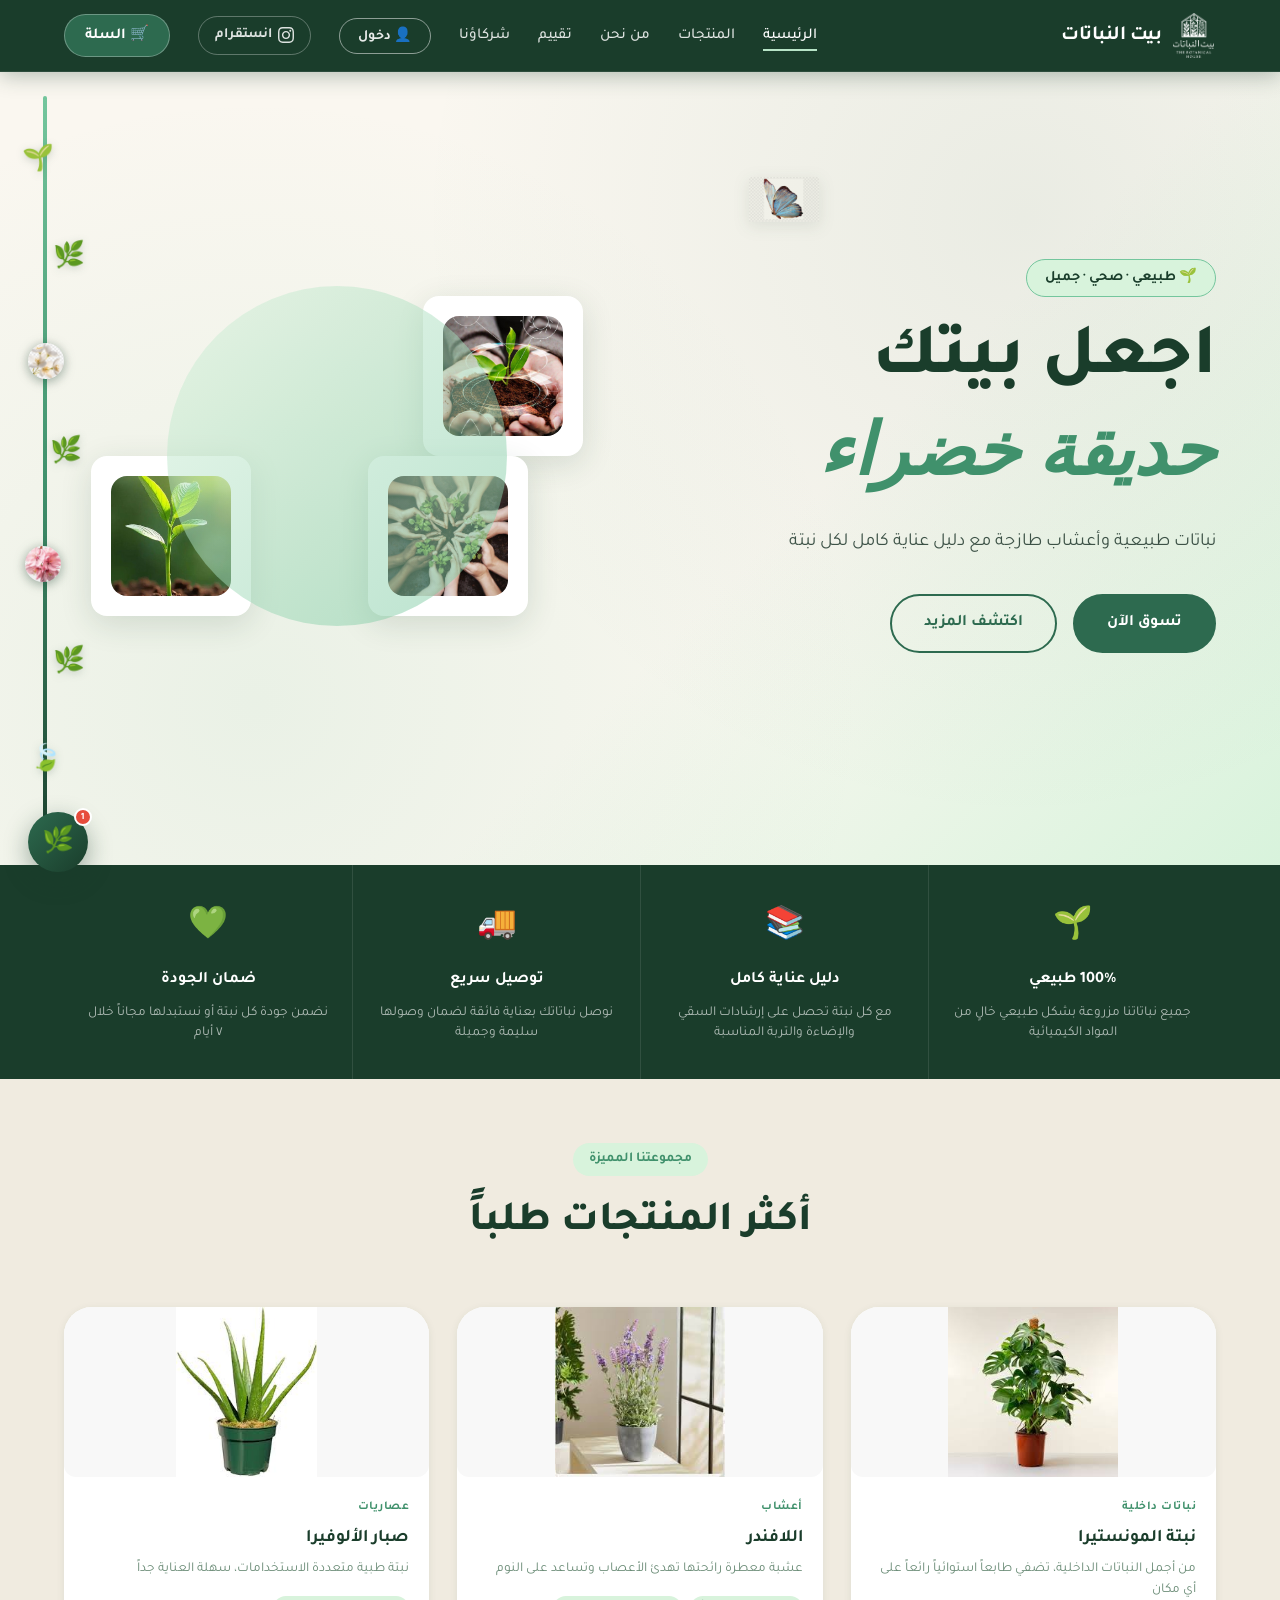
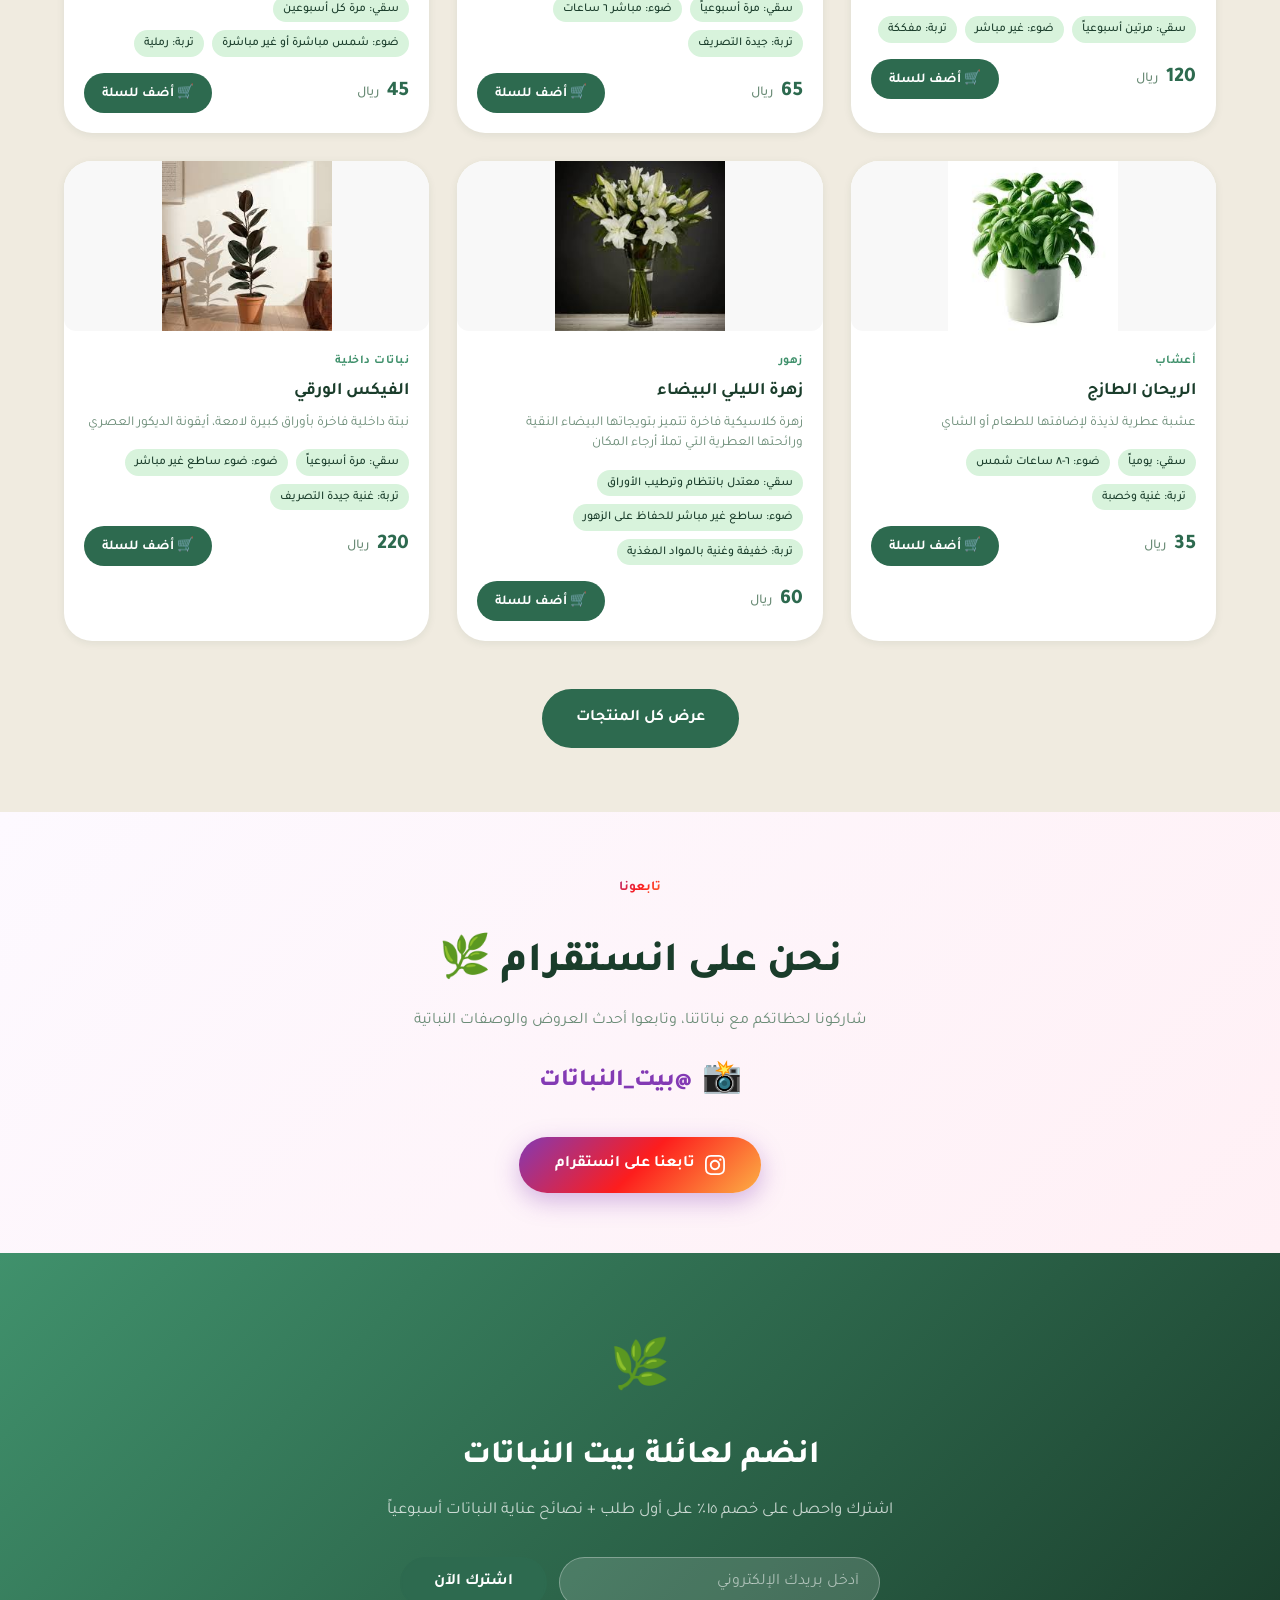
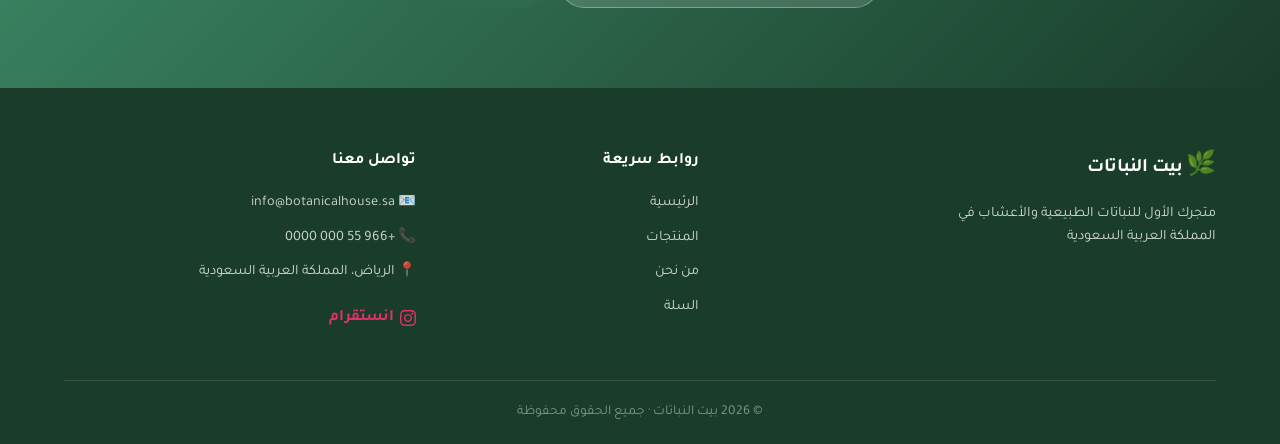
<file: index.html>
<!DOCTYPE html>
<html lang="ar" dir="rtl">
<head>
  <meta charset="UTF-8" />
  <meta name="viewport" content="width=device-width, initial-scale=1.0" />
  <title>بيت النباتات | The Botanical House</title>
  <link rel="stylesheet" href="style.css" />
  <link rel="preconnect" href="https://fonts.googleapis.com" />
  <link href="https://fonts.googleapis.com/css2?family=Tajawal:wght@300;400;500;700;800&family=Playfair+Display:ital@0;1&display=swap" rel="stylesheet" />
  <style>
   
    .navbar-home {
      position: fixed;
      top: 0; left: 0; right: 0;
      z-index: 200;
      display: flex;
      align-items: center;
      justify-content: space-between;
      padding: 0 5%;
      height: 72px;
      background: #1a3d2b;
      border-bottom: 1px solid rgba(255,255,255,0.08);
      box-shadow: 0 4px 20px rgba(26,61,43,0.3);
    }
    .navbar-home .nav-logo {
      display: flex; align-items: center; gap: 10px;
      font-size: 1.3rem; font-weight: 800;
    }
    .navbar-home .nav-logo .logo-text { color: #fff; }
    
    .navbar-home .nav-links {
      display: flex; align-items: center; gap: 28px;
      font-weight: 500; font-size: 0.95rem;
    }
    .navbar-home .nav-links a {
      color: rgba(255,255,255,0.85);
      transition: color 0.25s;
      position: relative;
    }
    .navbar-home .nav-links a::after {
      content: ''; position: absolute; bottom: -3px; right: 0;
      width: 0; height: 2px;
      background: #b7e4c7;
      transition: width 0.25s;
    }
    .navbar-home .nav-links a:hover,
    .navbar-home .nav-links a.active { color: #fff; }
    .navbar-home .nav-links a:hover::after,
    .navbar-home .nav-links a.active::after { width: 100%; }
    
    .navbar-home .cart-link {
      background: #2d6a4f;
      color: #fff !important;
      border: 1.5px solid rgba(255,255,255,0.3);
      padding: 8px 20px;
      border-radius: var(--radius-full);
      font-weight: 600;
      transition: all 0.3s;
    }
    .navbar-home .cart-link:hover {
      background: #40916c;
      border-color: rgba(255,255,255,0.5);
    }
    .navbar-home .cart-link::after { display: none !important; }
 
  
    .navbar-home .logo-img {
      filter: brightness(0) invert(1);
    }
 

    .instagram-nav-btn {
      display: flex; align-items: center; gap: 6px;
      padding: 7px 16px;
      border-radius: var(--radius-full);
      border: 1.5px solid rgba(255,255,255,0.3);
      color: rgba(255,255,255,0.85) !important;
      font-size: 0.88rem;
      font-weight: 600;
      transition: all 0.3s;
    }
    .instagram-nav-btn:hover {
      border-color: #e1306c;
      color: #ffb3c6 !important;
      background: rgba(225,48,108,0.15);
    }
    .instagram-nav-btn::after { display: none !important; }
 
   
    .hero {
      padding-top: 72px;
    }
 
   
    .promo-banner {
      background: linear-gradient(135deg, var(--green-dark) 0%, var(--green-main) 100%);
      color: #fff;
      text-align: center;
      padding: 12px 5%;
      font-size: 0.92rem;
      font-weight: 600;
      display: flex; align-items: center; justify-content: center; gap: 12px;
      position: relative;
      z-index: 199;
    }
    .promo-banner span.highlight {
      background: var(--sand);
      color: var(--text-dark);
      border-radius: 20px;
      padding: 3px 12px;
      font-weight: 800;
    }
 
   
    .instagram-section {
      padding: 60px 5%;
      background: linear-gradient(135deg, #fdf9ff 0%, #fff0f5 100%);
      text-align: center;
    }
    .instagram-section .section-tag { background: linear-gradient(135deg, #833ab4, #fd1d1d, #fcb045); -webkit-background-clip: text; -webkit-text-fill-color: transparent; }
    .insta-handle {
      font-size: 1.5rem;
      font-weight: 800;
      color: #833ab4;
      display: flex; align-items: center; justify-content: center; gap: 10px;
      margin: 16px 0;
    }
    .insta-icon { font-size: 2rem; }
    .btn-instagram {
      display: inline-flex;
      align-items: center; gap: 10px;
      padding: 14px 36px;
      border-radius: var(--radius-full);
      font-weight: 700;
      font-size: 1rem;
      background: linear-gradient(135deg, #833ab4, #fd1d1d, #fcb045);
      color: #fff;
      border: none;
      cursor: pointer;
      transition: all 0.3s;
      text-decoration: none;
      margin-top: 12px;
      box-shadow: 0 8px 24px rgba(131,58,180,0.35);
    }
    .btn-instagram:hover {
      transform: translateY(-3px);
      box-shadow: 0 12px 32px rgba(131,58,180,0.45);
    }
 
    .chat-fab {
      position: fixed;
      bottom: 28px;
      left: 28px;
      width: 60px; height: 60px;
      border-radius: 50%;
      background: linear-gradient(135deg, var(--green-main), var(--green-dark));
      color: #fff;
      font-size: 1.6rem;
      border: none;
      cursor: pointer;
      box-shadow: 0 8px 24px rgba(26,61,43,0.4);
      z-index: 1000;
      transition: all 0.3s;
      display: flex; align-items: center; justify-content: center;
      animation: pulse-chat 2.5s ease-in-out infinite;
    }
    .chat-fab:hover { transform: scale(1.12); box-shadow: 0 12px 32px rgba(26,61,43,0.5); }
    @keyframes pulse-chat {
      0%, 100% { box-shadow: 0 8px 24px rgba(26,61,43,0.4); }
      50% { box-shadow: 0 8px 32px rgba(26,61,43,0.6), 0 0 0 8px rgba(45,106,79,0.1); }
    }
    .chat-fab .chat-badge {
      position: absolute;
      top: -4px; right: -4px;
      width: 18px; height: 18px;
      background: #e74c3c;
      border-radius: 50%;
      border: 2px solid #fff;
      font-size: 0.6rem;
      display: flex; align-items: center; justify-content: center;
      font-weight: 700;
    }
 
    .chatbot-window {
      position: fixed;
      bottom: 100px;
      left: 28px;
      width: 340px;
      max-height: 500px;
      background: #fff;
      border-radius: 20px;
      box-shadow: 0 20px 60px rgba(26,61,43,0.25);
      z-index: 1001;
      display: flex; flex-direction: column;
      overflow: hidden;
      transition: all 0.35s cubic-bezier(0.34,1.56,0.64,1);
      transform-origin: bottom left;
    }
    .chatbot-window.hidden {
      transform: scale(0.7) translateY(20px);
      opacity: 0;
      pointer-events: none;
    }
    .chat-header {
      background: linear-gradient(135deg, var(--green-dark), var(--green-main));
      color: #fff;
      padding: 16px 20px;
      display: flex; align-items: center; gap: 12px;
    }
    .chat-avatar {
      width: 40px; height: 40px;
      background: rgba(255,255,255,0.2);
      border-radius: 50%;
      display: flex; align-items: center; justify-content: center;
      font-size: 1.3rem;
    }
    .chat-header-info h4 { font-size: 0.95rem; font-weight: 700; margin: 0; }
    .chat-header-info p { font-size: 0.78rem; opacity: 0.8; margin: 0; }
    .chat-close-btn {
      margin-right: auto;
      background: none; border: none;
      color: rgba(255,255,255,0.8);
      font-size: 1.2rem;
      cursor: pointer;
      padding: 4px 8px;
      border-radius: 6px;
      transition: background 0.2s;
    }
    .chat-close-btn:hover { background: rgba(255,255,255,0.15); color: #fff; }
 
    .chat-messages {
      flex: 1; overflow-y: auto;
      padding: 16px;
      display: flex; flex-direction: column; gap: 12px;
      max-height: 300px;
      background: #f9fafb;
    }
    .chat-msg {
      max-width: 82%;
      padding: 10px 14px;
      border-radius: 16px;
      font-size: 0.88rem;
      line-height: 1.5;
      animation: msgIn 0.3s ease;
    }
    @keyframes msgIn {
      from { transform: translateY(8px); opacity: 0; }
      to { transform: translateY(0); opacity: 1; }
    }
    .chat-msg.bot {
      background: #fff;
      color: var(--text-dark);
      border-radius: 16px 16px 16px 4px;
      box-shadow: 0 2px 8px rgba(0,0,0,0.06);
      align-self: flex-start;
    }
    .chat-msg.user {
      background: var(--green-main);
      color: #fff;
      border-radius: 16px 16px 4px 16px;
      align-self: flex-end;
    }
    .chat-typing {
      display: flex; gap: 5px; align-items: center;
      padding: 10px 14px;
      background: #fff;
      border-radius: 16px 16px 16px 4px;
      width: fit-content;
      box-shadow: 0 2px 8px rgba(0,0,0,0.06);
    }
    .chat-typing span {
      width: 7px; height: 7px;
      background: var(--green-light);
      border-radius: 50%;
      animation: typing-dot 1.2s ease-in-out infinite;
    }
    .chat-typing span:nth-child(2) { animation-delay: 0.2s; }
    .chat-typing span:nth-child(3) { animation-delay: 0.4s; }
    @keyframes typing-dot {
      0%, 100% { transform: translateY(0); opacity: 0.4; }
      50% { transform: translateY(-5px); opacity: 1; }
    }
 
    .chat-quick-replies {
      display: flex; flex-wrap: wrap; gap: 6px;
      padding: 10px 16px 0;
    }
    .quick-reply-btn {
      background: var(--green-pale);
      color: var(--green-dark);
      border: 1px solid var(--green-light);
      border-radius: 20px;
      padding: 6px 14px;
      font-size: 0.8rem;
      font-weight: 600;
      cursor: pointer;
      transition: all 0.2s;
      font-family: var(--font-arabic);
    }
    .quick-reply-btn:hover { background: var(--green-main); color: #fff; }
 
    .chat-input-area {
      padding: 12px 16px;
      display: flex; gap: 8px;
      border-top: 1px solid var(--green-pale);
      background: #fff;
    }
    .chat-input {
      flex: 1;
      border: 1.5px solid var(--green-pale);
      border-radius: var(--radius-full);
      padding: 10px 16px;
      font-family: var(--font-arabic);
      font-size: 0.88rem;
      outline: none;
      transition: border 0.2s;
      direction: rtl;
    }
    .chat-input:focus { border-color: var(--green-main); }
    .chat-send-btn {
      width: 40px; height: 40px;
      background: var(--green-main);
      color: #fff;
      border: none;
      border-radius: 50%;
      cursor: pointer;
      font-size: 1rem;
      display: flex; align-items: center; justify-content: center;
      transition: all 0.2s;
      flex-shrink: 0;
    }
    .chat-send-btn:hover { background: var(--green-dark); transform: scale(1.05); }
 
    
    .chat-powered {
      text-align: center;
      padding: 6px;
      font-size: 0.72rem;
      color: var(--text-soft);
      background: #f9fafb;
    }
  </style>
</head>
<body>
 
  
  <div class="promo-banner">
    🎉 أضف 3 منتجات أو أكثر واحصل على <span class="highlight">خصم 10% تلقائي</span> على طلبك!
  </div>
 
  
  <header class="navbar-home" id="mainNavbar">
    <div class="nav-logo">
      <img src="logo.jpg" alt="بيت النباتات" class="logo-img">
      <span class="logo-text">بيت النباتات</span>
    </div>
    <nav class="nav-links">
      <a href="index.html" class="active">الرئيسية</a>
      <a href="products.html">المنتجات</a>
      <a href="about.html">من نحن</a>
       <a href="feedback.html"> تقييم</a>
       <a href="partners.html">شركاؤنا</a>
      <a href="https://www.instagram.com/house_flowers25" target="_blank" class="instagram-nav-btn">
        <svg width="16" height="16" viewBox="0 0 24 24" fill="currentColor"><path d="M12 2.163c3.204 0 3.584.012 4.85.07 3.252.148 4.771 1.691 4.919 4.919.058 1.265.069 1.645.069 4.849 0 3.205-.012 3.584-.069 4.849-.149 3.225-1.664 4.771-4.919 4.919-1.266.058-1.644.07-4.85.07-3.204 0-3.584-.012-4.849-.07-3.26-.149-4.771-1.699-4.919-4.92-.058-1.265-.07-1.644-.07-4.849 0-3.204.013-3.583.07-4.849.149-3.227 1.664-4.771 4.919-4.919 1.266-.057 1.645-.069 4.849-.069zm0-2.163c-3.259 0-3.667.014-4.947.072-4.358.2-6.78 2.618-6.98 6.98-.059 1.281-.073 1.689-.073 4.948 0 3.259.014 3.668.072 4.948.2 4.358 2.618 6.78 6.98 6.98 1.281.058 1.689.072 4.948.072 3.259 0 3.668-.014 4.948-.072 4.354-.2 6.782-2.618 6.979-6.98.059-1.28.073-1.689.073-4.948 0-3.259-.014-3.667-.072-4.947-.196-4.354-2.617-6.78-6.979-6.98-1.281-.059-1.69-.073-4.949-.073zm0 5.838c-3.403 0-6.162 2.759-6.162 6.162s2.759 6.163 6.162 6.163 6.162-2.759 6.162-6.163c0-3.403-2.759-6.162-6.162-6.162zm0 10.162c-2.209 0-4-1.79-4-4 0-2.209 1.791-4 4-4s4 1.791 4 4c0 2.21-1.791 4-4 4zm6.406-11.845c-.796 0-1.441.645-1.441 1.44s.645 1.44 1.441 1.44c.795 0 1.439-.645 1.439-1.44s-.644-1.44-1.439-1.44z"/></svg>
                 انستقرام

      </a>
      <a href="cart.html" class="cart-link">
        🛒 السلة <span class="cart-count" id="cartCount">0</span>
      </a>
    </nav>
  </header>
 
 
  <section class="hero">
    <div class="hero-bg-pattern"></div>
 
    <div class="vine-container">
      <div class="vine-stem"></div>
      <span class="vine-leaf">🍃</span>
      <span class="vine-leaf">🌿</span>
      <span class="vine-leaf vine-flower">
        <img src="Rose.png" alt="ورد" class="vine-flower-img" />
      </span>
      <span class="vine-leaf">🌿</span>
      <span class="vine-leaf vine-flower">
        <img src=", Jasmin.png" alt="ياسمين" class="vine-flower-img" />
      </span>
      <span class="vine-leaf">🌿</span>
      <span class="vine-leaf">🌱</span>
    </div>
 
    <img src="Butterfly.png" alt="فراشة" class="deco-butterfly" />
 
    <div class="hero-content">
      <p class="hero-tag">🌱 طبيعي · صحي · جميل</p>
      <h1 class="hero-title">
        اجعل بيتك<br/>
        <em>حديقة خضراء</em>
      </h1>
      <p class="hero-subtitle">نباتات طبيعية وأعشاب طازجة مع دليل عناية كامل لكل نبتة</p>
      <div class="hero-cta">
        <a href="products.html" class="btn-primary">تسوق الآن</a>
        <a href="about.html" class="btn-outline">اكتشف المزيد</a>
      </div>
    </div>
 
    <div class="hero-visual">
      <div class="plant-card-float card-1">
        <img src="De.jpg" alt="زهور ياسمين" class="card-img" />
      </div>
      <div class="plant-card-float card-2">
        <img src="Sun.jpg" alt="ورد" class="card-img" />
      </div>
      <div class="plant-card-float card-3">
        <img src="Ha.jpg" alt="ورد" class="card-img" />
      </div>
      <div class="plant-circle"></div>
    </div>
  </section>
 
 
  <section class="features">
    <div class="feature-item">
      <div class="feature-icon">🌱</div>
      <h3>100% طبيعي</h3>
      <p>جميع نباتاتنا مزروعة بشكل طبيعي خالٍ من المواد الكيميائية</p>
    </div>
    <div class="feature-item">
      <div class="feature-icon">📚</div>
      <h3>دليل عناية كامل</h3>
      <p>مع كل نبتة تحصل على إرشادات السقي والإضاءة والتربة المناسبة</p>
    </div>
    <div class="feature-item">
      <div class="feature-icon">🚚</div>
      <h3>توصيل سريع</h3>
      <p>نوصل نباتاتك بعناية فائقة لضمان وصولها سليمة وجميلة</p>
    </div>
    <div class="feature-item">
      <div class="feature-icon">💚</div>
      <h3>ضمان الجودة</h3>
      <p>نضمن جودة كل نبتة أو نستبدلها مجاناً خلال ٧ أيام</p>
    </div>
  </section>
 
  
  <section class="section products-section">
    <div class="section-header">
      <span class="section-tag">مجموعتنا المميزة</span>
      <h2 class="section-title">أكثر المنتجات طلباً</h2>
    </div>
    <div class="products-grid" id="featuredProducts"></div>
    <div class="section-footer">
      <a href="products.html" class="btn-primary">عرض كل المنتجات</a>
    </div>
  </section>
 
  
  <section class="instagram-section">
    <span class="section-tag">تابعونا</span>
    <h2 class="section-title" style="margin: 12px 0 8px;">نحن على انستقرام 🌿</h2>
    <p style="color: var(--text-soft); max-width: 480px; margin: 0 auto 20px;">
      شاركونا لحظاتكم مع نباتاتنا، وتابعوا أحدث العروض والوصفات النباتية
    </p>
    <div class="insta-handle">
      <span class="insta-icon">📸</span>
      @بيت_النباتات
    </div>
    <a href="https://www.instagram.com/house_flowers25?igsh=a3NpcDI3Zm55aTQ3&utm_source=qr" target="_blank" class="btn-instagram">
      <svg width="20" height="20" viewBox="0 0 24 24" fill="white"><path d="M12 2.163c3.204 0 3.584.012 4.85.07 3.252.148 4.771 1.691 4.919 4.919.058 1.265.069 1.645.069 4.849 0 3.205-.012 3.584-.069 4.849-.149 3.225-1.664 4.771-4.919 4.919-1.266.058-1.644.07-4.85.07-3.204 0-3.584-.012-4.849-.07-3.26-.149-4.771-1.699-4.919-4.92-.058-1.265-.07-1.644-.07-4.849 0-3.204.013-3.583.07-4.849.149-3.227 1.664-4.771 4.919-4.919 1.266-.057 1.645-.069 4.849-.069zm0-2.163c-3.259 0-3.667.014-4.947.072-4.358.2-6.78 2.618-6.98 6.98-.059 1.281-.073 1.689-.073 4.948 0 3.259.014 3.668.072 4.948.2 4.358 2.618 6.78 6.98 6.98 1.281.058 1.689.072 4.948.072 3.259 0 3.668-.014 4.948-.072 4.354-.2 6.782-2.618 6.979-6.98.059-1.28.073-1.689.073-4.948 0-3.259-.014-3.667-.072-4.947-.196-4.354-2.617-6.78-6.979-6.98-1.281-.059-1.69-.073-4.949-.073zm0 5.838c-3.403 0-6.162 2.759-6.162 6.162s2.759 6.163 6.162 6.163 6.162-2.759 6.162-6.163c0-3.403-2.759-6.162-6.162-6.162zm0 10.162c-2.209 0-4-1.79-4-4 0-2.209 1.791-4 4-4s4 1.791 4 4c0 2.21-1.791 4-4 4zm6.406-11.845c-.796 0-1.441.645-1.441 1.44s.645 1.44 1.441 1.44c.795 0 1.439-.645 1.439-1.44s-.644-1.44-1.439-1.44z"/></svg>
      تابعنا على انستقرام
    </a>
  </section>
 
  
  <section class="newsletter">
    <div class="newsletter-content">
      <span class="newsletter-icon">🌿</span>
      <h2>انضم لعائلة بيت النباتات</h2>
      <p>اشترك واحصل على خصم ١٥٪ على أول طلب + نصائح عناية النباتات أسبوعياً</p>
      <form class="newsletter-form" onsubmit="subscribeNewsletter(event)">
        <input type="email" placeholder="أدخل بريدك الإلكتروني" required />
        <button type="submit" class="btn-primary">اشترك الآن</button>
      </form>
    </div>
  </section>
 
  
  <footer class="footer">
    <div class="footer-grid">
      <div class="footer-brand">
        <span class="logo-leaf">🌿</span>
        <span class="logo-text">بيت النباتات</span>
        <p>متجرك الأول للنباتات الطبيعية والأعشاب في المملكة العربية السعودية</p>
      </div>
      <div class="footer-links">
        <h4>روابط سريعة</h4>
        <a href="index.html">الرئيسية</a>
        <a href="products.html">المنتجات</a>
        <a href="about.html">من نحن</a>
        <a href="cart.html">السلة</a>
      </div>
      <div class="footer-contact">
        <h4>تواصل معنا</h4>
        <p>📧 info@botanicalhouse.sa</p>
        <p>📞 +966 55 000 0000</p>
        <p>📍 الرياض، المملكة العربية السعودية</p>
        <a href="https://www.instagram.com/house_flowers25?igsh=a3NpcDI3Zm55aTQ3&utm_source=qr" target="_blank" style="display:inline-flex;align-items:center;gap:6px;margin-top:10px;color:#e1306c;font-weight:600;">
          <svg width="16" height="16" viewBox="0 0 24 24" fill="currentColor"><path d="M12 2.163c3.204 0 3.584.012 4.85.07 3.252.148 4.771 1.691 4.919 4.919.058 1.265.069 1.645.069 4.849 0 3.205-.012 3.584-.069 4.849-.149 3.225-1.664 4.771-4.919 4.919-1.266.058-1.644.07-4.85.07-3.204 0-3.584-.012-4.849-.07-3.26-.149-4.771-1.699-4.919-4.92-.058-1.265-.07-1.644-.07-4.849 0-3.204.013-3.583.07-4.849.149-3.227 1.664-4.771 4.919-4.919 1.266-.057 1.645-.069 4.849-.069zm0-2.163c-3.259 0-3.667.014-4.947.072-4.358.2-6.78 2.618-6.98 6.98-.059 1.281-.073 1.689-.073 4.948 0 3.259.014 3.668.072 4.948.2 4.358 2.618 6.78 6.98 6.98 1.281.058 1.689.072 4.948.072 3.259 0 3.668-.014 4.948-.072 4.354-.2 6.782-2.618 6.979-6.98.059-1.28.073-1.689.073-4.948 0-3.259-.014-3.667-.072-4.947-.196-4.354-2.617-6.78-6.979-6.98-1.281-.059-1.69-.073-4.949-.073zm0 5.838c-3.403 0-6.162 2.759-6.162 6.162s2.759 6.163 6.162 6.163 6.162-2.759 6.162-6.163c0-3.403-2.759-6.162-6.162-6.162zm0 10.162c-2.209 0-4-1.79-4-4 0-2.209 1.791-4 4-4s4 1.791 4 4c0 2.21-1.791 4-4 4zm6.406-11.845c-.796 0-1.441.645-1.441 1.44s.645 1.44 1.441 1.44c.795 0 1.439-.645 1.439-1.44s-.644-1.44-1.439-1.44z"/></svg>
          انستقرام
        </a>
      </div>
    </div>
    <div class="footer-bottom">
      <p>© 2026 بيت النباتات · جميع الحقوق محفوظة</p>
    </div>
  </footer>
 
  
 
  <script src="data.js"></script>
<script src="app.js"></script>
<!-- قسم الشات  -->
<style>
  .chat-fab {
    position: fixed; bottom: 28px; left: 28px;
    width: 60px; height: 60px; border-radius: 50%;
    background: linear-gradient(135deg, #2d6a4f, #1a3d2b);
    color: #fff; font-size: 1.6rem; border: none;
    cursor: pointer; box-shadow: 0 8px 24px rgba(26,61,43,0.4);
    z-index: 1000; transition: all 0.3s;
    display: flex; align-items: center; justify-content: center;
    animation: pulse-chat 2.5s ease-in-out infinite;
  }
  .chat-fab:hover { transform: scale(1.12); }
  @keyframes pulse-chat {
    0%, 100% { box-shadow: 0 8px 24px rgba(26,61,43,0.4); }
    50% { box-shadow: 0 8px 32px rgba(26,61,43,0.6), 0 0 0 8px rgba(45,106,79,0.1); }
  }
  .chat-fab .chat-badge {
    position: absolute; top: -4px; right: -4px;
    width: 18px; height: 18px; background: #e74c3c;
    border-radius: 50%; border: 2px solid #fff;
    font-size: 0.6rem; display: flex; align-items: center;
    justify-content: center; font-weight: 700;
  }
  .chatbot-window {
    position: fixed; bottom: 100px; left: 28px; width: 340px;
    max-height: 500px; background: #fff; border-radius: 20px;
    box-shadow: 0 20px 60px rgba(26,61,43,0.25); z-index: 1001;
    display: flex; flex-direction: column; overflow: hidden;
    transition: all 0.35s cubic-bezier(0.34,1.56,0.64,1);
    transform-origin: bottom left;
  }
  .chatbot-window.hidden {
    transform: scale(0.7) translateY(20px);
    opacity: 0; pointer-events: none;
  }
  .chat-header {
    background: linear-gradient(135deg, #1a3d2b, #2d6a4f);
    color: #fff; padding: 16px 20px;
    display: flex; align-items: center; gap: 12px;
  }
  .chat-avatar {
    width: 40px; height: 40px; background: rgba(255,255,255,0.2);
    border-radius: 50%; display: flex; align-items: center;
    justify-content: center; font-size: 1.3rem;
  }
  .chat-header-info h4 { font-size: 0.95rem; font-weight: 700; margin: 0; }
  .chat-header-info p { font-size: 0.78rem; opacity: 0.8; margin: 0; }
  .chat-close-btn {
    margin-right: auto; background: none; border: none;
    color: rgba(255,255,255,0.8); font-size: 1.2rem;
    cursor: pointer; padding: 4px 8px; border-radius: 6px;
  }
  .chat-close-btn:hover { background: rgba(255,255,255,0.15); color: #fff; }
  .chat-messages {
    flex: 1; overflow-y: auto; padding: 16px;
    display: flex; flex-direction: column; gap: 12px;
    max-height: 340px; background: #f9fafb;
  }
  .chat-msg {
    max-width: 82%; padding: 10px 14px; border-radius: 16px;
    font-size: 0.88rem; line-height: 1.5; white-space: pre-line;
    animation: msgIn 0.3s ease;
  }
  @keyframes msgIn {
    from { transform: translateY(8px); opacity: 0; }
    to { transform: translateY(0); opacity: 1; }
  }
  .chat-msg.bot {
    background: #fff; color: #1a3d2b;
    border-radius: 16px 16px 16px 4px;
    box-shadow: 0 2px 8px rgba(0,0,0,0.06); align-self: flex-start;
  }
  .chat-msg.user {
    background: #2d6a4f; color: #fff;
    border-radius: 16px 16px 4px 16px; align-self: flex-end;
  }
  .quick-reply-btn {
    background: #d8f3dc; color: #1a3d2b;
    border: 1px solid #b7e4c7; border-radius: 20px;
    padding: 6px 14px; font-size: 0.8rem; font-weight: 600;
    cursor: pointer; transition: all 0.2s; font-family: inherit;
  }
  .quick-reply-btn:hover { background: #2d6a4f; color: #fff; }
  .chat-powered {
    text-align: center; padding: 6px;
    font-size: 0.72rem; color: #6b8c77; background: #f9fafb;
  }
</style>

<button class="chat-fab" onclick="toggleChat()" id="chatFab">
  🌿
  <span class="chat-badge">1</span>
</button>

<div class="chatbot-window hidden" id="chatbotWindow">
  <div class="chat-header">
    <div class="chat-avatar">🌿</div>
    <div class="chat-header-info">
      <h4>مساعد بيت النباتات</h4>
      <p>متصل الآن · يرد فوراً</p>
    </div>
    <button class="chat-close-btn" onclick="toggleChat()">✕</button>
  </div>
  <div class="chat-messages" id="chatMessages"></div>
  <div class="chat-powered">مساعد بيت النباتات 🌿</div>
</div>

<script>

let chatOpen = false;
let chatStarted = false;

function toggleChat() {
  chatOpen = !chatOpen;
  const win = document.getElementById("chatbotWindow");
  const fab = document.getElementById("chatFab");
  if (chatOpen) {
    win.classList.remove("hidden");
    fab.innerHTML = "✕";
    if (!chatStarted) {
      chatStarted = true;
      setTimeout(startChat, 300);
    }
  } else {
    win.classList.add("hidden");
    fab.innerHTML = '🌿<span class="chat-badge">1</span>';
  }
}

function startChat() {
  botMsg("مرحباً! 🌱 أنا مساعدك في بيت النباتات.");
  setTimeout(() => showMainMenu(), 600);
}

function showMainMenu() {
  botMsg("كيف أقدر أساعدك اليوم؟ اختر من القائمة:");
  showOptions([
    { label: "🌿 ساعدني أختار نبتة",   action: () => flowPlantHelper_step1() },
    { label: "📦 معلومات التوصيل",       action: () => flowDelivery() },
    { label: "🏷️ العروض والخصومات",     action: () => flowOffers() },
    { label: "🔍 تصفح حسب الفئة",       action: () => flowBrowseCategory() },
    { label: "💚 سياسة الضمان",          action: () => flowWarranty() },
    { label: "📞 تواصل معنا",            action: () => flowContact() },
  ]);
}

function flowPlantHelper_step1() {
  userMsg("🌿 ساعدني أختار نبتة");
  botMsg("بكل سرور! 🌱 خليني أساعدك تلقى النبتة المثالية.");
  setTimeout(() => {
    botMsg("أين ستضع النبتة؟");
    showOptions([
      { label: "🏠 داخل المنزل",   action: () => flowPlantHelper_step2("indoor") },
      { label: "🌞 خارج المنزل",   action: () => flowPlantHelper_step2("outdoor") },
      { label: "🏢 في المكتب",     action: () => flowPlantHelper_step2("office") },
      { label: "🛏️ غرفة النوم",    action: () => flowPlantHelper_step2("bedroom") },
    ]);
  }, 400);
}

function flowPlantHelper_step2(location) {
  const labels = { indoor:"داخل المنزل", outdoor:"خارج المنزل", office:"في المكتب", bedroom:"غرفة النوم" };
  userMsg(labels[location]);
  setTimeout(() => {
    botMsg("ما الغرض الأساسي من النبتة؟");
    showOptions([
      { label: "🎨 للديكور والجمال",  action: () => flowPlantHelper_step3(location, "deco") },
      { label: "💨 لتنقية الهواء",    action: () => flowPlantHelper_step3(location, "air") },
      { label: "🌸 للعطر والرائحة",   action: () => flowPlantHelper_step3(location, "scent") },
      { label: "🌿 للاستخدام الطبي",  action: () => flowPlantHelper_step3(location, "medical") },
      { label: "🍽️ للطهي والأكل",    action: () => flowPlantHelper_step3(location, "cooking") },
    ]);
  }, 400);
}

function flowPlantHelper_step3(location, purpose) {
  const labels = { deco:"للديكور", air:"لتنقية الهواء", scent:"للعطر", medical:"للاستخدام الطبي", cooking:"للطهي" };
  userMsg(labels[purpose]);
  setTimeout(() => {
    botMsg("كم وقتك لعناية النبتة أسبوعياً؟");
    showOptions([
      { label: "⚡ أقل من 5 دقائق",   action: () => showPlantResults(location, purpose, "lazy") },
      { label: "🕐 10–15 دقيقة",      action: () => showPlantResults(location, purpose, "medium") },
      { label: "⏰ أكثر من 15 دقيقة", action: () => showPlantResults(location, purpose, "active") },
    ]);
  }, 400);
}

function showPlantResults(location, purpose, care) {
  userMsg(care === "lazy" ? "أقل من 5 دقائق" : care === "medium" ? "10–15 دقيقة" : "أكثر من 15 دقيقة");
  let results = [];
  if (purpose === "cooking")       results = PRODUCTS.filter(p => p.category === "herbs");
  else if (purpose === "medical")  results = PRODUCTS.filter(p => p.category === "herbs" || p.nameEn === "Aloe Vera");
  else if (purpose === "scent")    results = PRODUCTS.filter(p => ["Lavender","Arabian Jasmine","Damask Rose","Rosemary"].includes(p.nameEn));
  else if (purpose === "air")      results = PRODUCTS.filter(p => ["Monstera Deliciosa","Bamboo Palm","Peace Lily","Golden Pothos","Fiddle Leaf Fig","Philodendron"].includes(p.nameEn));
  else if (purpose === "deco")     results = PRODUCTS.filter(p => p.category === "succulents" || p.category === "flowers" || p.nameEn === "Fiddle Leaf Fig");
  if (care === "lazy") results = results.filter(p => p.care.some(c => c.includes("شهر") || c.includes("أسبوعين") || c.includes("مرة أسبوعياً")));
  if (location === "outdoor")      results = results.filter(p => p.category !== "indoor");
  if (results.length === 0) results = PRODUCTS.slice(0, 3);
  results = results.slice(0, 3);
  setTimeout(() => {
    botMsg("🌟 إليك أفضل الخيارات المناسبة لك:");
    results.forEach((p, i) => {
      setTimeout(() => { botMsg(`${i+1}. ${p.name}\n💰 السعر: ${p.price} ريال\n📝 ${p.description}`); }, i * 300);
    });
    setTimeout(() => {
      botMsg("تبي تعرف أكثر عن أي نبتة؟");
      showOptions([
        ...results.map(p => ({ label: `🌿 ${p.name}`, action: () => showPlantDetail(p) })),
        { label: "🏠 القائمة الرئيسية", action: () => { userMsg("القائمة الرئيسية"); setTimeout(showMainMenu, 300); } }
      ]);
    }, results.length * 300 + 400);
  }, 400);
}

function showPlantDetail(p) {
  userMsg(`🌿 ${p.name}`);
  setTimeout(() => {
    botMsg(`🌿 ${p.name}\n💰 ${p.price} ريال | ${p.categoryLabel}\n\n📝 ${p.description}\n\n🌱 ${p.care.join(" | ")}\n\n✨ ${p.benefits}`);
    setTimeout(() => {
      showOptions([
        { label: "🏠 القائمة الرئيسية", action: () => { userMsg("القائمة الرئيسية"); setTimeout(showMainMenu, 300); } }
      ]);
    }, 400);
  }, 400);
}

function flowDelivery() {
  userMsg("📦 معلومات التوصيل");
  setTimeout(() => {
    botMsg("🚚 خدمات التوصيل المتاحة:");
    setTimeout(() => { botMsg("📦 أرامكس\n⏱️ المدة: 2–4 أيام عمل\n💰 الرسوم: 25 ريال"); }, 300);
    setTimeout(() => { botMsg("📦 سبل\n⏱️ المدة: 3–5 أيام عمل\n💰 الرسوم: 20 ريال"); }, 600);
    setTimeout(() => {
      botMsg("التوصيل لجميع مناطق المملكة 🇸🇦");
      showOptions([{ label: "🏠 القائمة الرئيسية", action: () => { userMsg("القائمة الرئيسية"); setTimeout(showMainMenu, 300); } }]);
    }, 900);
  }, 400);
}

function flowOffers() {
  userMsg("🏷️ العروض والخصومات");
  setTimeout(() => {
    botMsg("🎉 العروض الحالية:");
    setTimeout(() => { botMsg("✅ منتجان إلى 4 منتجات\n→ خصم 15% تلقائي"); }, 300);
    setTimeout(() => { botMsg("✅ 5 منتجات فأكثر\n→ خصم 20% تلقائي"); }, 600);
    setTimeout(() => { botMsg("✅ كود WELCOME\n→ خصم 10% على أول طلب فقط 🎁"); }, 900);
    setTimeout(() => {
      showOptions([{ label: "🏠 القائمة الرئيسية", action: () => { userMsg("القائمة الرئيسية"); setTimeout(showMainMenu, 300); } }]);
    }, 1200);
  }, 400);
}

function flowBrowseCategory() {
  userMsg("🔍 تصفح حسب الفئة");
  setTimeout(() => {
    botMsg("اختر الفئة:");
    showOptions([
      { label: "🌿 نباتات داخلية",    action: () => showCategory("indoor",    "نباتات داخلية") },
      { label: "🌸 زهور",             action: () => showCategory("flowers",   "زهور") },
      { label: "🌵 عصاريات",          action: () => showCategory("succulents","عصاريات") },
      { label: "🌱 أعشاب",            action: () => showCategory("herbs",     "أعشاب") },
      { label: "🏠 القائمة الرئيسية", action: () => { userMsg("القائمة الرئيسية"); setTimeout(showMainMenu, 300); } }
    ]);
  }, 400);
}

function showCategory(cat, label) {
  userMsg(label);
  const list = PRODUCTS.filter(p => p.category === cat);
  setTimeout(() => {
    botMsg(`🌿 ${label} (${list.length} منتج):\n` + list.map(p => `• ${p.name} — ${p.price} ريال`).join("\n"));
    setTimeout(() => {
      const opts = list.slice(0, 5).map(p => ({ label: `🌿 ${p.name}`, action: () => showPlantDetail(p) }));
      opts.push({ label: "🏠 القائمة الرئيسية", action: () => { userMsg("القائمة الرئيسية"); setTimeout(showMainMenu, 300); } });
      showOptions(opts);
    }, 400);
  }, 400);
}

function flowWarranty() {
  userMsg("💚 سياسة الضمان");
  setTimeout(() => {
    botMsg("💚 ضمان 7 أيام كاملة\nإذا وصلتك النبتة تالفة نستبدلها مجاناً.");
    setTimeout(() => { botMsg("✅ نباتات طبيعية 100% خالية من المواد الكيميائية\n✅ مع كل نبتة دليل عناية كامل"); }, 400);
    setTimeout(() => {
      showOptions([{ label: "🏠 القائمة الرئيسية", action: () => { userMsg("القائمة الرئيسية"); setTimeout(showMainMenu, 300); } }]);
    }, 800);
  }, 400);
}

function flowContact() {
  userMsg("📞 تواصل معنا");
  setTimeout(() => {
    botMsg("📷 انستقرام: house_flowers25@\n📧 info@botanicalhouse.sa\n📞 +966 55 000 0000\n📍 الرياض، المملكة العربية السعودية");
    setTimeout(() => {
      showOptions([{ label: "🏠 القائمة الرئيسية", action: () => { userMsg("القائمة الرئيسية"); setTimeout(showMainMenu, 300); } }]);
    }, 400);
  }, 400);
}

function botMsg(text) {
  const msgs = document.getElementById("chatMessages");
  const div = document.createElement("div");
  div.className = "chat-msg bot";
  div.style.whiteSpace = "pre-line";
  div.textContent = text;
  msgs.appendChild(div);
  msgs.scrollTop = msgs.scrollHeight;
}

function userMsg(text) {
  const msgs = document.getElementById("chatMessages");
  const div = document.createElement("div");
  div.className = "chat-msg user";
  div.textContent = text;
  msgs.appendChild(div);
  msgs.scrollTop = msgs.scrollHeight;
}

function showOptions(options) {
  const msgs = document.getElementById("chatMessages");
  const wrap = document.createElement("div");
  wrap.style.cssText = "display:flex;flex-wrap:wrap;gap:7px;margin-top:2px;";
  options.forEach(opt => {
    const btn = document.createElement("button");
    btn.className = "quick-reply-btn";
    btn.textContent = opt.label;
    btn.onclick = () => {
      wrap.querySelectorAll("button").forEach(b => { b.disabled = true; b.style.opacity = "0.45"; b.style.cursor = "default"; });
      opt.action();
    };
    wrap.appendChild(btn);
  });
  msgs.appendChild(wrap);
  msgs.scrollTop = msgs.scrollHeight;
}
</script>
</body>
</html>
</file>
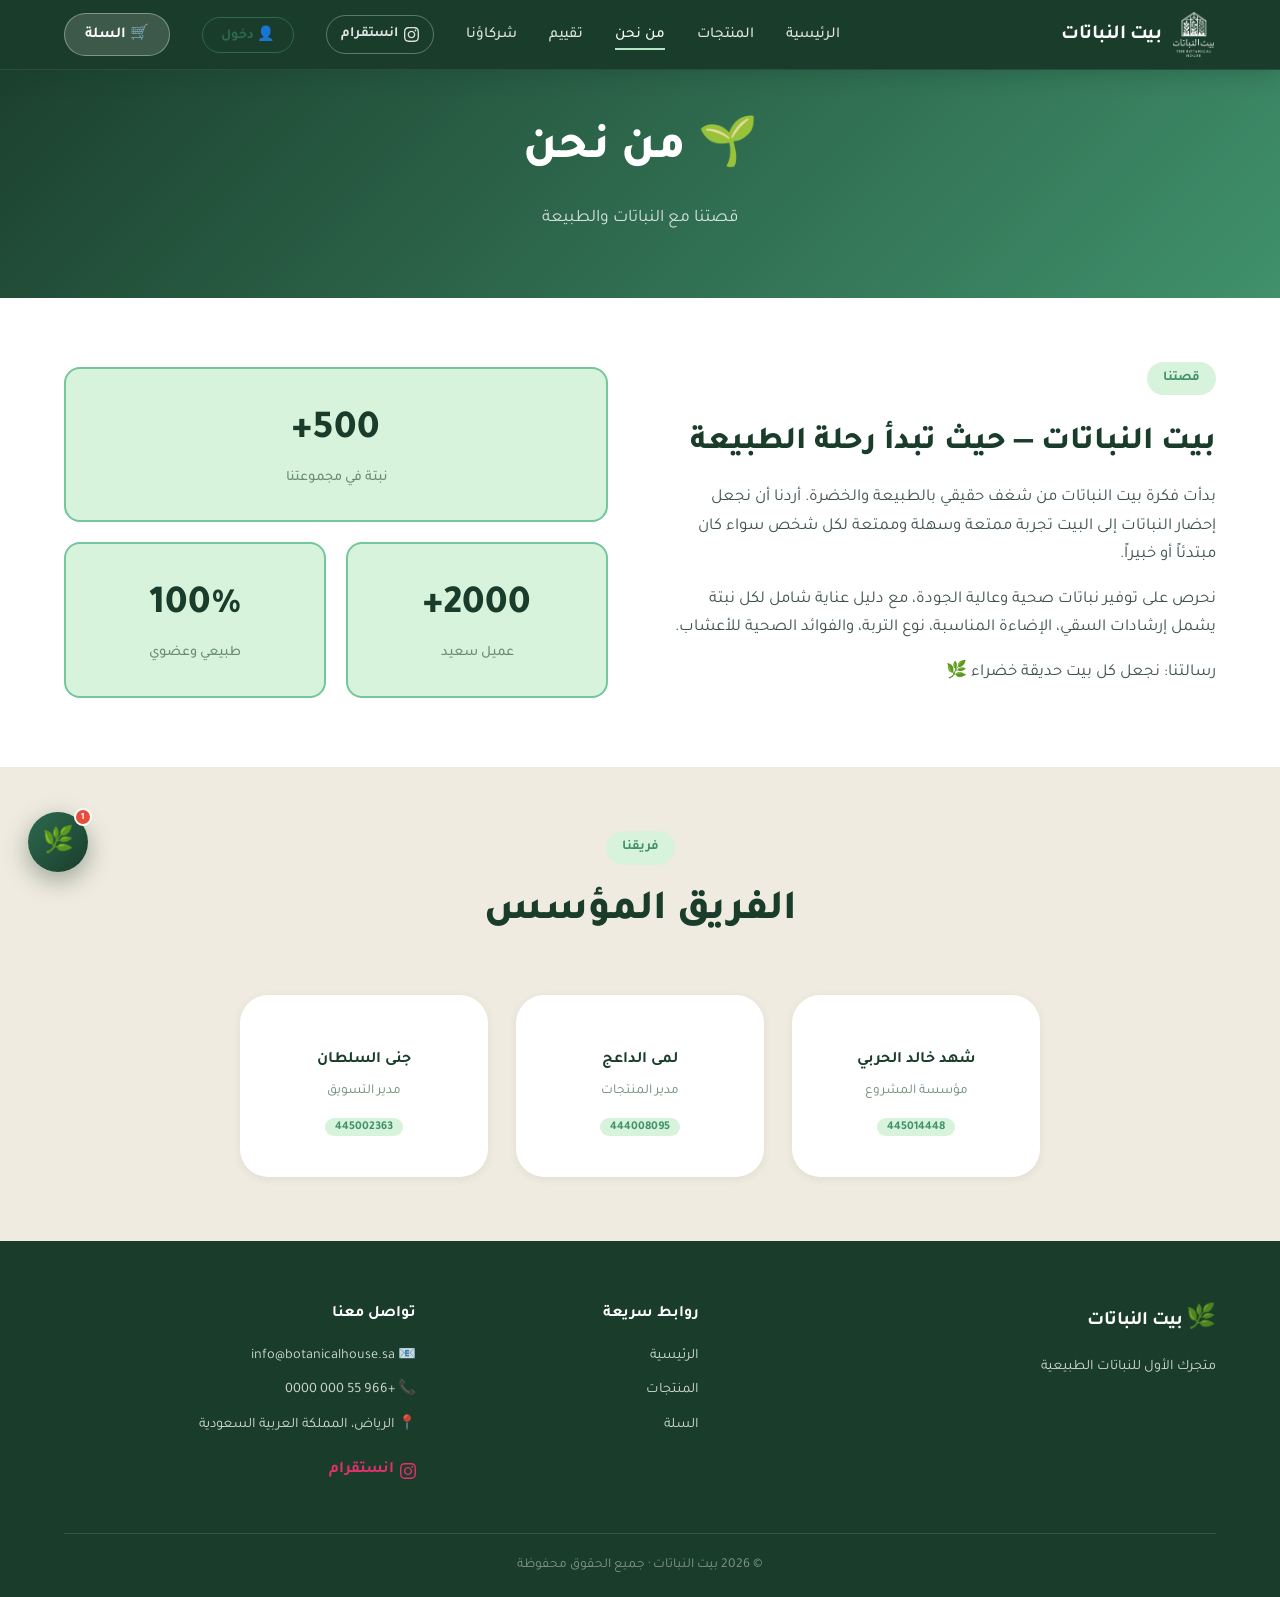
<file: about.html>
<!DOCTYPE html>
<html lang="ar" dir="rtl">
<head>
  <meta charset="UTF-8" />
  <meta name="viewport" content="width=device-width, initial-scale=1.0" />
  <title>من نحن | بيت النباتات</title>
  <link rel="stylesheet" href="style.css" />
  <link rel="preconnect" href="https://fonts.googleapis.com" />
  <link href="https://fonts.googleapis.com/css2?family=Tajawal:wght@300;400;500;700;800&family=Playfair+Display:ital@0;1&display=swap" rel="stylesheet" />
</head>
<body>

  <header class="navbar">
    <div class="nav-logo">
      <img src="logo.jpg" alt="بيت النباتات" class="logo-img">
<span class="logo-text">بيت النباتات</span>
    </div>
    <nav class="nav-links">
      <a href="index.html">الرئيسية</a>
      <a href="products.html">المنتجات</a>
      <a href="about.html" class="active">من نحن</a>
      <a href="feedback.html"> تقييم</a>
      <a href="partners.html"> شركاؤنا</a>
      <a href="https://www.instagram.com/house_flowers25" target="_blank" class="instagram-nav-btn">
        <svg width="15" height="15" viewBox="0 0 24 24" fill="currentColor"><path d="M12 2.163c3.204 0 3.584.012 4.85.07 3.252.148 4.771 1.691 4.919 4.919.058 1.265.069 1.645.069 4.849 0 3.205-.012 3.584-.069 4.849-.149 3.225-1.664 4.771-4.919 4.919-1.266.058-1.644.07-4.85.07-3.204 0-3.584-.012-4.849-.07-3.26-.149-4.771-1.699-4.919-4.92-.058-1.265-.07-1.644-.07-4.849 0-3.204.013-3.583.07-4.849.149-3.227 1.664-4.771 4.919-4.919 1.266-.057 1.645-.069 4.849-.069zm0-2.163c-3.259 0-3.667.014-4.947.072-4.358.2-6.78 2.618-6.98 6.98-.059 1.281-.073 1.689-.073 4.948 0 3.259.014 3.668.072 4.948.2 4.358 2.618 6.78 6.98 6.98 1.281.058 1.689.072 4.948.072 3.259 0 3.668-.014 4.948-.072 4.354-.2 6.782-2.618 6.979-6.98.059-1.28.073-1.689.073-4.948 0-3.259-.014-3.667-.072-4.947-.196-4.354-2.617-6.78-6.979-6.98-1.281-.059-1.69-.073-4.949-.073zm0 5.838c-3.403 0-6.162 2.759-6.162 6.162s2.759 6.163 6.162 6.163 6.162-2.759 6.162-6.163c0-3.403-2.759-6.162-6.162-6.162zm0 10.162c-2.209 0-4-1.79-4-4 0-2.209 1.791-4 4-4s4 1.791 4 4c0 2.21-1.791 4-4 4zm6.406-11.845c-.796 0-1.441.645-1.441 1.44s.645 1.44 1.441 1.44c.795 0 1.439-.645 1.439-1.44s-.644-1.44-1.439-1.44z"/></svg>
        انستقرام
      </a>
      <a href="cart.html" class="cart-link">
        🛒 السلة <span class="cart-count" id="cartCount">0</span>
      </a>
    </nav>
  </header>

  <section class="page-hero">
    <h1>🌱 من نحن</h1>
    <p>قصتنا مع النباتات والطبيعة</p>
  </section>

  <section class="about-section section">
    <div class="about-grid">
      <div class="about-text">
        <span class="section-tag">قصتنا</span>
        <h2>بيت النباتات — حيث تبدأ رحلة الطبيعة</h2>
        <p>
          بدأت فكرة بيت النباتات من شغف حقيقي بالطبيعة والخضرة. أردنا أن نجعل إحضار النباتات إلى البيت تجربة ممتعة وسهلة وممتعة لكل شخص سواء كان مبتدئاً أو خبيراً.
        </p>
        <p>
          نحرص على توفير نباتات صحية وعالية الجودة، مع دليل عناية شامل لكل نبتة يشمل إرشادات السقي، الإضاءة المناسبة، نوع التربة، والفوائد الصحية للأعشاب.
        </p>
        <p>
          رسالتنا: نجعل كل بيت حديقة خضراء 🌿
        </p>
      </div>
      <div class="about-visual">
        <div class="about-stat">
          <span class="stat-number">500+</span>
          <span class="stat-label">نبتة في مجموعتنا</span>
        </div>
        <div class="about-stat">
          <span class="stat-number">2000+</span>
          <span class="stat-label">عميل سعيد</span>
        </div>
        <div class="about-stat">
          <span class="stat-number">100%</span>
          <span class="stat-label">طبيعي وعضوي</span>
        </div>
      </div>
    </div>
  </section>

  
  <section class="section team-section">
    <div class="section-header">
      <span class="section-tag">فريقنا</span>
      <h2 class="section-title">الفريق المؤسس</h2>
    </div>
    <div class="team-grid">
      <div class="team-card">
        <div class="team-avatar"></div>
        <h3>شهد خالد الحربي</h3>
        <p>مؤسسة المشروع</p>
        <span class="student-id">445014448</span>
      </div>
      <div class="team-card">
        <div class="team-avatar"></div>
        <h3>لمى الداعج</h3>
        <p>مدير المنتجات</p>
        <span class="student-id">444008095</span>
      </div>
      <div class="team-card">
        <div class="team-avatar"></div>
        <h3>جنى السلطان</h3>
        <p>مدير التسويق</p>
        <span class="student-id">445002363</span>
      </div>
    </div>
  </section>

  <footer class="footer">
    <div class="footer-grid">
      <div class="footer-brand">
        <span class="logo-leaf">🌿</span>
        <span class="logo-text">بيت النباتات</span>
        <p>متجرك الأول للنباتات الطبيعية</p>
      </div>
      <div class="footer-links">
        <h4>روابط سريعة</h4>
        <a href="index.html">الرئيسية</a>
        <a href="products.html">المنتجات</a>
        <a href="cart.html">السلة</a>
      </div>
      <div class="footer-contact">
        <h4>تواصل معنا</h4>
        <p>📧 info@botanicalhouse.sa</p>
        <p>📞 +966 55 000 0000</p>
        <p>📍 الرياض، المملكة العربية السعودية</p>
        <a href="https://www.instagram.com/house_flowers25?igsh=a3NpcDI3Zm55aTQ3&utm_source=qr" target="_blank" style="display:inline-flex;align-items:center;gap:6px;margin-top:10px;color:#e1306c;font-weight:600;">
          <svg width="16" height="16" viewBox="0 0 24 24" fill="currentColor"><path d="M12 2.163c3.204 0 3.584.012 4.85.07 3.252.148 4.771 1.691 4.919 4.919.058 1.265.069 1.645.069 4.849 0 3.205-.012 3.584-.069 4.849-.149 3.225-1.664 4.771-4.919 4.919-1.266.058-1.644.07-4.85.07-3.204 0-3.584-.012-4.849-.07-3.26-.149-4.771-1.699-4.919-4.92-.058-1.265-.07-1.644-.07-4.849 0-3.204.013-3.583.07-4.849.149-3.227 1.664-4.771 4.919-4.919 1.266-.057 1.645-.069 4.849-.069zm0-2.163c-3.259 0-3.667.014-4.947.072-4.358.2-6.78 2.618-6.98 6.98-.059 1.281-.073 1.689-.073 4.948 0 3.259.014 3.668.072 4.948.2 4.358 2.618 6.78 6.98 6.98 1.281.058 1.689.072 4.948.072 3.259 0 3.668-.014 4.948-.072 4.354-.2 6.782-2.618 6.979-6.98.059-1.28.073-1.689.073-4.948 0-3.259-.014-3.667-.072-4.947-.196-4.354-2.617-6.78-6.979-6.98-1.281-.059-1.69-.073-4.949-.073zm0 5.838c-3.403 0-6.162 2.759-6.162 6.162s2.759 6.163 6.162 6.163 6.162-2.759 6.162-6.163c0-3.403-2.759-6.162-6.162-6.162zm0 10.162c-2.209 0-4-1.79-4-4 0-2.209 1.791-4 4-4s4 1.791 4 4c0 2.21-1.791 4-4 4zm6.406-11.845c-.796 0-1.441.645-1.441 1.44s.645 1.44 1.441 1.44c.795 0 1.439-.645 1.439-1.44s-.644-1.44-1.439-1.44z"/></svg>
          انستقرام
        </a>
      </div>
    </div>
    <div class="footer-bottom">
      <p>© 2026 بيت النباتات · جميع الحقوق محفوظة</p>
    </div>
  </footer>

  <script src="data.js"></script>
  <script src="app.js"></script>
  <!-- قسم الشات بوت-->
<style>
  .chat-fab {
    position: fixed; bottom: 28px; left: 28px;
    width: 60px; height: 60px; border-radius: 50%;
    background: linear-gradient(135deg, #2d6a4f, #1a3d2b);
    color: #fff; font-size: 1.6rem; border: none;
    cursor: pointer; box-shadow: 0 8px 24px rgba(26,61,43,0.4);
    z-index: 1000; transition: all 0.3s;
    display: flex; align-items: center; justify-content: center;
    animation: pulse-chat 2.5s ease-in-out infinite;
  }
  .chat-fab:hover { transform: scale(1.12); }
  @keyframes pulse-chat {
    0%, 100% { box-shadow: 0 8px 24px rgba(26,61,43,0.4); }
    50% { box-shadow: 0 8px 32px rgba(26,61,43,0.6), 0 0 0 8px rgba(45,106,79,0.1); }
  }
  .chat-fab .chat-badge {
    position: absolute; top: -4px; right: -4px;
    width: 18px; height: 18px; background: #e74c3c;
    border-radius: 50%; border: 2px solid #fff;
    font-size: 0.6rem; display: flex; align-items: center;
    justify-content: center; font-weight: 700;
  }
  .chatbot-window {
    position: fixed; bottom: 100px; left: 28px; width: 340px;
    max-height: 500px; background: #fff; border-radius: 20px;
    box-shadow: 0 20px 60px rgba(26,61,43,0.25); z-index: 1001;
    display: flex; flex-direction: column; overflow: hidden;
    transition: all 0.35s cubic-bezier(0.34,1.56,0.64,1);
    transform-origin: bottom left;
  }
  .chatbot-window.hidden {
    transform: scale(0.7) translateY(20px);
    opacity: 0; pointer-events: none;
  }
  .chat-header {
    background: linear-gradient(135deg, #1a3d2b, #2d6a4f);
    color: #fff; padding: 16px 20px;
    display: flex; align-items: center; gap: 12px;
  }
  .chat-avatar {
    width: 40px; height: 40px; background: rgba(255,255,255,0.2);
    border-radius: 50%; display: flex; align-items: center;
    justify-content: center; font-size: 1.3rem;
  }
  .chat-header-info h4 { font-size: 0.95rem; font-weight: 700; margin: 0; }
  .chat-header-info p { font-size: 0.78rem; opacity: 0.8; margin: 0; }
  .chat-close-btn {
    margin-right: auto; background: none; border: none;
    color: rgba(255,255,255,0.8); font-size: 1.2rem;
    cursor: pointer; padding: 4px 8px; border-radius: 6px;
  }
  .chat-close-btn:hover { background: rgba(255,255,255,0.15); color: #fff; }
  .chat-messages {
    flex: 1; overflow-y: auto; padding: 16px;
    display: flex; flex-direction: column; gap: 12px;
    max-height: 340px; background: #f9fafb;
  }
  .chat-msg {
    max-width: 82%; padding: 10px 14px; border-radius: 16px;
    font-size: 0.88rem; line-height: 1.5; white-space: pre-line;
    animation: msgIn 0.3s ease;
  }
  @keyframes msgIn {
    from { transform: translateY(8px); opacity: 0; }
    to { transform: translateY(0); opacity: 1; }
  }
  .chat-msg.bot {
    background: #fff; color: #1a3d2b;
    border-radius: 16px 16px 16px 4px;
    box-shadow: 0 2px 8px rgba(0,0,0,0.06); align-self: flex-start;
  }
  .chat-msg.user {
    background: #2d6a4f; color: #fff;
    border-radius: 16px 16px 4px 16px; align-self: flex-end;
  }
  .quick-reply-btn {
    background: #d8f3dc; color: #1a3d2b;
    border: 1px solid #b7e4c7; border-radius: 20px;
    padding: 6px 14px; font-size: 0.8rem; font-weight: 600;
    cursor: pointer; transition: all 0.2s; font-family: inherit;
  }
  .quick-reply-btn:hover { background: #2d6a4f; color: #fff; }
  .chat-powered {
    text-align: center; padding: 6px;
    font-size: 0.72rem; color: #6b8c77; background: #f9fafb;
  }
</style>

<button class="chat-fab" onclick="toggleChat()" id="chatFab">
  🌿
  <span class="chat-badge">1</span>
</button>

<div class="chatbot-window hidden" id="chatbotWindow">
  <div class="chat-header">
    <div class="chat-avatar">🌿</div>
    <div class="chat-header-info">
      <h4>مساعد بيت النباتات</h4>
      <p>متصل الآن · يرد فوراً</p>
    </div>
    <button class="chat-close-btn" onclick="toggleChat()">✕</button>
  </div>
  <div class="chat-messages" id="chatMessages"></div>
  <div class="chat-powered">مساعد بيت النباتات 🌿</div>
</div>

<script>

let chatOpen = false;
let chatStarted = false;

function toggleChat() {
  chatOpen = !chatOpen;
  const win = document.getElementById("chatbotWindow");
  const fab = document.getElementById("chatFab");
  if (chatOpen) {
    win.classList.remove("hidden");
    fab.innerHTML = "✕";
    if (!chatStarted) {
      chatStarted = true;
      setTimeout(startChat, 300);
    }
  } else {
    win.classList.add("hidden");
    fab.innerHTML = '🌿<span class="chat-badge">1</span>';
  }
}

function startChat() {
  botMsg("مرحباً! 🌱 أنا مساعدك في بيت النباتات.");
  setTimeout(() => showMainMenu(), 600);
}

function showMainMenu() {
  botMsg("كيف أقدر أساعدك اليوم؟ اختر من القائمة:");
  showOptions([
    { label: "🌿 ساعدني أختار نبتة",   action: () => flowPlantHelper_step1() },
    { label: "📦 معلومات التوصيل",       action: () => flowDelivery() },
    { label: "🏷️ العروض والخصومات",     action: () => flowOffers() },
    { label: "🔍 تصفح حسب الفئة",       action: () => flowBrowseCategory() },
    { label: "💚 سياسة الضمان",          action: () => flowWarranty() },
    { label: "📞 تواصل معنا",            action: () => flowContact() },
  ]);
}

function flowPlantHelper_step1() {
  userMsg("🌿 ساعدني أختار نبتة");
  botMsg("بكل سرور! 🌱 خليني أساعدك تلقى النبتة المثالية.");
  setTimeout(() => {
    botMsg("أين ستضع النبتة؟");
    showOptions([
      { label: "🏠 داخل المنزل",   action: () => flowPlantHelper_step2("indoor") },
      { label: "🌞 خارج المنزل",   action: () => flowPlantHelper_step2("outdoor") },
      { label: "🏢 في المكتب",     action: () => flowPlantHelper_step2("office") },
      { label: "🛏️ غرفة النوم",    action: () => flowPlantHelper_step2("bedroom") },
    ]);
  }, 400);
}

function flowPlantHelper_step2(location) {
  const labels = { indoor:"داخل المنزل", outdoor:"خارج المنزل", office:"في المكتب", bedroom:"غرفة النوم" };
  userMsg(labels[location]);
  setTimeout(() => {
    botMsg("ما الغرض الأساسي من النبتة؟");
    showOptions([
      { label: "🎨 للديكور والجمال",  action: () => flowPlantHelper_step3(location, "deco") },
      { label: "💨 لتنقية الهواء",    action: () => flowPlantHelper_step3(location, "air") },
      { label: "🌸 للعطر والرائحة",   action: () => flowPlantHelper_step3(location, "scent") },
      { label: "🌿 للاستخدام الطبي",  action: () => flowPlantHelper_step3(location, "medical") },
      { label: "🍽️ للطهي والأكل",    action: () => flowPlantHelper_step3(location, "cooking") },
    ]);
  }, 400);
}

function flowPlantHelper_step3(location, purpose) {
  const labels = { deco:"للديكور", air:"لتنقية الهواء", scent:"للعطر", medical:"للاستخدام الطبي", cooking:"للطهي" };
  userMsg(labels[purpose]);
  setTimeout(() => {
    botMsg("كم وقتك لعناية النبتة أسبوعياً؟");
    showOptions([
      { label: "⚡ أقل من 5 دقائق",   action: () => showPlantResults(location, purpose, "lazy") },
      { label: "🕐 10–15 دقيقة",      action: () => showPlantResults(location, purpose, "medium") },
      { label: "⏰ أكثر من 15 دقيقة", action: () => showPlantResults(location, purpose, "active") },
    ]);
  }, 400);
}

function showPlantResults(location, purpose, care) {
  userMsg(care === "lazy" ? "أقل من 5 دقائق" : care === "medium" ? "10–15 دقيقة" : "أكثر من 15 دقيقة");
  let results = [];
  if (purpose === "cooking")       results = PRODUCTS.filter(p => p.category === "herbs");
  else if (purpose === "medical")  results = PRODUCTS.filter(p => p.category === "herbs" || p.nameEn === "Aloe Vera");
  else if (purpose === "scent")    results = PRODUCTS.filter(p => ["Lavender","Arabian Jasmine","Damask Rose","Rosemary"].includes(p.nameEn));
  else if (purpose === "air")      results = PRODUCTS.filter(p => ["Monstera Deliciosa","Bamboo Palm","Peace Lily","Golden Pothos","Fiddle Leaf Fig","Philodendron"].includes(p.nameEn));
  else if (purpose === "deco")     results = PRODUCTS.filter(p => p.category === "succulents" || p.category === "flowers" || p.nameEn === "Fiddle Leaf Fig");
  if (care === "lazy") results = results.filter(p => p.care.some(c => c.includes("شهر") || c.includes("أسبوعين") || c.includes("مرة أسبوعياً")));
  if (location === "outdoor")      results = results.filter(p => p.category !== "indoor");
  if (results.length === 0) results = PRODUCTS.slice(0, 3);
  results = results.slice(0, 3);
  setTimeout(() => {
    botMsg("🌟 إليك أفضل الخيارات المناسبة لك:");
    results.forEach((p, i) => {
      setTimeout(() => { botMsg(`${i+1}. ${p.name}\n💰 السعر: ${p.price} ريال\n📝 ${p.description}`); }, i * 300);
    });
    setTimeout(() => {
      botMsg("تبي تعرف أكثر عن أي نبتة؟");
      showOptions([
        ...results.map(p => ({ label: `🌿 ${p.name}`, action: () => showPlantDetail(p) })),
        { label: "🏠 القائمة الرئيسية", action: () => { userMsg("القائمة الرئيسية"); setTimeout(showMainMenu, 300); } }
      ]);
    }, results.length * 300 + 400);
  }, 400);
}

function showPlantDetail(p) {
  userMsg(`🌿 ${p.name}`);
  setTimeout(() => {
    botMsg(`🌿 ${p.name}\n💰 ${p.price} ريال | ${p.categoryLabel}\n\n📝 ${p.description}\n\n🌱 ${p.care.join(" | ")}\n\n✨ ${p.benefits}`);
    setTimeout(() => {
      showOptions([
        { label: "🏠 القائمة الرئيسية", action: () => { userMsg("القائمة الرئيسية"); setTimeout(showMainMenu, 300); } }
      ]);
    }, 400);
  }, 400);
}

function flowDelivery() {
  userMsg("📦 معلومات التوصيل");
  setTimeout(() => {
    botMsg("🚚 خدمات التوصيل المتاحة:");
    setTimeout(() => { botMsg("📦 أرامكس\n⏱️ المدة: 2–4 أيام عمل\n💰 الرسوم: 25 ريال"); }, 300);
    setTimeout(() => { botMsg("📦 سبل\n⏱️ المدة: 3–5 أيام عمل\n💰 الرسوم: 20 ريال"); }, 600);
    setTimeout(() => {
      botMsg("التوصيل لجميع مناطق المملكة 🇸🇦");
      showOptions([{ label: "🏠 القائمة الرئيسية", action: () => { userMsg("القائمة الرئيسية"); setTimeout(showMainMenu, 300); } }]);
    }, 900);
  }, 400);
}

function flowOffers() {
  userMsg("🏷️ العروض والخصومات");
  setTimeout(() => {
    botMsg("🎉 العروض الحالية:");
    setTimeout(() => { botMsg("✅ منتجان إلى 4 منتجات\n→ خصم 15% تلقائي"); }, 300);
    setTimeout(() => { botMsg("✅ 5 منتجات فأكثر\n→ خصم 20% تلقائي"); }, 600);
    setTimeout(() => { botMsg("✅ كود WELCOME\n→ خصم 10% على أول طلب فقط 🎁"); }, 900);
    setTimeout(() => {
      showOptions([{ label: "🏠 القائمة الرئيسية", action: () => { userMsg("القائمة الرئيسية"); setTimeout(showMainMenu, 300); } }]);
    }, 1200);
  }, 400);
}

function flowBrowseCategory() {
  userMsg("🔍 تصفح حسب الفئة");
  setTimeout(() => {
    botMsg("اختر الفئة:");
    showOptions([
      { label: "🌿 نباتات داخلية",    action: () => showCategory("indoor",    "نباتات داخلية") },
      { label: "🌸 زهور",             action: () => showCategory("flowers",   "زهور") },
      { label: "🌵 عصاريات",          action: () => showCategory("succulents","عصاريات") },
      { label: "🌱 أعشاب",            action: () => showCategory("herbs",     "أعشاب") },
      { label: "🏠 القائمة الرئيسية", action: () => { userMsg("القائمة الرئيسية"); setTimeout(showMainMenu, 300); } }
    ]);
  }, 400);
}

function showCategory(cat, label) {
  userMsg(label);
  const list = PRODUCTS.filter(p => p.category === cat);
  setTimeout(() => {
    botMsg(`🌿 ${label} (${list.length} منتج):\n` + list.map(p => `• ${p.name} — ${p.price} ريال`).join("\n"));
    setTimeout(() => {
      const opts = list.slice(0, 5).map(p => ({ label: `🌿 ${p.name}`, action: () => showPlantDetail(p) }));
      opts.push({ label: "🏠 القائمة الرئيسية", action: () => { userMsg("القائمة الرئيسية"); setTimeout(showMainMenu, 300); } });
      showOptions(opts);
    }, 400);
  }, 400);
}

function flowWarranty() {
  userMsg("💚 سياسة الضمان");
  setTimeout(() => {
    botMsg("💚 ضمان 7 أيام كاملة\nإذا وصلتك النبتة تالفة نستبدلها مجاناً.");
    setTimeout(() => { botMsg("✅ نباتات طبيعية 100% خالية من المواد الكيميائية\n✅ مع كل نبتة دليل عناية كامل"); }, 400);
    setTimeout(() => {
      showOptions([{ label: "🏠 القائمة الرئيسية", action: () => { userMsg("القائمة الرئيسية"); setTimeout(showMainMenu, 300); } }]);
    }, 800);
  }, 400);
}

function flowContact() {
  userMsg("📞 تواصل معنا");
  setTimeout(() => {
    botMsg("📷 انستقرام: house_flowers25@\n📧 info@botanicalhouse.sa\n📞 +966 55 000 0000\n📍 الرياض، المملكة العربية السعودية");
    setTimeout(() => {
      showOptions([{ label: "🏠 القائمة الرئيسية", action: () => { userMsg("القائمة الرئيسية"); setTimeout(showMainMenu, 300); } }]);
    }, 400);
  }, 400);
}

function botMsg(text) {
  const msgs = document.getElementById("chatMessages");
  const div = document.createElement("div");
  div.className = "chat-msg bot";
  div.style.whiteSpace = "pre-line";
  div.textContent = text;
  msgs.appendChild(div);
  msgs.scrollTop = msgs.scrollHeight;
}

function userMsg(text) {
  const msgs = document.getElementById("chatMessages");
  const div = document.createElement("div");
  div.className = "chat-msg user";
  div.textContent = text;
  msgs.appendChild(div);
  msgs.scrollTop = msgs.scrollHeight;
}

function showOptions(options) {
  const msgs = document.getElementById("chatMessages");
  const wrap = document.createElement("div");
  wrap.style.cssText = "display:flex;flex-wrap:wrap;gap:7px;margin-top:2px;";
  options.forEach(opt => {
    const btn = document.createElement("button");
    btn.className = "quick-reply-btn";
    btn.textContent = opt.label;
    btn.onclick = () => {
      wrap.querySelectorAll("button").forEach(b => { b.disabled = true; b.style.opacity = "0.45"; b.style.cursor = "default"; });
      opt.action();
    };
    wrap.appendChild(btn);
  });
  msgs.appendChild(wrap);
  msgs.scrollTop = msgs.scrollHeight;
}
</script>
</body>
</html>
</file>
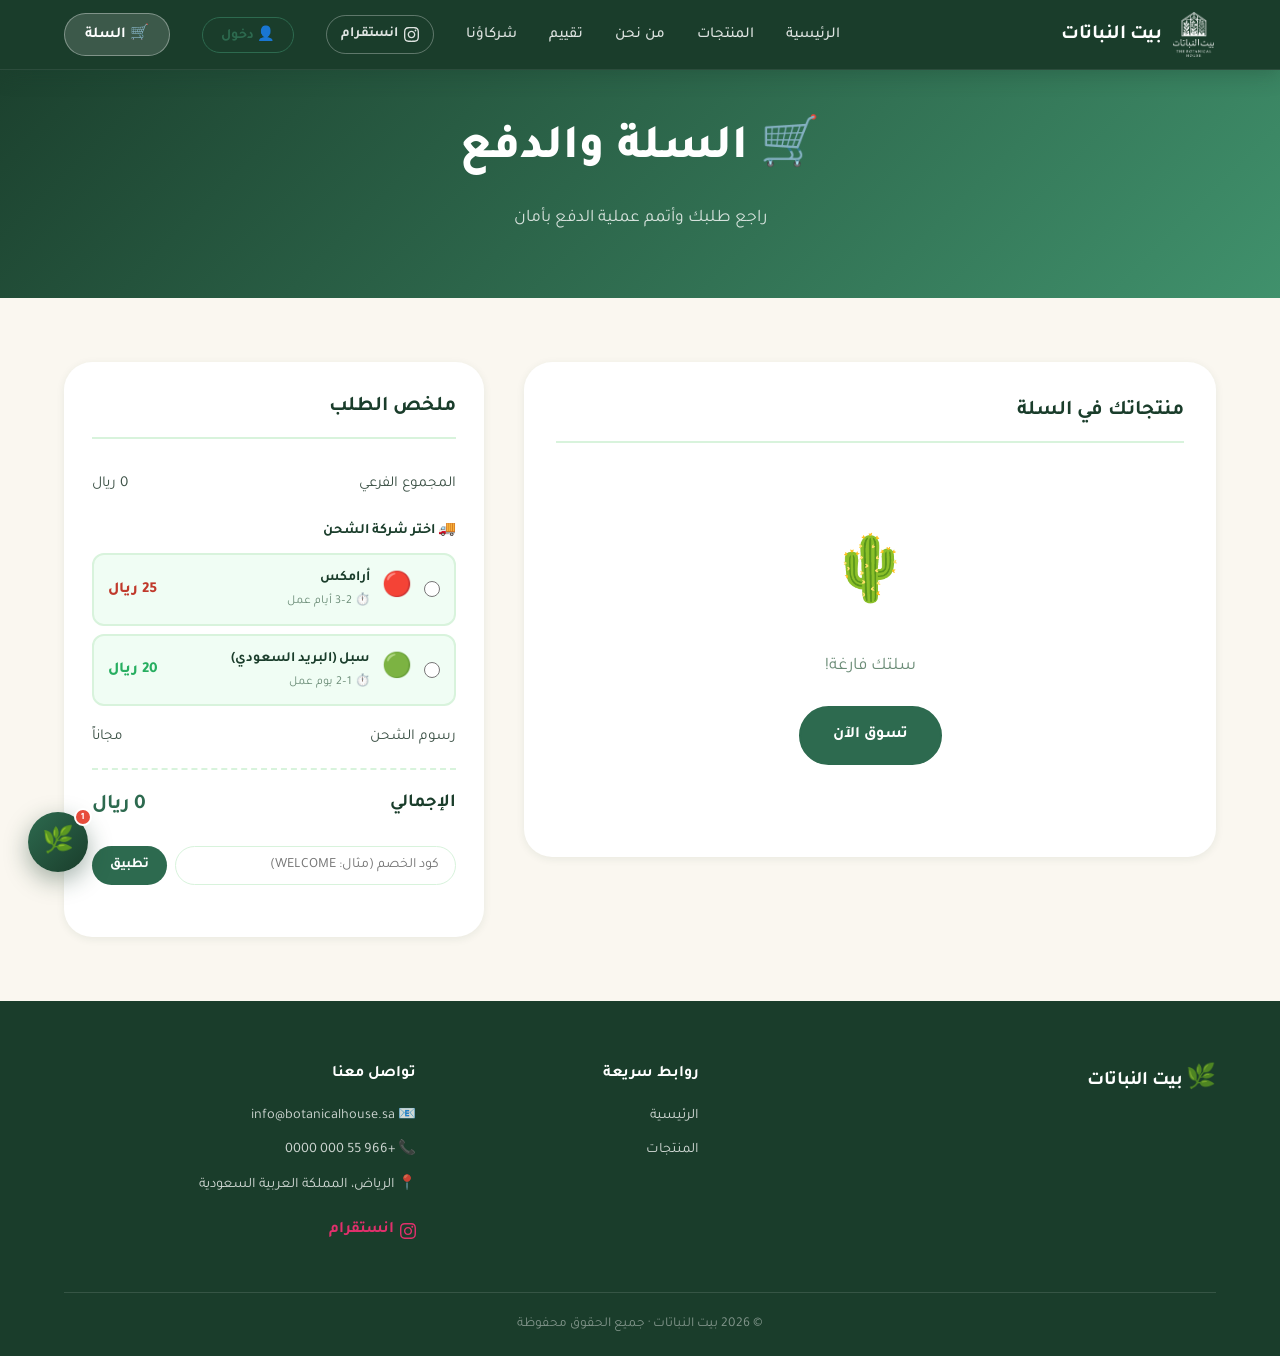
<file: cart.html>
<!DOCTYPE html>
<html lang="ar" dir="rtl">
<head>
  <meta charset="UTF-8" />
  <meta name="viewport" content="width=device-width, initial-scale=1.0" />
  <title>السلة والدفع | بيت النباتات</title>
  <link rel="stylesheet" href="style.css" />
  <link rel="preconnect" href="https://fonts.googleapis.com" />
  <link href="https://fonts.googleapis.com/css2?family=Tajawal:wght@300;400;500;700;800&family=Playfair+Display:ital@0;1&display=swap" rel="stylesheet" />
</head>
<body>

  <header class="navbar">
    <div class="nav-logo">
       <img src="logo.jpg" alt="بيت النباتات" class="logo-img">
       <span class="logo-text">بيت النباتات</span>
    </div>
    <nav class="nav-links">
      <a href="index.html">الرئيسية</a>
      <a href="products.html">المنتجات</a>
      <a href="about.html">من نحن</a>
      <a href="feedback.html"> تقييم</a>
      <a href="partners.html">شركاؤنا</a>
      <a href="https://www.instagram.com/house_flowers25" target="_blank" class="instagram-nav-btn">
        <svg width="15" height="15" viewBox="0 0 24 24" fill="currentColor"><path d="M12 2.163c3.204 0 3.584.012 4.85.07 3.252.148 4.771 1.691 4.919 4.919.058 1.265.069 1.645.069 4.849 0 3.205-.012 3.584-.069 4.849-.149 3.225-1.664 4.771-4.919 4.919-1.266.058-1.644.07-4.85.07-3.204 0-3.584-.012-4.849-.07-3.26-.149-4.771-1.699-4.919-4.92-.058-1.265-.07-1.644-.07-4.849 0-3.204.013-3.583.07-4.849.149-3.227 1.664-4.771 4.919-4.919 1.266-.057 1.645-.069 4.849-.069zm0-2.163c-3.259 0-3.667.014-4.947.072-4.358.2-6.78 2.618-6.98 6.98-.059 1.281-.073 1.689-.073 4.948 0 3.259.014 3.668.072 4.948.2 4.358 2.618 6.78 6.98 6.98 1.281.058 1.689.072 4.948.072 3.259 0 3.668-.014 4.948-.072 4.354-.2 6.782-2.618 6.979-6.98.059-1.28.073-1.689.073-4.948 0-3.259-.014-3.667-.072-4.947-.196-4.354-2.617-6.78-6.979-6.98-1.281-.059-1.69-.073-4.949-.073zm0 5.838c-3.403 0-6.162 2.759-6.162 6.162s2.759 6.163 6.162 6.163 6.162-2.759 6.162-6.163c0-3.403-2.759-6.162-6.162-6.162zm0 10.162c-2.209 0-4-1.79-4-4 0-2.209 1.791-4 4-4s4 1.791 4 4c0 2.21-1.791 4-4 4zm6.406-11.845c-.796 0-1.441.645-1.441 1.44s.645 1.44 1.441 1.44c.795 0 1.439-.645 1.439-1.44s-.644-1.44-1.439-1.44z"/></svg>
        انستقرام
      </a>
      <a href="cart.html" class="active cart-link">
        🛒 السلة <span class="cart-count" id="cartCount">0</span>
      </a>
    </nav>
  </header>

  <section class="page-hero">
    <h1>🛒 السلة والدفع</h1>
    <p>راجع طلبك وأتمم عملية الدفع بأمان</p>
  </section>

  <div class="checkout-layout section">

    <div class="cart-panel">
      <h2 class="panel-title">منتجاتك في السلة</h2>
      <div id="cartItems" class="cart-items-list"></div>
      <div class="cart-empty hidden" id="cartEmpty">
        <span>🌵</span>
        <p>سلتك فارغة!</p>
        <a href="products.html" class="btn-primary">تسوق الآن</a>
      </div>
    </div>

    <div class="summary-panel">

      <div class="summary-box">
        <h2 class="panel-title">ملخص الطلب</h2>
        <div class="summary-row">
          <span>المجموع الفرعي</span>
          <span id="subtotal">0 ريال</span>
        </div>

        <div style="margin:14px 0 0;">
          <div style="font-size:0.9rem;font-weight:700;color:#1a3d2b;margin-bottom:10px;">🚚 اختر شركة الشحن</div>
          <div style="display:flex;flex-direction:column;gap:8px;">
            <label id="shippingLbl_aramex" onclick="chooseShipping('aramex',25)"
              style="cursor:pointer;display:flex;align-items:center;gap:12px;background:#f0fdf4;border:2px solid #d8f3dc;border-radius:12px;padding:12px 14px;transition:all 0.2s;">
              <input type="radio" name="shippingCo" value="aramex" style="accent-color:#c0392b;width:16px;height:16px;flex-shrink:0;" />
              <span style="font-size:1.5rem;">🔴</span>
              <div style="flex:1;">
                <div style="font-weight:700;color:#1a3d2b;font-size:0.88rem;">أرامكس</div>
                <div style="font-size:0.76rem;color:#6b8c77;">⏱️ 2–3 أيام عمل</div>
              </div>
              <div style="font-weight:800;color:#c0392b;font-size:0.95rem;">25 ريال</div>
            </label>

            <label id="shippingLbl_spl" onclick="chooseShipping('spl',20)"
              style="cursor:pointer;display:flex;align-items:center;gap:12px;background:#f0fdf4;border:2px solid #d8f3dc;border-radius:12px;padding:12px 14px;transition:all 0.2s;">
              <input type="radio" name="shippingCo" value="spl" style="accent-color:#27ae60;width:16px;height:16px;flex-shrink:0;" />
              <span style="font-size:1.5rem;">🟢</span>
              <div style="flex:1;">
                <div style="font-weight:700;color:#1a3d2b;font-size:0.88rem;">سبل (البريد السعودي)</div>
                <div style="font-size:0.76rem;color:#6b8c77;">⏱️ 1–2 يوم عمل</div>
              </div>
              <div style="font-weight:800;color:#27ae60;font-size:0.95rem;">20 ريال</div>
            </label>
          </div>
          <div id="shippingError" style="display:none;color:#e74c3c;font-size:0.82rem;margin-top:6px;text-align:right;">
            ⚠️ يرجى اختيار شركة الشحن أولاً
          </div>
        </div>

        <div class="summary-row" style="margin-top:10px;">
          <span>رسوم الشحن</span>
          <span id="shipping">— ريال</span>
        </div>
        <div class="summary-row discount-row hidden" id="discountRow">
          <span id="discountLabel">🎉 خصم تلقائي</span>
          <span id="discountAmount" class="text-green">- 0 ريال</span>
        </div>
        <div class="summary-divider"></div>
        <div class="summary-row total-row">
          <span>الإجمالي</span>
          <strong id="totalPrice">— ريال</strong>
        </div>

        <div style="margin-top:14px;display:flex;gap:8px;">
          <input id="couponInput" type="text" placeholder="كود الخصم (مثال: WELCOME)"
            style="flex:1;border:1.5px solid #d8f3dc;border-radius:30px;padding:10px 16px;font-family:inherit;font-size:0.88rem;outline:none;direction:rtl;transition:border 0.2s;"
            onfocus="this.style.borderColor='#2d6a4f'" onblur="this.style.borderColor='#d8f3dc'"
            oninput="applyCoupon()" />
          <button onclick="applyCoupon()" style="background:#2d6a4f;color:#fff;border:none;border-radius:30px;padding:10px 18px;font-family:inherit;font-weight:600;font-size:0.88rem;cursor:pointer;white-space:nowrap;">
            تطبيق
          </button>
        </div>
        <div id="couponMsg" style="font-size:0.82rem;margin-top:6px;text-align:right;min-height:18px;"></div>
      </div>

      <div class="payment-box" id="paymentSection">
        <h2 class="panel-title">بيانات التوصيل والدفع</h2>
        <form id="checkoutForm" onsubmit="placeOrderNew(event)">
          <div class="form-group">
            <label>الاسم الكامل</label>
            <input type="text" id="fullName" placeholder="مثال: سارة الأحمدي" required />
          </div>
          <div class="form-row">
            <div class="form-group">
              <label>رقم الجوال</label>
              <input type="tel" id="phone" placeholder="05XXXXXXXX" required />
            </div>
            <div class="form-group">
              <label>البريد الإلكتروني</label>
              <input type="email" id="email" placeholder="sara@email.com" required />
            </div>
          </div>
          <div class="form-group">
            <label>المدينة</label>
            <select id="city" required>
              <option value="">اختر مدينتك</option>
              <option value="riyadh">الرياض</option>
              <option value="jeddah">جدة</option>
              <option value="makkah">مكة المكرمة</option>
              <option value="madinah">المدينة المنورة</option>
              <option value="dammam">الدمام</option>
              <option value="taif">الطائف</option>
              <option value="other">أخرى</option>
            </select>
          </div>
          <div class="form-group">
            <label>العنوان التفصيلي</label>
            <input type="text" id="address" placeholder="الحي، الشارع، رقم المبنى" required />
          </div>

          <div class="payment-methods">
            <h3>طريقة الدفع</h3>
            <div class="payment-options">
              <label class="payment-option" id="opt-card">
                <input type="radio" name="payment" value="card" onchange="showPaymentFields('card')" required />
                <span class="option-icon">💳</span>
                <span>بطاقة بنكية</span>
              </label>
              <label class="payment-option" id="opt-mada">
                <input type="radio" name="payment" value="mada" onchange="showPaymentFields('mada')" />
                <span class="option-icon"></span>
                <span>مدى</span>
              </label>
              <label class="payment-option" id="opt-applepay">
                <input type="radio" name="payment" value="applepay" onchange="showPaymentFields('applepay')" />
                <span class="option-icon"></span>
                <span>Apple Pay</span>
              </label>
              <label class="payment-option" id="opt-cod">
                <input type="radio" name="payment" value="cod" onchange="showPaymentFields('cod')" />
                <span class="option-icon">💵</span>
                <span>الدفع عند الاستلام</span>
              </label>
            </div>
          </div>

          <div class="card-fields hidden" id="cardFields">
            <div class="form-group">
              <label>اسم حامل البطاقة</label>
              <input type="text" id="cardName" placeholder="الاسم كما يظهر على البطاقة" />
            </div>
            <div class="form-group">
              <label>رقم البطاقة</label>
              <div class="card-number-wrap">
                <input type="text" id="cardNumber" placeholder="XXXX  XXXX  XXXX  XXXX"
                       maxlength="19" oninput="formatCardNumber(this)" />
                <span class="card-type-icon" id="cardTypeIcon">💳</span>
              </div>
            </div>
            <div class="form-row">
              <div class="form-group">
                <label>تاريخ الانتهاء</label>
                <input type="text" id="expiry" placeholder="MM/YY" maxlength="5" oninput="formatExpiry(this)" />
              </div>
              <div class="form-group">
                <label>رمز CVV</label>
                <input type="text" id="cvv" placeholder="XXX" maxlength="4" />
              </div>
            </div>
          </div>

          <div class="applepay-fields hidden" id="applepayFields">
            <div style="background:#000;border-radius:14px;padding:20px;text-align:center;">
              <div style="color:#fff;font-size:0.85rem;margin-bottom:14px;opacity:0.8;">
                اضغط على الزر أدناه لإتمام الدفع عبر Apple Pay
              </div>
              <button type="button" id="applePayTriggerBtn" onclick="confirmApplePay()"
                style="display:inline-flex;align-items:center;justify-content:center;gap:8px;
                  background:#fff;color:#000;border:none;border-radius:10px;
                  padding:14px 40px;font-size:1.1rem;font-weight:700;cursor:pointer;
                  width:100%;transition:opacity 0.2s;">
                <svg width="22" height="22" viewBox="0 0 814 1000"><path d="M788.1 340.9c-5.8 4.5-108.2 62.2-108.2 190.5 0 148.4 130.3 200.9 134.2 202.2-.6 3.2-20.7 71.9-68.7 141.9-42.8 61.6-87.5 123.1-155.5 123.1s-85.5-39.5-164-39.5c-76 0-103.7 40.8-165.9 40.8s-105-37.5-161.1-100.3c-64.7-76-114.8-196.3-114.8-310.7 0-204.3 132.4-312.1 261.7-312.1 66 0 121.2 43.4 162.6 43.4 39.5 0 101.1-46 176.3-46 28.5 0 130.9 2.6 198.3 99.2zm-234-181.5c31.1-36.9 53.1-88.1 53.1-139.3 0-7.1-.6-14.3-1.9-20.1-50.6 1.9-110.8 33.7-147.1 75.8-28.5 32.4-55.1 83.6-55.1 135.5 0 7.8 1.3 15.6 1.9 18.1 3.2.6 8.4 1.3 13.6 1.3 45.4 0 102.5-30.4 135.5-71.3z"/></svg>
                Pay
              </button>
              <p style="color:rgba(255,255,255,0.6);font-size:0.78rem;margin-top:10px;">
                سيتم التحقق من هويتك عبر Face ID أو Touch ID
              </p>
            </div>
            <div id="applePayConfirmed" style="display:none;background:#d8f3dc;border-radius:10px;padding:12px 16px;margin-top:12px;text-align:center;color:#1a3d2b;font-weight:600;font-size:0.9rem;">
              ✅ تم التحقق عبر Apple Pay — الآن اضغط "إتمام الطلب"
            </div>
          </div>

          <div class="cod-fields hidden" id="codFields">
            <div class="cod-note">
              <span>💵</span>
              <p>ستدفع نقداً عند استلام طلبك. رسوم إضافية للدفع عند الاستلام: <strong>10 ريال</strong></p>
            </div>
          </div>

          <button type="submit" class="btn-primary btn-full" id="orderBtn">
            ✅ تأكيد الطلب ودفع
          </button>
        </form>
      </div>
    </div>
  </div>

 
  <div class="modal-overlay hidden" id="successModal">
    <div class="modal-box" style="max-width:560px;width:90%;max-height:90vh;overflow-y:auto;">
      <div class="modal-icon">✅</div>
      <h2>تم استلام طلبك!</h2>
      <p>شكراً لك. سيتم توصيل نباتاتك قريباً 🌿</p>
      <p class="order-number" id="orderNumber"></p>
      <div id="invoiceSection" style="background:#f9fafb;border-radius:14px;padding:18px;margin-top:16px;text-align:right;border:1px solid #d8f3dc;"></div>
      <div id="trackingInfoSection" style="display:none;margin-top:14px;background:#fff;border:1.5px solid #d8f3dc;border-radius:14px;padding:16px;text-align:right;"></div>

      <div id="feedbackSection" style="margin-top:20px;background:#f9fafb;border-radius:16px;padding:20px;border:1px solid #d8f3dc;text-align:center;">
        <div style="font-size:1.3rem;margin-bottom:4px;">🌟</div>
        <div style="font-weight:700;color:#1a3d2b;font-size:0.95rem;margin-bottom:4px;">كيف كانت تجربتك معنا؟</div>
        <div style="font-size:0.82rem;color:#6b8c77;margin-bottom:14px;">رأيك يهمنا ويساعدنا نتحسن</div>
        <div id="starRow" style="display:flex;justify-content:center;gap:10px;margin-bottom:16px;font-size:2rem;cursor:pointer;">
          <span class="fb-star" data-val="1" onclick="setStars(1)" style="transition:transform 0.15s;">☆</span>
          <span class="fb-star" data-val="2" onclick="setStars(2)" style="transition:transform 0.15s;">☆</span>
          <span class="fb-star" data-val="3" onclick="setStars(3)" style="transition:transform 0.15s;">☆</span>
          <span class="fb-star" data-val="4" onclick="setStars(4)" style="transition:transform 0.15s;">☆</span>
          <span class="fb-star" data-val="5" onclick="setStars(5)" style="transition:transform 0.15s;">☆</span>
        </div>
        <textarea id="feedbackText"
          placeholder="شاركينا تعليقك أو اقتراحك (اختياري)..."
          style="width:100%;border:1.5px solid #d8f3dc;border-radius:12px;padding:12px 14px;
                 font-family:inherit;font-size:0.88rem;resize:none;height:80px;outline:none;
                 direction:rtl;box-sizing:border-box;transition:border 0.2s;"
          onfocus="this.style.borderColor='#2d6a4f'"
          onblur="this.style.borderColor='#d8f3dc'"></textarea>
        <button id="feedbackSubmitBtn" onclick="submitFeedback()"
          style="margin-top:12px;background:#2d6a4f;color:#fff;border:none;border-radius:40px;
                 padding:11px 32px;font-family:inherit;font-weight:700;font-size:0.9rem;cursor:pointer;
                 width:100%;transition:background 0.2s;"
          onmouseover="this.style.background='#1a3d2b'"
          onmouseout="this.style.background='#2d6a4f'">
          إرسال التقييم 🌿
        </button>
        <div id="feedbackThanks" style="display:none;margin-top:12px;background:#d8f3dc;border-radius:10px;padding:12px;color:#1a3d2b;font-weight:700;font-size:0.9rem;">
          شكراً جزيلاً على تقييمك! 💚 رأيك يصنع فرقاً
        </div>
      </div>

      <button onclick="openUserModal()" style="display:flex;align-items:center;justify-content:center;gap:8px;width:100%;margin-top:16px;padding:13px;background:#1a3d2b;color:#fff;border:none;border-radius:40px;font-family:inherit;font-weight:700;font-size:0.95rem;cursor:pointer;">
        📋 عرض طلباتي السابقة
      </button>
      <a href="products.html" class="btn-primary" style="margin-top:10px;display:flex;align-items:center;justify-content:center;text-decoration:none;">
        🛍️ مواصلة التسوق
      </a>
    </div>
  </div>

  <footer class="footer">
    <div class="footer-grid">
      <div class="footer-brand">
        <span class="logo-leaf">🌿</span>
        <span class="logo-text">بيت النباتات</span>
      </div>
      <div class="footer-links">
        <h4>روابط سريعة</h4>
        <a href="index.html">الرئيسية</a>
        <a href="products.html">المنتجات</a>
      </div>
      <div class="footer-contact">
        <h4>تواصل معنا</h4>
        <p>📧 info@botanicalhouse.sa</p>
        <p>📞 +966 55 000 0000</p>
        <p>📍 الرياض، المملكة العربية السعودية</p>
        <a href="https://www.instagram.com/house_flowers25?igsh=a3NpcDI3Zm55aTQ3&utm_source=qr" target="_blank"
          style="display:inline-flex;align-items:center;gap:6px;margin-top:10px;color:#e1306c;font-weight:600;">
          <svg width="16" height="16" viewBox="0 0 24 24" fill="currentColor"><path d="M12 2.163c3.204 0 3.584.012 4.85.07 3.252.148 4.771 1.691 4.919 4.919.058 1.265.069 1.645.069 4.849 0 3.205-.012 3.584-.069 4.849-.149 3.225-1.664 4.771-4.919 4.919-1.266.058-1.644.07-4.85.07-3.204 0-3.584-.012-4.849-.07-3.26-.149-4.771-1.699-4.919-4.92-.058-1.265-.07-1.644-.07-4.849 0-3.204.013-3.583.07-4.849.149-3.227 1.664-4.771 4.919-4.919 1.266-.057 1.645-.069 4.849-.069zm0-2.163c-3.259 0-3.667.014-4.947.072-4.358.2-6.78 2.618-6.98 6.98-.059 1.281-.073 1.689-.073 4.948 0 3.259.014 3.668.072 4.948.2 4.358 2.618 6.78 6.98 6.98 1.281.058 1.689.072 4.948.072 3.259 0 3.668-.014 4.948-.072 4.354-.2 6.782-2.618 6.979-6.98.059-1.28.073-1.689.073-4.948 0-3.259-.014-3.667-.072-4.947-.196-4.354-2.617-6.78-6.979-6.98-1.281-.059-1.69-.073-4.949-.073zm0 5.838c-3.403 0-6.162 2.759-6.162 6.162s2.759 6.163 6.162 6.163 6.162-2.759 6.162-6.163c0-3.403-2.759-6.162-6.162-6.162zm0 10.162c-2.209 0-4-1.79-4-4 0-2.209 1.791-4 4-4s4 1.791 4 4c0 2.21-1.791 4-4 4zm6.406-11.845c-.796 0-1.441.645-1.441 1.44s.645 1.44 1.441 1.44c.795 0 1.439-.645 1.439-1.44s-.644-1.44-1.439-1.44z"/></svg>
          انستقرام
        </a>
      </div>
    </div>
    <div class="footer-bottom">
      <p>© 2026 بيت النباتات · جميع الحقوق محفوظة</p>
    </div>
  </footer>

  <style>
    .chat-fab {
      position: fixed; bottom: 28px; left: 28px;
      width: 60px; height: 60px; border-radius: 50%;
      background: linear-gradient(135deg, #2d6a4f, #1a3d2b);
      color: #fff; font-size: 1.6rem; border: none;
      cursor: pointer; box-shadow: 0 8px 24px rgba(26,61,43,0.4);
      z-index: 1000; transition: all 0.3s;
      display: flex; align-items: center; justify-content: center;
      animation: pulse-chat 2.5s ease-in-out infinite;
    }
    .chat-fab:hover { transform: scale(1.12); }
    @keyframes pulse-chat {
      0%, 100% { box-shadow: 0 8px 24px rgba(26,61,43,0.4); }
      50% { box-shadow: 0 8px 32px rgba(26,61,43,0.6), 0 0 0 8px rgba(45,106,79,0.1); }
    }
    .chat-badge {
      position: absolute; top: -4px; right: -4px;
      width: 18px; height: 18px; background: #e74c3c;
      border-radius: 50%; border: 2px solid #fff;
      font-size: 0.6rem; display: flex; align-items: center;
      justify-content: center; font-weight: 700;
    }
    .chatbot-window {
      position: fixed; bottom: 100px; left: 28px; width: 340px;
      max-height: 500px; background: #fff; border-radius: 20px;
      box-shadow: 0 20px 60px rgba(26,61,43,0.25); z-index: 1001;
      display: flex; flex-direction: column; overflow: hidden;
      transition: all 0.35s cubic-bezier(0.34,1.56,0.64,1);
      transform-origin: bottom left;
    }
    .chatbot-window.hidden {
      transform: scale(0.7) translateY(20px);
      opacity: 0; pointer-events: none;
    }
    .chat-header {
      background: linear-gradient(135deg, #1a3d2b, #2d6a4f);
      color: #fff; padding: 16px 20px;
      display: flex; align-items: center; gap: 12px;
    }
    .chat-avatar {
      width: 40px; height: 40px; background: rgba(255,255,255,0.2);
      border-radius: 50%; display: flex; align-items: center;
      justify-content: center; font-size: 1.3rem;
    }
    .chat-header-info h4 { font-size: 0.95rem; font-weight: 700; margin: 0; }
    .chat-header-info p  { font-size: 0.78rem; opacity: 0.8; margin: 0; }
    .chat-close-btn {
      margin-right: auto; background: none; border: none;
      color: rgba(255,255,255,0.8); font-size: 1.2rem;
      cursor: pointer; padding: 4px 8px; border-radius: 6px;
    }
    .chat-close-btn:hover { background: rgba(255,255,255,0.15); color: #fff; }
    .chat-messages {
      flex: 1; overflow-y: auto; padding: 16px;
      display: flex; flex-direction: column; gap: 12px;
      max-height: 340px; background: #f9fafb;
    }
    .chat-msg {
      max-width: 82%; padding: 10px 14px; border-radius: 16px;
      font-size: 0.88rem; line-height: 1.5; white-space: pre-line;
      animation: msgIn 0.3s ease;
    }
    @keyframes msgIn {
      from { transform: translateY(8px); opacity: 0; }
      to   { transform: translateY(0);   opacity: 1; }
    }
    .chat-msg.bot {
      background: #fff; color: #1a3d2b;
      border-radius: 16px 16px 16px 4px;
      box-shadow: 0 2px 8px rgba(0,0,0,0.06); align-self: flex-start;
    }
    .chat-msg.user {
      background: #2d6a4f; color: #fff;
      border-radius: 16px 16px 4px 16px; align-self: flex-end;
    }
    .quick-reply-btn {
      background: #d8f3dc; color: #1a3d2b;
      border: 1px solid #b7e4c7; border-radius: 20px;
      padding: 6px 14px; font-size: 0.8rem; font-weight: 600;
      cursor: pointer; transition: all 0.2s; font-family: inherit;
    }
    .quick-reply-btn:hover { background: #2d6a4f; color: #fff; }
    .chat-powered {
      text-align: center; padding: 6px;
      font-size: 0.72rem; color: #6b8c77; background: #f9fafb;
    }
  </style>

  <button class="chat-fab" onclick="toggleChat()" id="chatFab">
    🌿
    <span class="chat-badge">1</span>
  </button>

  <div class="chatbot-window hidden" id="chatbotWindow">
    <div class="chat-header">
      <div class="chat-avatar">🌿</div>
      <div class="chat-header-info">
        <h4>مساعد بيت النباتات</h4>
        <p>متصل الآن · يرد فوراً</p>
      </div>
      <button class="chat-close-btn" onclick="toggleChat()">✕</button>
    </div>
    <div class="chat-messages" id="chatMessages"></div>
    <div class="chat-powered">مساعد بيت النباتات 🌿</div>
  </div>

  <script src="data.js"></script>
  <script src="app.js"></script>

  <script>
   
    let selectedShipping = null;

    function chooseShipping(id, price) {
      const companies = {
        aramex: { id:'aramex', name:'أرامكس', color:'#c0392b', eta:'2–3 أيام عمل', price:25,
                  trackingBase:'https://www.aramex.com/sa/ar/track/shipments?ShipmentNumber=' },
        spl:    { id:'spl', name:'سبل (البريد السعودي)', color:'#27ae60', eta:'1–2 يوم عمل', price:20,
                  trackingBase:'https://splonline.com.sa/ar/?trackingid=' }
      };
      selectedShipping = companies[id];
      ['aramex','spl'].forEach(k => {
        const lbl = document.getElementById('shippingLbl_' + k);
        if (lbl) lbl.style.borderColor = k === id ? companies[k].color : '#d8f3dc';
      });
      document.getElementById('shippingError').style.display = 'none';
      const cart = JSON.parse(localStorage.getItem('bh_cart') || '[]');
      const subtotal = cart.reduce((s, i) => s + i.price * i.qty, 0);
      updateSummary(subtotal);
    }

   
    let applePayVerified = false;

    function confirmApplePay() {
      const btn = document.getElementById('applePayTriggerBtn');
      btn.disabled = true; btn.style.opacity = '0.5';
      setTimeout(() => {
        btn.style.opacity = '1'; btn.disabled = false;
        applePayVerified = true;
        document.getElementById('applePayConfirmed').style.display = 'block';
        const ob = document.getElementById('orderBtn');
        if (ob) { ob.textContent = '✅ إتمام الطلب'; ob.style.background = '#27ae60'; }
      }, 1200);
    }

    function showPaymentFields(method) {
      ['cardFields','applepayFields','codFields'].forEach(id => {
        document.getElementById(id)?.classList.add('hidden');
      });
      const ob = document.getElementById('orderBtn');
      if (method === 'card' || method === 'mada') {
        document.getElementById('cardFields')?.classList.remove('hidden');
        if (ob) { ob.textContent = '✅ تأكيد الطلب ودفع'; ob.style.background = ''; }
      } else if (method === 'applepay') {
        document.getElementById('applepayFields')?.classList.remove('hidden');
        applePayVerified = false;
        document.getElementById('applePayConfirmed').style.display = 'none';
        if (ob) { ob.textContent = '✅ إتمام الطلب'; ob.style.background = ''; }
      } else if (method === 'cod') {
        document.getElementById('codFields')?.classList.remove('hidden');
        if (ob) { ob.textContent = '✅ تأكيد الطلب ودفع'; ob.style.background = ''; }
      }
      const cart = JSON.parse(localStorage.getItem('bh_cart') || '[]');
      updateSummary(cart.reduce((s, i) => s + i.price * i.qty, 0));
    }

    
    function applyCoupon() {
      const code   = document.getElementById('couponInput')?.value?.trim().toUpperCase();
      const msg    = document.getElementById('couponMsg');
      const cart   = JSON.parse(localStorage.getItem('bh_cart') || '[]');
      const orders = JSON.parse(localStorage.getItem('bh_orders') || '[]');
      const total  = cart.reduce((s, i) => s + i.qty, 0);
      if (!code) { msg.textContent = ''; return; }
      if (total >= 5)      { msg.style.color='#2d6a4f'; msg.textContent='✅ خصم 20% تلقائي مطبق'; }
      else if (total >= 2) { msg.style.color='#2d6a4f'; msg.textContent='✅ خصم 15% تلقائي مطبق'; }
      else if (code === 'WELCOME' && orders.length === 0) { msg.style.color='#2d6a4f'; msg.textContent='✅ كود صحيح! خصم 10%'; }
      else if (code === 'WELCOME' && orders.length > 0)  { msg.style.color='#e74c3c'; msg.textContent='❌ كود WELCOME للطلب الأول فقط'; }
      else { msg.style.color='#e74c3c'; msg.textContent='❌ كود غير صحيح'; }
      updateSummary(cart.reduce((s, i) => s + i.price * i.qty, 0));
    }

    
    function placeOrderNew(event) {
      event.preventDefault();
      if (!selectedShipping) {
        const e = document.getElementById('shippingError');
        e.style.display = 'block';
        e.scrollIntoView({ behavior:'smooth', block:'center' });
        return;
      }
      const method = document.querySelector('input[name="payment"]:checked')?.value;
      if (!method) { alert('يرجى اختيار طريقة الدفع'); return; }
      if (method === 'applepay' && !applePayVerified) {
        alert('يرجى إتمام التحقق عبر Apple Pay أولاً'); return;
      }
      if (method === 'card' || method === 'mada') {
        const cn = document.getElementById('cardNumber')?.value.replace(/\s/g,'');
        const ex = document.getElementById('expiry')?.value;
        const cv = document.getElementById('cvv')?.value;
        if (!cn || cn.length < 16) { alert('يرجى إدخال رقم البطاقة كاملاً'); return; }
        if (!ex || ex.length < 5)  { alert('يرجى إدخال تاريخ انتهاء صحيح'); return; }
        if (!cv || cv.length < 3)  { alert('يرجى إدخال رمز CVV'); return; }
      }
      const cart = JSON.parse(localStorage.getItem('bh_cart') || '[]');
      if (!cart.length) { alert('سلتك فارغة!'); return; }

      const orderNum    = 'BH-' + Date.now().toString().slice(-6);
      const subtotal    = cart.reduce((s, i) => s + i.price * i.qty, 0);
      const coupon      = document.getElementById('couponInput')?.value?.trim() || '';
      const autoDisc    = (typeof getAutoDiscount === 'function') ? getAutoDiscount(cart, coupon) : null;
      const discount    = autoDisc ? Math.round(subtotal * autoDisc.discount) : 0;
      const shippingFee = selectedShipping.price;
      const codFee      = method === 'cod' ? 10 : 0;
      const total       = subtotal + shippingFee + codFee - discount;

      const orderData = {
        orderNum, date: new Date().toLocaleDateString('ar-SA'),
        items: cart.map(i => ({ name:i.name, qty:i.qty, price:i.price })),
        subtotal, discount, shippingFee, codFee, total,
        shipping: selectedShipping.id, shippingName: selectedShipping.name,
        status: 'قيد المعالجة 🕐'
      };
      const user = (typeof getUser === 'function') ? getUser() : null;
      if (user && typeof saveOrder === 'function') saveOrder(orderData);

      localStorage.setItem('bh_cart', '[]');

      
      const inv = document.getElementById('invoiceSection');
      if (inv) {
        inv.innerHTML = `
          <div style="font-weight:700;color:#1a3d2b;font-size:0.92rem;margin-bottom:10px;border-bottom:2px solid #d8f3dc;padding-bottom:8px;">🧾 فاتورة الطلب — ${orderNum}</div>
          ${cart.map(i => `<div style="display:flex;justify-content:space-between;font-size:0.85rem;color:#3d5247;padding:4px 0;border-bottom:1px dashed #d8f3dc;"><span>${i.name} × ${i.qty}</span><span>${i.price*i.qty} ريال</span></div>`).join('')}
          <div style="display:flex;justify-content:space-between;font-size:0.85rem;color:#3d5247;padding:6px 0;"><span>المجموع الفرعي</span><span>${subtotal} ريال</span></div>
          ${discount>0?`<div style="display:flex;justify-content:space-between;font-size:0.85rem;color:#2d6a4f;padding:4px 0;"><span>${autoDisc?.label||'خصم'}</span><span>- ${discount} ريال</span></div>`:''}
          <div style="display:flex;justify-content:space-between;font-size:0.85rem;color:#3d5247;padding:4px 0;"><span>🚚 شحن ${selectedShipping.name}</span><span>${shippingFee} ريال</span></div>
          ${codFee>0?`<div style="display:flex;justify-content:space-between;font-size:0.85rem;color:#3d5247;padding:4px 0;"><span>رسوم الاستلام</span><span>${codFee} ريال</span></div>`:''}
          <div style="display:flex;justify-content:space-between;font-size:1rem;font-weight:800;color:#1a3d2b;padding:10px 0 0;border-top:2px solid #d8f3dc;margin-top:6px;"><span>الإجمالي النهائي</span><span style="color:#2d6a4f;">${total} ريال</span></div>
        `;
      }

      
      const trk = document.getElementById('trackingInfoSection');
      if (trk) {
        trk.style.display = 'block';
        trk.innerHTML = `
          <div style="display:flex;align-items:center;gap:10px;margin-bottom:10px;">
            <span style="font-size:1.8rem;">${selectedShipping.id==='aramex'?'🔴':'🟢'}</span>
            <div>
              <div style="font-weight:700;color:#1a3d2b;font-size:0.92rem;">${selectedShipping.name}</div>
              <div style="font-size:0.8rem;color:#6b8c77;">⏱️ ${selectedShipping.eta}</div>
              <div style="font-size:0.8rem;color:#6b8c77;">📦 رقم التتبع: <strong>${orderNum}</strong></div>
            </div>
          </div>
          <a href="${selectedShipping.trackingBase+orderNum}" target="_blank"
            style="display:inline-flex;align-items:center;gap:6px;background:${selectedShipping.color};color:#fff;padding:10px 22px;border-radius:30px;font-size:0.85rem;font-weight:600;text-decoration:none;">
            🔍 تتبع شحنتك
          </a>`;
      }

      document.getElementById('orderNumber').textContent = `رقم الطلب: ${orderNum}`;
      document.getElementById('successModal').classList.remove('hidden');
      document.getElementById('checkoutForm')?.reset();
      selectedShipping = null; applePayVerified = false;
      if (typeof renderCart === 'function') renderCart();
    }

    
    let selectedStars = 0;
    function setStars(val) {
      selectedStars = val;
      document.querySelectorAll('.fb-star').forEach((el, i) => {
        el.textContent = i < val ? '★' : '☆';
        el.style.color = i < val ? '#f4c430' : '#ccc';
        el.style.transform = i < val ? 'scale(1.2)' : 'scale(1)';
      });
    }
    function submitFeedback() {
      if (!selectedStars) { alert('يرجى اختيار تقييم ⭐'); return; }
      const fb = JSON.parse(localStorage.getItem('bh_feedbacks') || '[]');
      fb.unshift({ stars: selectedStars, comment: document.getElementById('feedbackText')?.value?.trim() || '', date: new Date().toLocaleDateString('ar-SA') });
      localStorage.setItem('bh_feedbacks', JSON.stringify(fb));
      document.getElementById('starRow').style.display = 'none';
      document.getElementById('feedbackText').style.display = 'none';
      document.getElementById('feedbackSubmitBtn').style.display = 'none';
      document.getElementById('feedbackThanks').style.display = 'block';
      selectedStars = 0;
    }

    
    let chatOpen = false;
    let chatStarted = false;

    function toggleChat() {
      chatOpen = !chatOpen;
      const win = document.getElementById('chatbotWindow');
      const fab = document.getElementById('chatFab');
      if (chatOpen) {
        win.classList.remove('hidden');
        fab.innerHTML = '✕';
        if (!chatStarted) { chatStarted = true; setTimeout(startChat, 300); }
      } else {
        win.classList.add('hidden');
        fab.innerHTML = '🌿<span class="chat-badge">1</span>';
      }
    }

    function startChat() {
      botMsg('مرحباً! 🌱 أنا مساعدك في بيت النباتات.');
      setTimeout(() => showMainMenu(), 600);
    }

    function showMainMenu() {
      botMsg('كيف أقدر أساعدك اليوم؟ اختر من القائمة:');
      showOptions([
        { label: '🌿 ساعدني أختار نبتة',  action: () => flowPlantHelper_step1() },
        { label: '📦 معلومات التوصيل',      action: () => flowDelivery() },
        { label: '🏷️ العروض والخصومات',    action: () => flowOffers() },
        { label: '🔍 تصفح حسب الفئة',      action: () => flowBrowseCategory() },
        { label: '💚 سياسة الضمان',         action: () => flowWarranty() },
        { label: '📞 تواصل معنا',           action: () => flowContact() },
      ]);
    }

    function flowPlantHelper_step1() {
      userMsg('🌿 ساعدني أختار نبتة');
      botMsg('بكل سرور! 🌱 أين ستضع النبتة؟');
      setTimeout(() => showOptions([
        { label: '🏠 داخل المنزل',  action: () => flowPlantHelper_step2('indoor') },
        { label: '🌞 خارج المنزل',  action: () => flowPlantHelper_step2('outdoor') },
        { label: '🏢 في المكتب',    action: () => flowPlantHelper_step2('office') },
        { label: '🛏️ غرفة النوم',   action: () => flowPlantHelper_step2('bedroom') },
      ]), 400);
    }

    function flowPlantHelper_step2(location) {
      const labels = { indoor:'داخل المنزل', outdoor:'خارج المنزل', office:'في المكتب', bedroom:'غرفة النوم' };
      userMsg(labels[location]);
      setTimeout(() => {
        botMsg('ما الغرض الأساسي من النبتة؟');
        showOptions([
          { label: '🎨 للديكور',         action: () => flowPlantHelper_step3(location,'deco') },
          { label: '💨 لتنقية الهواء',   action: () => flowPlantHelper_step3(location,'air') },
          { label: '🌸 للعطر والرائحة',  action: () => flowPlantHelper_step3(location,'scent') },
          { label: '🌿 للاستخدام الطبي', action: () => flowPlantHelper_step3(location,'medical') },
          { label: '🍽️ للطهي',          action: () => flowPlantHelper_step3(location,'cooking') },
        ]);
      }, 400);
    }

    function flowPlantHelper_step3(location, purpose) {
      const labels = { deco:'للديكور', air:'لتنقية الهواء', scent:'للعطر', medical:'للاستخدام الطبي', cooking:'للطهي' };
      userMsg(labels[purpose]);
      setTimeout(() => {
        botMsg('كم وقتك لعناية النبتة أسبوعياً؟');
        showOptions([
          { label: '⚡ أقل من 5 دقائق',  action: () => showPlantResults(location,purpose,'lazy') },
          { label: '🕐 10–15 دقيقة',     action: () => showPlantResults(location,purpose,'medium') },
          { label: '⏰ أكثر من 15 دقيقة',action: () => showPlantResults(location,purpose,'active') },
        ]);
      }, 400);
    }

    function showPlantResults(location, purpose, care) {
      userMsg(care==='lazy'?'أقل من 5 دقائق':care==='medium'?'10–15 دقيقة':'أكثر من 15 دقيقة');
      let results = [];
      if (typeof PRODUCTS === 'undefined') { botMsg('🌿 تفضلي بزيارة صفحة المنتجات لاستعراض كامل المجموعة!'); setTimeout(()=>showOptions([{label:'🏠 القائمة الرئيسية',action:()=>{userMsg('القائمة الرئيسية');setTimeout(showMainMenu,300);}}]),400); return; }
      if (purpose==='cooking')      results = PRODUCTS.filter(p=>p.category==='herbs');
      else if (purpose==='medical') results = PRODUCTS.filter(p=>p.category==='herbs');
      else if (purpose==='scent')   results = PRODUCTS.filter(p=>['Lavender','Arabian Jasmine','Damask Rose','Rosemary'].includes(p.nameEn));
      else if (purpose==='air')     results = PRODUCTS.filter(p=>['Monstera Deliciosa','Bamboo Palm','Peace Lily','Golden Pothos'].includes(p.nameEn));
      else                          results = PRODUCTS.filter(p=>p.category==='succulents'||p.category==='flowers');
      if (!results.length) results = PRODUCTS.slice(0,3);
      results = results.slice(0,3);
      setTimeout(() => {
        botMsg('🌟 إليك أفضل الخيارات:');
        results.forEach((p,i) => setTimeout(()=>botMsg(`${i+1}. ${p.name}\n💰 ${p.price} ريال\n📝 ${p.description}`),i*300));
        setTimeout(() => showOptions([
          ...results.map(p=>({label:`🌿 ${p.name}`,action:()=>showPlantDetail(p)})),
          {label:'🏠 القائمة الرئيسية',action:()=>{userMsg('القائمة الرئيسية');setTimeout(showMainMenu,300);}}
        ]), results.length*300+400);
      }, 400);
    }

    function showPlantDetail(p) {
      userMsg(`🌿 ${p.name}`);
      setTimeout(()=>{
        botMsg(`🌿 ${p.name}\n💰 ${p.price} ريال\n\n📝 ${p.description}\n\n🌱 ${p.care?.join(' | ')||''}\n\n✨ ${p.benefits||''}`);
        setTimeout(()=>showOptions([{label:'🏠 القائمة الرئيسية',action:()=>{userMsg('القائمة الرئيسية');setTimeout(showMainMenu,300);}}]),400);
      },400);
    }

    function flowDelivery() {
      userMsg('📦 معلومات التوصيل');
      setTimeout(()=>{
        botMsg('🚚 خدمات التوصيل المتاحة:');
        setTimeout(()=>botMsg('📦 أرامكس\n⏱️ 2–4 أيام عمل\n💰 25 ريال'),300);
        setTimeout(()=>botMsg('📦 سبل\n⏱️ 3–5 أيام عمل\n💰 20 ريال'),600);
        setTimeout(()=>{
          botMsg('التوصيل لجميع مناطق المملكة 🇸🇦');
          showOptions([{label:'🏠 القائمة الرئيسية',action:()=>{userMsg('القائمة الرئيسية');setTimeout(showMainMenu,300);}}]);
        },900);
      },400);
    }

    function flowOffers() {
      userMsg('🏷️ العروض والخصومات');
      setTimeout(()=>{
        botMsg('🎉 العروض الحالية:');
        setTimeout(()=>botMsg('✅ منتجان إلى 4 منتجات → خصم 15%'),300);
        setTimeout(()=>botMsg('✅ 5 منتجات فأكثر → خصم 20%'),600);
        setTimeout(()=>botMsg('✅ كود WELCOME → خصم 10% (أول طلب فقط) 🎁'),900);
        setTimeout(()=>showOptions([{label:'🏠 القائمة الرئيسية',action:()=>{userMsg('القائمة الرئيسية');setTimeout(showMainMenu,300);}}]),1200);
      },400);
    }

    function flowBrowseCategory() {
      userMsg('🔍 تصفح حسب الفئة');
      setTimeout(()=>{
        botMsg('اختر الفئة:');
        showOptions([
          {label:'🌿 نباتات داخلية', action:()=>showCategory('indoor','نباتات داخلية')},
          {label:'🌸 زهور',          action:()=>showCategory('flowers','زهور')},
          {label:'🌵 عصاريات',       action:()=>showCategory('succulents','عصاريات')},
          {label:'🌱 أعشاب',         action:()=>showCategory('herbs','أعشاب')},
          {label:'🏠 القائمة الرئيسية',action:()=>{userMsg('القائمة الرئيسية');setTimeout(showMainMenu,300);}},
        ]);
      },400);
    }

    function showCategory(cat, label) {
      userMsg(label);
      if (typeof PRODUCTS === 'undefined') { botMsg('🌿 تفضلي بزيارة صفحة المنتجات!'); return; }
      const list = PRODUCTS.filter(p=>p.category===cat);
      setTimeout(()=>{
        botMsg(`🌿 ${label} (${list.length} منتج):\n`+list.map(p=>`• ${p.name} — ${p.price} ريال`).join('\n'));
        setTimeout(()=>{
          const opts = list.slice(0,5).map(p=>({label:`🌿 ${p.name}`,action:()=>showPlantDetail(p)}));
          opts.push({label:'🏠 القائمة الرئيسية',action:()=>{userMsg('القائمة الرئيسية');setTimeout(showMainMenu,300);}});
          showOptions(opts);
        },400);
      },400);
    }

    function flowWarranty() {
      userMsg('💚 سياسة الضمان');
      setTimeout(()=>{
        botMsg('💚 ضمان 7 أيام كاملة\nإذا وصلتك النبتة تالفة نستبدلها مجاناً.');
        setTimeout(()=>{
          botMsg('✅ نباتات طبيعية 100%\n✅ مع كل نبتة دليل عناية كامل');
          showOptions([{label:'🏠 القائمة الرئيسية',action:()=>{userMsg('القائمة الرئيسية');setTimeout(showMainMenu,300);}}]);
        },400);
      },400);
    }

    function flowContact() {
      userMsg('📞 تواصل معنا');
      setTimeout(()=>{
        botMsg('📷 انستقرام: house_flowers25@\n📧 info@botanicalhouse.sa\n📞 +966 55 000 0000\n📍 الرياض، المملكة العربية السعودية');
        setTimeout(()=>showOptions([{label:'🏠 القائمة الرئيسية',action:()=>{userMsg('القائمة الرئيسية');setTimeout(showMainMenu,300);}}]),400);
      },400);
    }

    function botMsg(text) {
      const msgs = document.getElementById('chatMessages');
      const div  = document.createElement('div');
      div.className = 'chat-msg bot';
      div.textContent = text;
      msgs.appendChild(div);
      msgs.scrollTop = msgs.scrollHeight;
    }

    function userMsg(text) {
      const msgs = document.getElementById('chatMessages');
      const div  = document.createElement('div');
      div.className = 'chat-msg user';
      div.textContent = text;
      msgs.appendChild(div);
      msgs.scrollTop = msgs.scrollHeight;
    }

    function showOptions(options) {
      const msgs = document.getElementById('chatMessages');
      const wrap = document.createElement('div');
      wrap.style.cssText = 'display:flex;flex-wrap:wrap;gap:7px;margin-top:2px;';
      options.forEach(opt => {
        const btn = document.createElement('button');
        btn.className = 'quick-reply-btn';
        btn.textContent = opt.label;
        btn.onclick = () => {
          wrap.querySelectorAll('button').forEach(b => { b.disabled=true; b.style.opacity='0.45'; b.style.cursor='default'; });
          opt.action();
        };
        wrap.appendChild(btn);
      });
      msgs.appendChild(wrap);
      msgs.scrollTop = msgs.scrollHeight;
    }

    
    document.addEventListener('DOMContentLoaded', () => {
      const cart = JSON.parse(localStorage.getItem('bh_cart') || '[]');
      updateSummary(cart.reduce((s,i) => s + i.price * i.qty, 0));
    });
  </script>

</body>
</html>
</file>
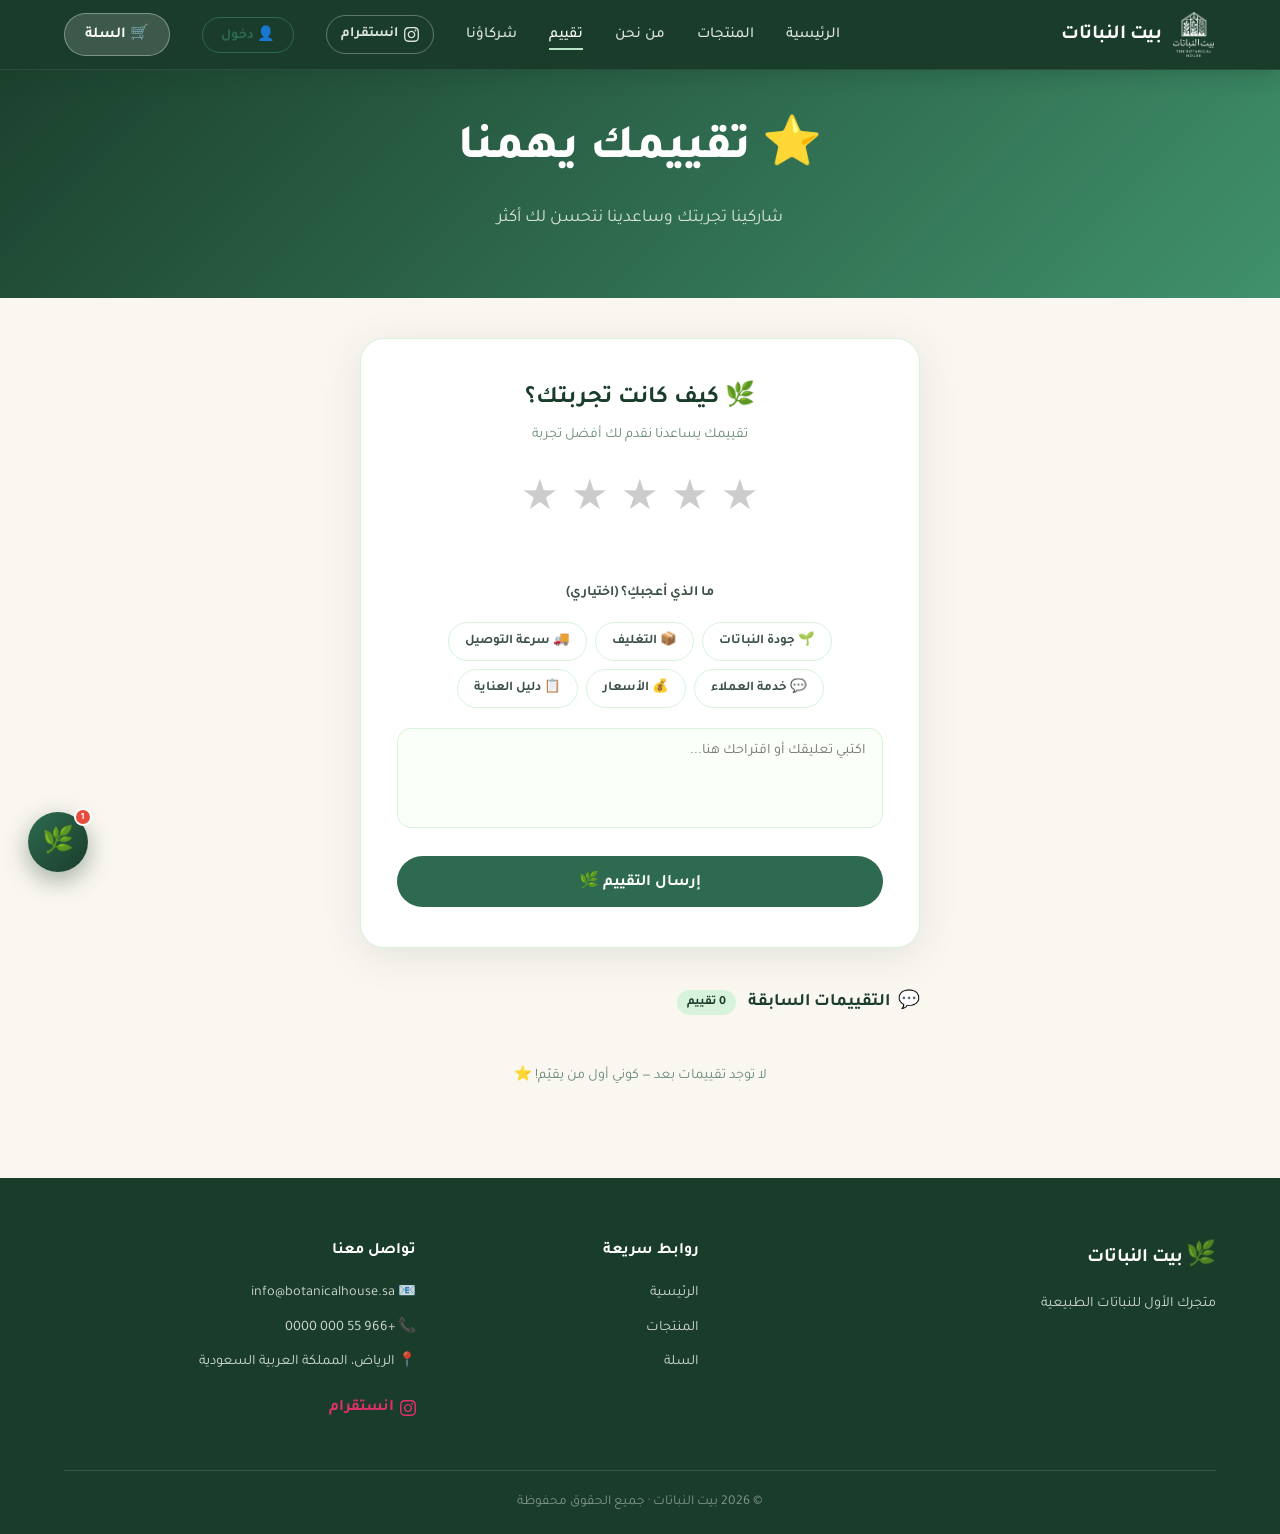
<file: feedback.html>
<!DOCTYPE html>
<html lang="ar" dir="rtl">
<head>
  <meta charset="UTF-8" />
  <meta name="viewport" content="width=device-width, initial-scale=1.0" />
  <title>تقييمك يهمنا | بيت النباتات</title>
  <link rel="stylesheet" href="style.css" />
  <link rel="preconnect" href="https://fonts.googleapis.com" />
  <link href="https://fonts.googleapis.com/css2?family=Tajawal:wght@300;400;500;700;800&family=Playfair+Display:ital@0;1&display=swap" rel="stylesheet" />
  <style>
    /* ===== STARS ===== */
    .star-row {
      display: flex;
      justify-content: center;
      gap: 12px;
      font-size: 2.6rem;
      cursor: pointer;
      margin: 20px 0;
    }
    .star-row span {
      transition: transform 0.15s, color 0.15s;
      color: #ccc;
      user-select: none;
    }
    .star-row span.active {
      color: #f4c430;
      transform: scale(1.25);
    }
    .star-row span:hover { transform: scale(1.3); }

    /* ===== FORM CARD ===== */
    .feedback-card {
      background: #fff;
      border-radius: 24px;
      box-shadow: 0 8px 40px rgba(26,61,43,0.1);
      padding: 40px 36px;
      max-width: 560px;
      margin: 0 auto;
      border: 1px solid var(--green-pale);
    }
    .feedback-card h2 {
      color: var(--green-dark);
      font-size: 1.5rem;
      text-align: center;
      margin-bottom: 4px;
    }
    .feedback-card .subtitle {
      text-align: center;
      color: var(--text-soft);
      font-size: 0.9rem;
      margin-bottom: 8px;
    }

    /* ===== LABEL CHIPS ===== */
    .aspect-chips {
      display: flex;
      flex-wrap: wrap;
      gap: 8px;
      justify-content: center;
      margin: 16px 0 20px;
    }
    .chip {
      padding: 7px 16px;
      border-radius: 999px;
      border: 1.5px solid var(--green-pale);
      font-size: 0.83rem;
      font-weight: 600;
      color: var(--text-mid);
      cursor: pointer;
      transition: all 0.2s;
      background: #fff;
    }
    .chip.selected {
      background: var(--green-pale);
      border-color: var(--green-main);
      color: var(--green-dark);
    }

    /* ===== TEXTAREA ===== */
    .feedback-textarea {
      width: 100%;
      border: 1.5px solid var(--green-pale);
      border-radius: 14px;
      padding: 14px 16px;
      font-family: inherit;
      font-size: 0.9rem;
      resize: none;
      height: 100px;
      outline: none;
      direction: rtl;
      box-sizing: border-box;
      transition: border 0.2s;
      background: #fafff7;
    }
    .feedback-textarea:focus { border-color: var(--green-main); }

    /* ===== SUBMIT BTN ===== */
    .submit-btn {
      width: 100%;
      margin-top: 16px;
      padding: 14px;
      background: var(--green-main);
      color: #fff;
      border: none;
      border-radius: 999px;
      font-family: inherit;
      font-weight: 700;
      font-size: 1rem;
      cursor: pointer;
      transition: background 0.2s;
    }
    .submit-btn:hover { background: var(--green-dark); }

    /* ===== SUCCESS STATE ===== */
    .success-state {
      display: none;
      text-align: center;
      padding: 20px 0 10px;
    }
    .success-state .big-check {
      font-size: 3.5rem;
      margin-bottom: 12px;
      display: block;
    }
    .success-state h3 {
      color: var(--green-dark);
      font-size: 1.3rem;
      margin-bottom: 8px;
    }
    .success-state p {
      color: var(--text-soft);
      font-size: 0.9rem;
    }

    /* ===== PREVIOUS FEEDBACKS ===== */
    .prev-section {
      max-width: 560px;
      margin: 40px auto 0;
    }
    .prev-section h3 {
      color: var(--green-dark);
      font-size: 1.1rem;
      font-weight: 700;
      margin-bottom: 16px;
      display: flex;
      align-items: center;
      gap: 8px;
    }
    .prev-card {
      background: #fff;
      border: 1px solid var(--green-pale);
      border-radius: 16px;
      padding: 16px 18px;
      margin-bottom: 12px;
      box-shadow: 0 2px 10px rgba(26,61,43,0.05);
    }
    .prev-card .stars-display { color: #f4c430; font-size: 1rem; }
    .prev-card .meta { font-size: 0.78rem; color: var(--text-soft); margin-top: 2px; }
    .prev-card .comment { font-size: 0.88rem; color: var(--text-mid); margin-top: 8px; line-height: 1.6; }
    .no-feedbacks {
      text-align: center;
      color: var(--text-soft);
      padding: 30px;
      font-size: 0.9rem;
    }
  </style>
</head>
<body>

  
  <header class="navbar">
    <div class="nav-logo">
      <img src="logo.jpg" alt="بيت النباتات" class="logo-img">
      <span class="logo-text">بيت النباتات</span>
    </div>
    <nav class="nav-links">
      <a href="index.html">الرئيسية</a>
      <a href="products.html">المنتجات</a>
      <a href="about.html">من نحن</a>
      <a href="feedback.html" class="active"> تقييم</a>
      <a href="partners.html">شركاؤنا</a>
      <a href="https://www.instagram.com/house_flowers25" target="_blank" class="instagram-nav-btn">
        <svg width="15" height="15" viewBox="0 0 24 24" fill="currentColor"><path d="M12 2.163c3.204 0 3.584.012 4.85.07 3.252.148 4.771 1.691 4.919 4.919.058 1.265.069 1.645.069 4.849 0 3.205-.012 3.584-.069 4.849-.149 3.225-1.664 4.771-4.919 4.919-1.266.058-1.644.07-4.85.07-3.204 0-3.584-.012-4.849-.07-3.26-.149-4.771-1.699-4.919-4.92-.058-1.265-.07-1.644-.07-4.849 0-3.204.013-3.583.07-4.849.149-3.227 1.664-4.771 4.919-4.919 1.266-.057 1.645-.069 4.849-.069zm0-2.163c-3.259 0-3.667.014-4.947.072-4.358.2-6.78 2.618-6.98 6.98-.059 1.281-.073 1.689-.073 4.948 0 3.259.014 3.668.072 4.948.2 4.358 2.618 6.78 6.98 6.98 1.281.058 1.689.072 4.948.072 3.259 0 3.668-.014 4.948-.072 4.354-.2 6.782-2.618 6.979-6.98.059-1.28.073-1.689.073-4.948 0-3.259-.014-3.667-.072-4.947-.196-4.354-2.617-6.78-6.979-6.98-1.281-.059-1.69-.073-4.949-.073zm0 5.838c-3.403 0-6.162 2.759-6.162 6.162s2.759 6.163 6.162 6.163 6.162-2.759 6.162-6.163c0-3.403-2.759-6.162-6.162-6.162zm0 10.162c-2.209 0-4-1.79-4-4 0-2.209 1.791-4 4-4s4 1.791 4 4c0 2.21-1.791 4-4 4zm6.406-11.845c-.796 0-1.441.645-1.441 1.44s.645 1.44 1.441 1.44c.795 0 1.439-.645 1.439-1.44s-.644-1.44-1.439-1.44z"/></svg>
        انستقرام
      </a>
      <a href="cart.html" class="cart-link">
        🛒 السلة <span class="cart-count" id="cartCount">0</span>
      </a>
    </nav>
  </header>

  
  <section class="page-hero">
    <h1>⭐ تقييمك يهمنا</h1>
    <p>شاركينا تجربتك وساعدينا نتحسن لك أكثر</p>
  </section>

  
  <div class="section" style="padding-top:40px;padding-bottom:60px;">

   
    <div class="feedback-card">

     
      <div id="feedbackForm">
        <h2>🌿 كيف كانت تجربتك؟</h2>
        <p class="subtitle">تقييمك يساعدنا نقدم لك أفضل تجربة</p>

        
        <div class="star-row" id="starRow">
          <span data-val="1" onclick="setStars(1)">★</span>
          <span data-val="2" onclick="setStars(2)">★</span>
          <span data-val="3" onclick="setStars(3)">★</span>
          <span data-val="4" onclick="setStars(4)">★</span>
          <span data-val="5" onclick="setStars(5)">★</span>
        </div>
        <div id="starLabel" style="text-align:center;font-size:0.88rem;color:var(--text-soft);min-height:20px;margin-bottom:4px;"></div>

        
        <div style="font-size:0.88rem;font-weight:600;color:var(--text-mid);text-align:center;margin-bottom:8px;">
          ما الذي أعجبكِ؟ (اختياري)
        </div>
        <div class="aspect-chips" id="aspectChips">
          <span class="chip" onclick="toggleChip(this)">🌱 جودة النباتات</span>
          <span class="chip" onclick="toggleChip(this)">📦 التغليف</span>
          <span class="chip" onclick="toggleChip(this)">🚚 سرعة التوصيل</span>
          <span class="chip" onclick="toggleChip(this)">💬 خدمة العملاء</span>
          <span class="chip" onclick="toggleChip(this)">💰 الأسعار</span>
          <span class="chip" onclick="toggleChip(this)">📋 دليل العناية</span>
        </div>

        
        <textarea class="feedback-textarea" id="feedbackText"
          placeholder="اكتبي تعليقك أو اقتراحك هنا..."></textarea>

        
        <div id="feedbackError" style="display:none;color:#e74c3c;font-size:0.83rem;text-align:center;margin-top:8px;"></div>

        
        <button class="submit-btn" onclick="submitFeedback()">
          إرسال التقييم 🌿
        </button>
      </div>

      
      <div class="success-state" id="successState">
        <span class="big-check">🎉</span>
        <h3>شكراً جزيلاً على تقييمك!</h3>
        <p>رأيك يصنع فرقاً حقيقياً ويساعدنا نكون أفضل لك 💚</p>
        <div style="margin-top:20px;display:flex;flex-direction:column;gap:10px;">
          <a href="products.html" class="submit-btn" style="display:block;text-decoration:none;text-align:center;">
            🛍️ تسوقي معنا مرة ثانية
          </a>
          <button onclick="resetForm()" style="background:transparent;border:1.5px solid var(--green-main);color:var(--green-main);border-radius:999px;padding:12px;font-family:inherit;font-weight:600;font-size:0.9rem;cursor:pointer;transition:all 0.2s;"
            onmouseover="this.style.background='var(--green-pale)'" onmouseout="this.style.background='transparent'">
            ✏️ إضافة تقييم جديد
          </button>
        </div>
      </div>

    </div>

   
    <div class="prev-section" id="prevSection">
      <h3>
        <span>💬</span> التقييمات السابقة
        <span id="feedbackCount" style="background:var(--green-pale);color:var(--green-dark);border-radius:999px;padding:2px 10px;font-size:0.78rem;margin-right:4px;"></span>
      </h3>
      <div id="prevFeedbacksList"></div>
    </div>

  </div>

  
  <footer class="footer">
    <div class="footer-grid">
      <div class="footer-brand">
        <span class="logo-leaf">🌿</span>
        <span class="logo-text">بيت النباتات</span>
        <p>متجرك الأول للنباتات الطبيعية</p>
      </div>
      <div class="footer-links">
        <h4>روابط سريعة</h4>
        <a href="index.html">الرئيسية</a>
        <a href="products.html">المنتجات</a>
        <a href="cart.html">السلة</a>
      </div>
      <div class="footer-contact">
        <h4>تواصل معنا</h4>
        <p>📧 info@botanicalhouse.sa</p>
        <p>📞 +966 55 000 0000</p>
        <p>📍 الرياض، المملكة العربية السعودية</p>
        <a href="https://www.instagram.com/house_flowers25?igsh=a3NpcDI3Zm55aTQ3&utm_source=qr" target="_blank" style="display:inline-flex;align-items:center;gap:6px;margin-top:10px;color:#e1306c;font-weight:600;">
          <svg width="16" height="16" viewBox="0 0 24 24" fill="currentColor"><path d="M12 2.163c3.204 0 3.584.012 4.85.07 3.252.148 4.771 1.691 4.919 4.919.058 1.265.069 1.645.069 4.849 0 3.205-.012 3.584-.069 4.849-.149 3.225-1.664 4.771-4.919 4.919-1.266.058-1.644.07-4.85.07-3.204 0-3.584-.012-4.849-.07-3.26-.149-4.771-1.699-4.919-4.92-.058-1.265-.07-1.644-.07-4.849 0-3.204.013-3.583.07-4.849.149-3.227 1.664-4.771 4.919-4.919 1.266-.057 1.645-.069 4.849-.069zm0-2.163c-3.259 0-3.667.014-4.947.072-4.358.2-6.78 2.618-6.98 6.98-.059 1.281-.073 1.689-.073 4.948 0 3.259.014 3.668.072 4.948.2 4.358 2.618 6.78 6.98 6.98 1.281.058 1.689.072 4.948.072 3.259 0 3.668-.014 4.948-.072 4.354-.2 6.782-2.618 6.979-6.98.059-1.28.073-1.689.073-4.948 0-3.259-.014-3.667-.072-4.947-.196-4.354-2.617-6.78-6.979-6.98-1.281-.059-1.69-.073-4.949-.073zm0 5.838c-3.403 0-6.162 2.759-6.162 6.162s2.759 6.163 6.162 6.163 6.162-2.759 6.162-6.163c0-3.403-2.759-6.162-6.162-6.162zm0 10.162c-2.209 0-4-1.79-4-4 0-2.209 1.791-4 4-4s4 1.791 4 4c0 2.21-1.791 4-4 4zm6.406-11.845c-.796 0-1.441.645-1.441 1.44s.645 1.44 1.441 1.44c.795 0 1.439-.645 1.439-1.44s-.644-1.44-1.439-1.44z"/></svg>
          انستقرام
        </a>
      </div>
    </div>
    <div class="footer-bottom">
      <p>© 2026 بيت النباتات · جميع الحقوق محفوظة</p>
    </div>
  </footer>

  <script src="data.js"></script>
  <script src="app.js"></script>
 
<style>
  .chat-fab {
    position: fixed; bottom: 28px; left: 28px;
    width: 60px; height: 60px; border-radius: 50%;
    background: linear-gradient(135deg, #2d6a4f, #1a3d2b);
    color: #fff; font-size: 1.6rem; border: none;
    cursor: pointer; box-shadow: 0 8px 24px rgba(26,61,43,0.4);
    z-index: 1000; transition: all 0.3s;
    display: flex; align-items: center; justify-content: center;
    animation: pulse-chat 2.5s ease-in-out infinite;
  }
  .chat-fab:hover { transform: scale(1.12); }
  @keyframes pulse-chat {
    0%, 100% { box-shadow: 0 8px 24px rgba(26,61,43,0.4); }
    50% { box-shadow: 0 8px 32px rgba(26,61,43,0.6), 0 0 0 8px rgba(45,106,79,0.1); }
  }
  .chat-fab .chat-badge {
    position: absolute; top: -4px; right: -4px;
    width: 18px; height: 18px; background: #e74c3c;
    border-radius: 50%; border: 2px solid #fff;
    font-size: 0.6rem; display: flex; align-items: center;
    justify-content: center; font-weight: 700;
  }
  .chatbot-window {
    position: fixed; bottom: 100px; left: 28px; width: 340px;
    max-height: 500px; background: #fff; border-radius: 20px;
    box-shadow: 0 20px 60px rgba(26,61,43,0.25); z-index: 1001;
    display: flex; flex-direction: column; overflow: hidden;
    transition: all 0.35s cubic-bezier(0.34,1.56,0.64,1);
    transform-origin: bottom left;
  }
  .chatbot-window.hidden {
    transform: scale(0.7) translateY(20px);
    opacity: 0; pointer-events: none;
  }
  .chat-header {
    background: linear-gradient(135deg, #1a3d2b, #2d6a4f);
    color: #fff; padding: 16px 20px;
    display: flex; align-items: center; gap: 12px;
  }
  .chat-avatar {
    width: 40px; height: 40px; background: rgba(255,255,255,0.2);
    border-radius: 50%; display: flex; align-items: center;
    justify-content: center; font-size: 1.3rem;
  }
  .chat-header-info h4 { font-size: 0.95rem; font-weight: 700; margin: 0; }
  .chat-header-info p { font-size: 0.78rem; opacity: 0.8; margin: 0; }
  .chat-close-btn {
    margin-right: auto; background: none; border: none;
    color: rgba(255,255,255,0.8); font-size: 1.2rem;
    cursor: pointer; padding: 4px 8px; border-radius: 6px;
  }
  .chat-close-btn:hover { background: rgba(255,255,255,0.15); color: #fff; }
  .chat-messages {
    flex: 1; overflow-y: auto; padding: 16px;
    display: flex; flex-direction: column; gap: 12px;
    max-height: 340px; background: #f9fafb;
  }
  .chat-msg {
    max-width: 82%; padding: 10px 14px; border-radius: 16px;
    font-size: 0.88rem; line-height: 1.5; white-space: pre-line;
    animation: msgIn 0.3s ease;
  }
  @keyframes msgIn {
    from { transform: translateY(8px); opacity: 0; }
    to { transform: translateY(0); opacity: 1; }
  }
  .chat-msg.bot {
    background: #fff; color: #1a3d2b;
    border-radius: 16px 16px 16px 4px;
    box-shadow: 0 2px 8px rgba(0,0,0,0.06); align-self: flex-start;
  }
  .chat-msg.user {
    background: #2d6a4f; color: #fff;
    border-radius: 16px 16px 4px 16px; align-self: flex-end;
  }
  .quick-reply-btn {
    background: #d8f3dc; color: #1a3d2b;
    border: 1px solid #b7e4c7; border-radius: 20px;
    padding: 6px 14px; font-size: 0.8rem; font-weight: 600;
    cursor: pointer; transition: all 0.2s; font-family: inherit;
  }
  .quick-reply-btn:hover { background: #2d6a4f; color: #fff; }
  .chat-powered {
    text-align: center; padding: 6px;
    font-size: 0.72rem; color: #6b8c77; background: #f9fafb;
  }
</style>

<button class="chat-fab" onclick="toggleChat()" id="chatFab">
  🌿
  <span class="chat-badge">1</span>
</button>

<div class="chatbot-window hidden" id="chatbotWindow">
  <div class="chat-header">
    <div class="chat-avatar">🌿</div>
    <div class="chat-header-info">
      <h4>مساعد بيت النباتات</h4>
      <p>متصل الآن · يرد فوراً</p>
    </div>
    <button class="chat-close-btn" onclick="toggleChat()">✕</button>
  </div>
  <div class="chat-messages" id="chatMessages"></div>
  <div class="chat-powered">مساعد بيت النباتات 🌿</div>
</div>

<script>

let chatStarted = false;

function toggleChat() {
  chatOpen = !chatOpen;
  const win = document.getElementById("chatbotWindow");
  const fab = document.getElementById("chatFab");
  if (chatOpen) {
    win.classList.remove("hidden");
    fab.innerHTML = "✕";
    if (!chatStarted) {
      chatStarted = true;
      setTimeout(startChat, 300);
    }
  } else {
    win.classList.add("hidden");
    fab.innerHTML = '🌿<span class="chat-badge">1</span>';
  }
}

function startChat() {
  botMsg("مرحباً! 🌱 أنا مساعدك في بيت النباتات.");
  setTimeout(() => showMainMenu(), 600);
}

function showMainMenu() {
  botMsg("كيف أقدر أساعدك اليوم؟ اختر من القائمة:");
  showOptions([
    { label: "🌿 ساعدني أختار نبتة",   action: () => flowPlantHelper_step1() },
    { label: "📦 معلومات التوصيل",       action: () => flowDelivery() },
    { label: "🏷️ العروض والخصومات",     action: () => flowOffers() },
    { label: "🔍 تصفح حسب الفئة",       action: () => flowBrowseCategory() },
    { label: "💚 سياسة الضمان",          action: () => flowWarranty() },
    { label: "📞 تواصل معنا",            action: () => flowContact() },
  ]);
}

function flowPlantHelper_step1() {
  userMsg("🌿 ساعدني أختار نبتة");
  botMsg("بكل سرور! 🌱 خليني أساعدك تلقى النبتة المثالية.");
  setTimeout(() => {
    botMsg("أين ستضع النبتة؟");
    showOptions([
      { label: "🏠 داخل المنزل",   action: () => flowPlantHelper_step2("indoor") },
      { label: "🌞 خارج المنزل",   action: () => flowPlantHelper_step2("outdoor") },
      { label: "🏢 في المكتب",     action: () => flowPlantHelper_step2("office") },
      { label: "🛏️ غرفة النوم",    action: () => flowPlantHelper_step2("bedroom") },
    ]);
  }, 400);
}

function flowPlantHelper_step2(location) {
  const labels = { indoor:"داخل المنزل", outdoor:"خارج المنزل", office:"في المكتب", bedroom:"غرفة النوم" };
  userMsg(labels[location]);
  setTimeout(() => {
    botMsg("ما الغرض الأساسي من النبتة؟");
    showOptions([
      { label: "🎨 للديكور والجمال",  action: () => flowPlantHelper_step3(location, "deco") },
      { label: "💨 لتنقية الهواء",    action: () => flowPlantHelper_step3(location, "air") },
      { label: "🌸 للعطر والرائحة",   action: () => flowPlantHelper_step3(location, "scent") },
      { label: "🌿 للاستخدام الطبي",  action: () => flowPlantHelper_step3(location, "medical") },
      { label: "🍽️ للطهي والأكل",    action: () => flowPlantHelper_step3(location, "cooking") },
    ]);
  }, 400);
}

function flowPlantHelper_step3(location, purpose) {
  const labels = { deco:"للديكور", air:"لتنقية الهواء", scent:"للعطر", medical:"للاستخدام الطبي", cooking:"للطهي" };
  userMsg(labels[purpose]);
  setTimeout(() => {
    botMsg("كم وقتك لعناية النبتة أسبوعياً؟");
    showOptions([
      { label: "⚡ أقل من 5 دقائق",   action: () => showPlantResults(location, purpose, "lazy") },
      { label: "🕐 10–15 دقيقة",      action: () => showPlantResults(location, purpose, "medium") },
      { label: "⏰ أكثر من 15 دقيقة", action: () => showPlantResults(location, purpose, "active") },
    ]);
  }, 400);
}

function showPlantResults(location, purpose, care) {
  userMsg(care === "lazy" ? "أقل من 5 دقائق" : care === "medium" ? "10–15 دقيقة" : "أكثر من 15 دقيقة");
  let results = [];
  if (purpose === "cooking")       results = PRODUCTS.filter(p => p.category === "herbs");
  else if (purpose === "medical")  results = PRODUCTS.filter(p => p.category === "herbs" || p.nameEn === "Aloe Vera");
  else if (purpose === "scent")    results = PRODUCTS.filter(p => ["Lavender","Arabian Jasmine","Damask Rose","Rosemary"].includes(p.nameEn));
  else if (purpose === "air")      results = PRODUCTS.filter(p => ["Monstera Deliciosa","Bamboo Palm","Peace Lily","Golden Pothos","Fiddle Leaf Fig","Philodendron"].includes(p.nameEn));
  else if (purpose === "deco")     results = PRODUCTS.filter(p => p.category === "succulents" || p.category === "flowers" || p.nameEn === "Fiddle Leaf Fig");
  if (care === "lazy") results = results.filter(p => p.care.some(c => c.includes("شهر") || c.includes("أسبوعين") || c.includes("مرة أسبوعياً")));
  if (location === "outdoor")      results = results.filter(p => p.category !== "indoor");
  if (results.length === 0) results = PRODUCTS.slice(0, 3);
  results = results.slice(0, 3);
  setTimeout(() => {
    botMsg("🌟 إليك أفضل الخيارات المناسبة لك:");
    results.forEach((p, i) => {
      setTimeout(() => { botMsg(`${i+1}. ${p.name}\n💰 السعر: ${p.price} ريال\n📝 ${p.description}`); }, i * 300);
    });
    setTimeout(() => {
      botMsg("تبي تعرف أكثر عن أي نبتة؟");
      showOptions([
        ...results.map(p => ({ label: `🌿 ${p.name}`, action: () => showPlantDetail(p) })),
        { label: "🏠 القائمة الرئيسية", action: () => { userMsg("القائمة الرئيسية"); setTimeout(showMainMenu, 300); } }
      ]);
    }, results.length * 300 + 400);
  }, 400);
}

function showPlantDetail(p) {
  userMsg(`🌿 ${p.name}`);
  setTimeout(() => {
    botMsg(`🌿 ${p.name}\n💰 ${p.price} ريال | ${p.categoryLabel}\n\n📝 ${p.description}\n\n🌱 ${p.care.join(" | ")}\n\n✨ ${p.benefits}`);
    setTimeout(() => {
      showOptions([
        { label: "🏠 القائمة الرئيسية", action: () => { userMsg("القائمة الرئيسية"); setTimeout(showMainMenu, 300); } }
      ]);
    }, 400);
  }, 400);
}

function flowDelivery() {
  userMsg("📦 معلومات التوصيل");
  setTimeout(() => {
    botMsg("🚚 خدمات التوصيل المتاحة:");
    setTimeout(() => { botMsg("📦 أرامكس\n⏱️ المدة: 2–4 أيام عمل\n💰 الرسوم: 25 ريال"); }, 300);
    setTimeout(() => { botMsg("📦 سبل\n⏱️ المدة: 3–5 أيام عمل\n💰 الرسوم: 20 ريال"); }, 600);
    setTimeout(() => {
      botMsg("التوصيل لجميع مناطق المملكة 🇸🇦");
      showOptions([{ label: "🏠 القائمة الرئيسية", action: () => { userMsg("القائمة الرئيسية"); setTimeout(showMainMenu, 300); } }]);
    }, 900);
  }, 400);
}

function flowOffers() {
  userMsg("🏷️ العروض والخصومات");
  setTimeout(() => {
    botMsg("🎉 العروض الحالية:");
    setTimeout(() => { botMsg("✅ منتجان إلى 4 منتجات\n→ خصم 15% تلقائي"); }, 300);
    setTimeout(() => { botMsg("✅ 5 منتجات فأكثر\n→ خصم 20% تلقائي"); }, 600);
    setTimeout(() => { botMsg("✅ كود WELCOME\n→ خصم 10% على أول طلب فقط 🎁"); }, 900);
    setTimeout(() => {
      showOptions([{ label: "🏠 القائمة الرئيسية", action: () => { userMsg("القائمة الرئيسية"); setTimeout(showMainMenu, 300); } }]);
    }, 1200);
  }, 400);
}

function flowBrowseCategory() {
  userMsg("🔍 تصفح حسب الفئة");
  setTimeout(() => {
    botMsg("اختر الفئة:");
    showOptions([
      { label: "🌿 نباتات داخلية",    action: () => showCategory("indoor",    "نباتات داخلية") },
      { label: "🌸 زهور",             action: () => showCategory("flowers",   "زهور") },
      { label: "🌵 عصاريات",          action: () => showCategory("succulents","عصاريات") },
      { label: "🌱 أعشاب",            action: () => showCategory("herbs",     "أعشاب") },
      { label: "🏠 القائمة الرئيسية", action: () => { userMsg("القائمة الرئيسية"); setTimeout(showMainMenu, 300); } }
    ]);
  }, 400);
}

function showCategory(cat, label) {
  userMsg(label);
  const list = PRODUCTS.filter(p => p.category === cat);
  setTimeout(() => {
    botMsg(`🌿 ${label} (${list.length} منتج):\n` + list.map(p => `• ${p.name} — ${p.price} ريال`).join("\n"));
    setTimeout(() => {
      const opts = list.slice(0, 5).map(p => ({ label: `🌿 ${p.name}`, action: () => showPlantDetail(p) }));
      opts.push({ label: "🏠 القائمة الرئيسية", action: () => { userMsg("القائمة الرئيسية"); setTimeout(showMainMenu, 300); } });
      showOptions(opts);
    }, 400);
  }, 400);
}

function flowWarranty() {
  userMsg("💚 سياسة الضمان");
  setTimeout(() => {
    botMsg("💚 ضمان 7 أيام كاملة\nإذا وصلتك النبتة تالفة نستبدلها مجاناً.");
    setTimeout(() => { botMsg("✅ نباتات طبيعية 100% خالية من المواد الكيميائية\n✅ مع كل نبتة دليل عناية كامل"); }, 400);
    setTimeout(() => {
      showOptions([{ label: "🏠 القائمة الرئيسية", action: () => { userMsg("القائمة الرئيسية"); setTimeout(showMainMenu, 300); } }]);
    }, 800);
  }, 400);
}

function flowContact() {
  userMsg("📞 تواصل معنا");
  setTimeout(() => {
    botMsg("📷 انستقرام: house_flowers25@\n📧 info@botanicalhouse.sa\n📞 +966 55 000 0000\n📍 الرياض، المملكة العربية السعودية");
    setTimeout(() => {
      showOptions([{ label: "🏠 القائمة الرئيسية", action: () => { userMsg("القائمة الرئيسية"); setTimeout(showMainMenu, 300); } }]);
    }, 400);
  }, 400);
}

function botMsg(text) {
  const msgs = document.getElementById("chatMessages");
  const div = document.createElement("div");
  div.className = "chat-msg bot";
  div.style.whiteSpace = "pre-line";
  div.textContent = text;
  msgs.appendChild(div);
  msgs.scrollTop = msgs.scrollHeight;
}

function userMsg(text) {
  const msgs = document.getElementById("chatMessages");
  const div = document.createElement("div");
  div.className = "chat-msg user";
  div.textContent = text;
  msgs.appendChild(div);
  msgs.scrollTop = msgs.scrollHeight;
}

function showOptions(options) {
  const msgs = document.getElementById("chatMessages");
  const wrap = document.createElement("div");
  wrap.style.cssText = "display:flex;flex-wrap:wrap;gap:7px;margin-top:2px;";
  options.forEach(opt => {
    const btn = document.createElement("button");
    btn.className = "quick-reply-btn";
    btn.textContent = opt.label;
    btn.onclick = () => {
      wrap.querySelectorAll("button").forEach(b => { b.disabled = true; b.style.opacity = "0.45"; b.style.cursor = "default"; });
      opt.action();
    };
    wrap.appendChild(btn);
  });
  msgs.appendChild(wrap);
  msgs.scrollTop = msgs.scrollHeight;
}
</script>
  <script>
    
    let selectedStars = 0;
    const starLabels = ['', 'سيء 😞', 'مقبول 😐', 'جيد 🙂', 'رائع 😊', 'ممتاز 🤩'];

    function setStars(val) {
      selectedStars = val;
      document.querySelectorAll('#starRow span').forEach((el, i) => {
        el.classList.toggle('active', i < val);
      });
      document.getElementById('starLabel').textContent = starLabels[val] || '';
    
      document.getElementById('feedbackError').style.display = 'none';
    }

    
    function toggleChip(el) {
      el.classList.toggle('selected');
    }

    function getSelectedChips() {
      return Array.from(document.querySelectorAll('#aspectChips .chip.selected'))
        .map(c => c.textContent.trim());
    }

    
    function submitFeedback() {
      if (selectedStars === 0) {
        const errEl = document.getElementById('feedbackError');
        errEl.textContent = '⚠️ يرجى اختيار تقييم بالنجوم أولاً';
        errEl.style.display = 'block';
        return;
      }

      const comment = document.getElementById('feedbackText')?.value?.trim() || '';
      const aspects = getSelectedChips();

      const feedbacks = JSON.parse(localStorage.getItem('bh_feedbacks') || '[]');
      feedbacks.unshift({
        stars: selectedStars,
        comment,
        aspects,
        date: new Date().toLocaleDateString('ar-SA')
      });
      localStorage.setItem('bh_feedbacks', JSON.stringify(feedbacks));

      
      document.getElementById('feedbackForm').style.display = 'none';
      document.getElementById('successState').style.display = 'block';

      
      loadPrevFeedbacks();
    }

    
    function resetForm() {
      selectedStars = 0;
      document.querySelectorAll('#starRow span').forEach(el => el.classList.remove('active'));
      document.getElementById('starLabel').textContent = '';
      document.getElementById('feedbackText').value = '';
      document.querySelectorAll('#aspectChips .chip').forEach(c => c.classList.remove('selected'));
      document.getElementById('feedbackError').style.display = 'none';
      document.getElementById('feedbackForm').style.display = 'block';
      document.getElementById('successState').style.display = 'none';
    }

    
    function loadPrevFeedbacks() {
      const feedbacks = JSON.parse(localStorage.getItem('bh_feedbacks') || '[]');
      const container = document.getElementById('prevFeedbacksList');
      const countEl   = document.getElementById('feedbackCount');

      countEl.textContent = feedbacks.length + ' تقييم';

      if (feedbacks.length === 0) {
        container.innerHTML = '<div class="no-feedbacks">لا توجد تقييمات بعد — كوني أول من يقيّم! ⭐</div>';
        return;
      }

      container.innerHTML = feedbacks.map(fb => {
        const stars   = '★'.repeat(fb.stars) + '☆'.repeat(5 - fb.stars);
        const aspects = fb.aspects?.length
          ? `<div style="display:flex;flex-wrap:wrap;gap:6px;margin-top:8px;">${fb.aspects.map(a =>
              `<span style="background:var(--green-pale);color:var(--green-dark);padding:3px 10px;border-radius:999px;font-size:0.78rem;font-weight:600;">${a}</span>`
            ).join('')}</div>`
          : '';
        const comment = fb.comment
          ? `<div class="comment">"${fb.comment}"</div>`
          : '';
        return `
          <div class="prev-card">
            <div style="display:flex;justify-content:space-between;align-items:center;">
              <span class="stars-display">${stars}</span>
              <span class="meta">${fb.date}</span>
            </div>
            ${aspects}
            ${comment}
          </div>
        `;
      }).join('');
    }

    
    document.addEventListener('DOMContentLoaded', () => {
      loadPrevFeedbacks();
    });
  </script>

</body>
</html>
</file>
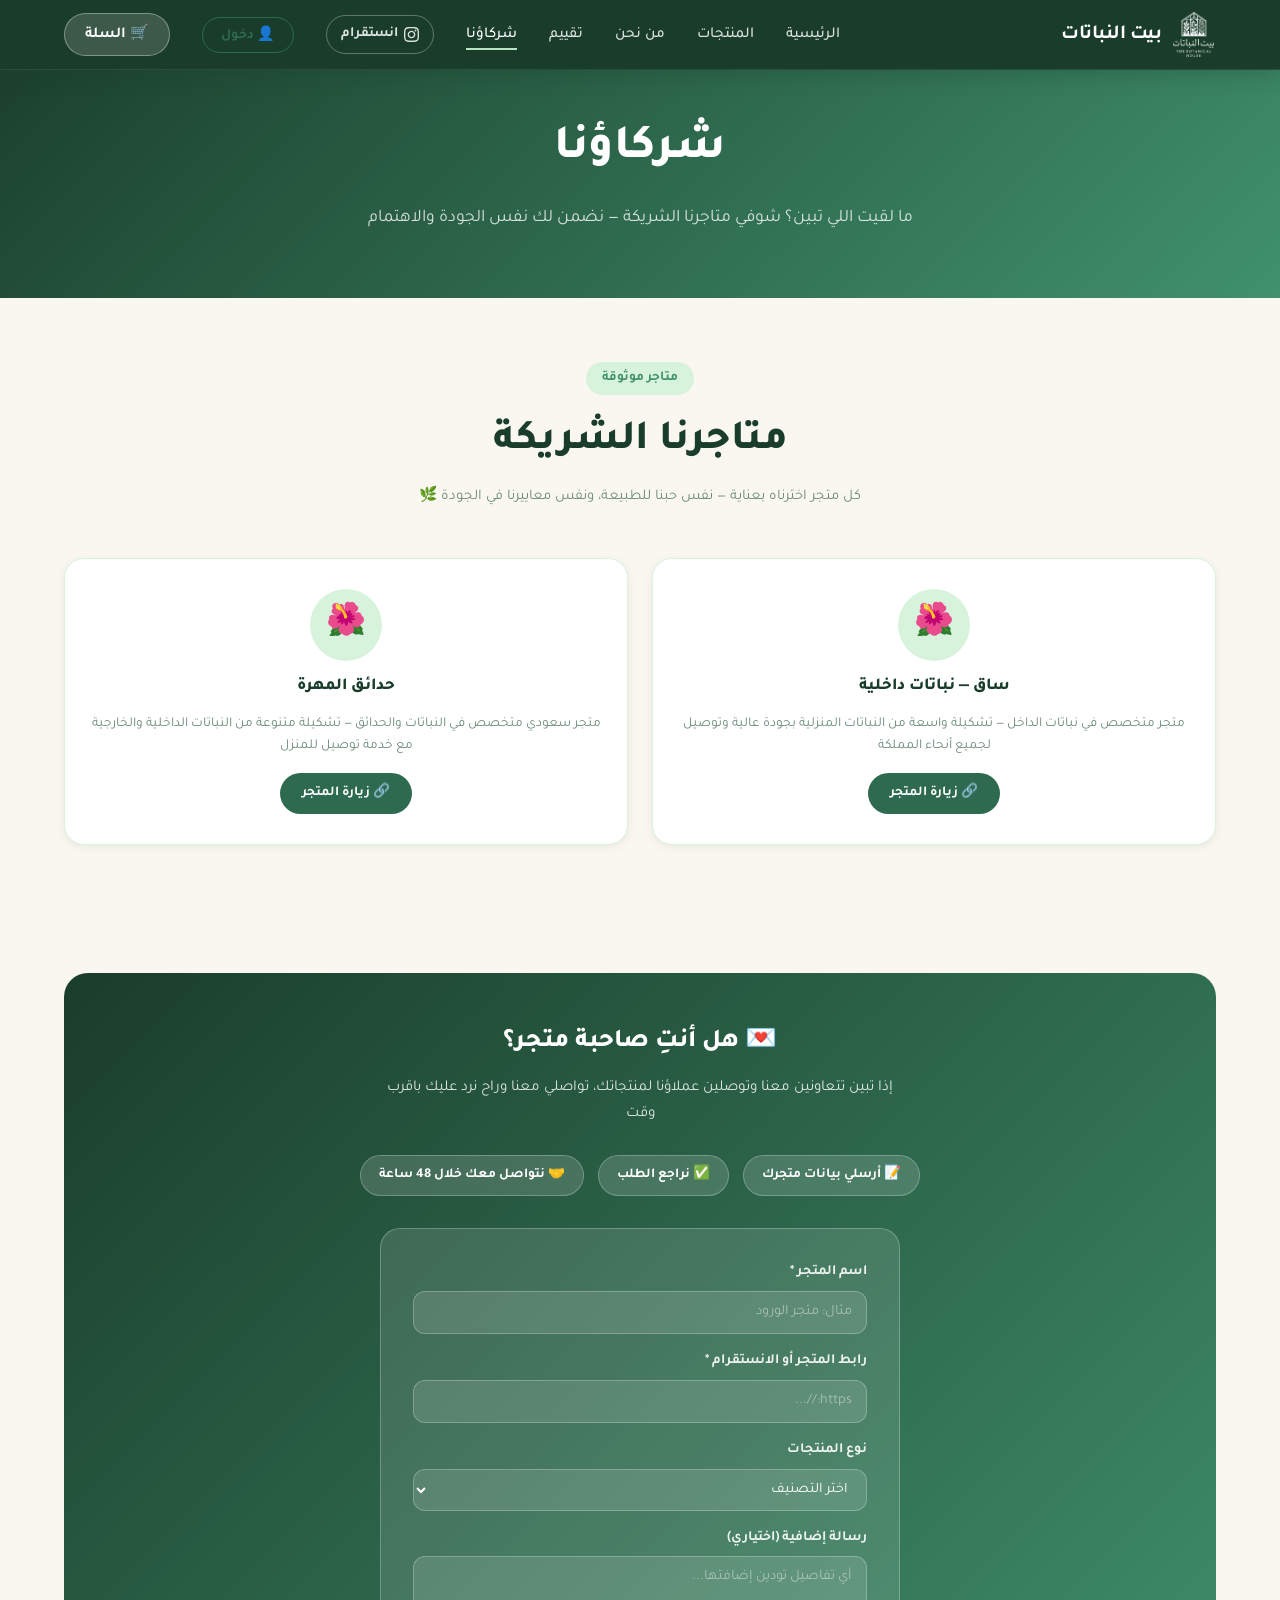
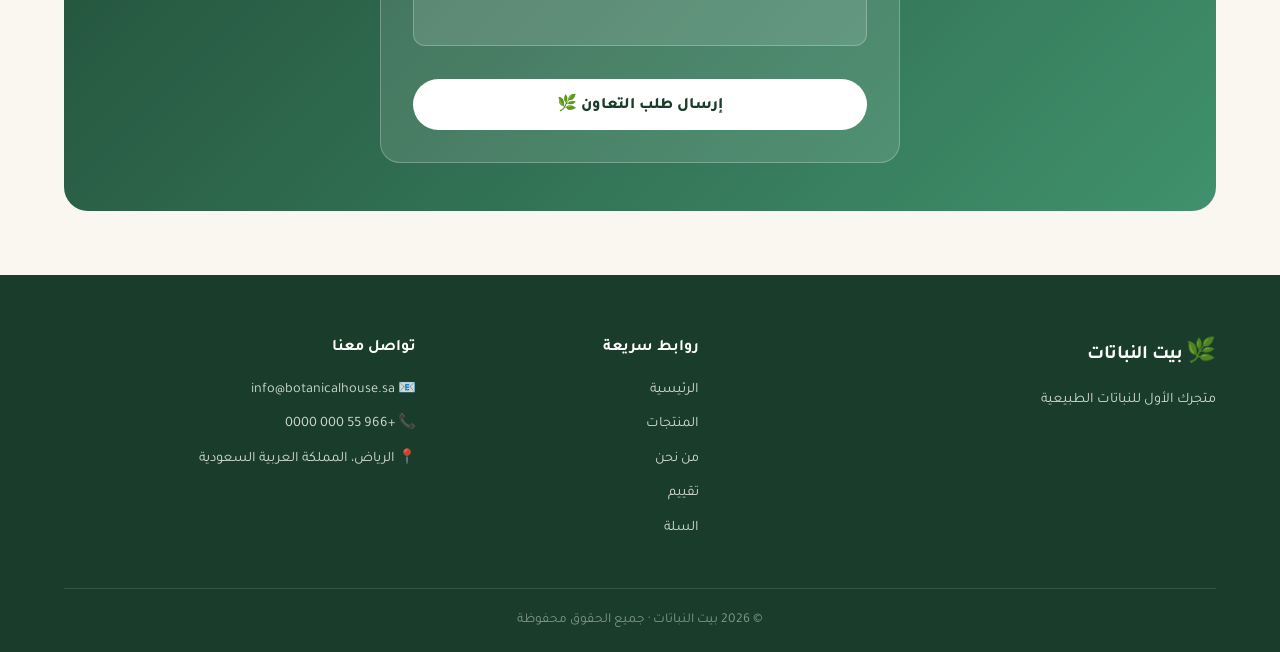
<file: partners.html>
<!DOCTYPE html>
<html lang="ar" dir="rtl">
<head>
  <meta charset="UTF-8" />
  <meta name="viewport" content="width=device-width, initial-scale=1.0" />
  <title>شركاؤنا | بيت النباتات</title>
  <link rel="stylesheet" href="style.css" />
  <link rel="preconnect" href="https://fonts.googleapis.com" />
  <link href="https://fonts.googleapis.com/css2?family=Tajawal:wght@300;400;500;700;800&family=Playfair+Display:ital@0;1&display=swap" rel="stylesheet" />
  <style>
    
    .partners-grid {
      display: grid;
      grid-template-columns: repeat(auto-fit, minmax(260px, 1fr));
      gap: 24px;
      margin-top: 32px;
    }

    .partner-card {
      background: #fff;
      border: 1.5px solid var(--green-pale);
      border-radius: 20px;
      padding: 30px 24px;
      text-align: center;
      box-shadow: var(--shadow-sm);
      transition: transform 0.25s, box-shadow 0.25s;
      display: flex;
      flex-direction: column;
      align-items: center;
      gap: 12px;
    }
    .partner-card:hover {
      transform: translateY(-6px);
      box-shadow: var(--shadow-md);
    }

    .partner-icon {
      width: 72px;
      height: 72px;
      border-radius: 50%;
      background: var(--green-pale);
      display: flex;
      align-items: center;
      justify-content: center;
      font-size: 2rem;
      flex-shrink: 0;
    }

    .partner-name {
      font-size: 1.05rem;
      font-weight: 800;
      color: var(--green-dark);
    }

    .partner-desc {
      font-size: 0.85rem;
      color: var(--text-soft);
      line-height: 1.6;
    }

    .partner-link {
      display: inline-flex;
      align-items: center;
      gap: 6px;
      margin-top: 4px;
      padding: 9px 22px;
      background: var(--green-main);
      color: #fff !important;
      border-radius: var(--radius-full);
      font-size: 0.85rem;
      font-weight: 700;
      transition: background 0.2s, transform 0.2s;
    }
    .partner-link:hover {
      background: var(--green-dark);
      transform: translateY(-2px);
    }

    
    .cta-banner {
      background: linear-gradient(135deg, var(--green-dark), var(--green-mid));
      border-radius: 24px;
      padding: 48px 40px;
      text-align: center;
      color: #fff;
      margin-top: 64px;
    }
    .cta-banner h2 {
      font-size: 1.6rem;
      font-weight: 800;
      margin-bottom: 10px;
    }
    .cta-banner p {
      opacity: 0.85;
      font-size: 0.95rem;
      margin-bottom: 28px;
      max-width: 520px;
      margin-inline: auto;
    }
    .cta-banner .steps {
      display: flex;
      justify-content: center;
      flex-wrap: wrap;
      gap: 14px;
      margin-bottom: 32px;
    }
    .step-pill {
      background: rgba(255,255,255,0.15);
      border: 1px solid rgba(255,255,255,0.25);
      border-radius: var(--radius-full);
      padding: 8px 18px;
      font-size: 0.85rem;
      font-weight: 600;
      display: flex;
      align-items: center;
      gap: 6px;
    }

    
    .contact-card {
      background: rgba(255,255,255,0.12);
      border: 1.5px solid rgba(255,255,255,0.25);
      border-radius: 20px;
      padding: 32px;
      max-width: 520px;
      margin: 0 auto;
      text-align: right;
    }
    .contact-card label {
      display: block;
      font-size: 0.88rem;
      font-weight: 600;
      color: rgba(255,255,255,0.9);
      margin-bottom: 6px;
      margin-top: 16px;
    }
    .contact-card label:first-child { margin-top: 0; }
    .contact-card input,
    .contact-card select,
    .contact-card textarea {
      width: 100%;
      background: rgba(255,255,255,0.12);
      border: 1.5px solid rgba(255,255,255,0.25);
      border-radius: 12px;
      padding: 12px 14px;
      font-family: var(--font-arabic);
      font-size: 0.9rem;
      color: #fff;
      outline: none;
      direction: rtl;
      transition: border 0.2s;
      box-sizing: border-box;
    }
    .contact-card input::placeholder,
    .contact-card textarea::placeholder { color: rgba(255,255,255,0.45); }
    .contact-card input:focus,
    .contact-card select:focus,
    .contact-card textarea:focus { border-color: rgba(255,255,255,0.7); }
    .contact-card select option { color: var(--text-dark); background: #fff; }
    .contact-card textarea { resize: none; height: 90px; }

    .send-btn {
      width: 100%;
      margin-top: 20px;
      padding: 14px;
      background: #fff;
      color: var(--green-dark);
      border: none;
      border-radius: var(--radius-full);
      font-family: var(--font-arabic);
      font-weight: 800;
      font-size: 1rem;
      cursor: pointer;
      transition: opacity 0.2s, transform 0.2s;
    }
    .send-btn:hover { opacity: 0.9; transform: translateY(-2px); }

    .success-msg {
      display: none;
      background: rgba(255,255,255,0.15);
      border-radius: 14px;
      padding: 18px;
      text-align: center;
      margin-top: 16px;
      font-weight: 700;
      font-size: 0.95rem;
    }
  </style>
</head>
<body>

  
  <header class="navbar">
    <div class="nav-logo">
      <img src="logo.jpg" alt="بيت النباتات" class="logo-img">
      <span class="logo-text">بيت النباتات</span>
    </div>
    <nav class="nav-links">
      <a href="index.html">الرئيسية</a>
      <a href="products.html">المنتجات</a>
      <a href="about.html">من نحن</a>
      <a href="feedback.html"> تقييم</a>
      <a href="partners.html" class="active"> شركاؤنا</a>
      <a href="https://www.instagram.com/house_flowers25" target="_blank" class="instagram-nav-btn">
        <svg width="15" height="15" viewBox="0 0 24 24" fill="currentColor"><path d="M12 2.163c3.204 0 3.584.012 4.85.07 3.252.148 4.771 1.691 4.919 4.919.058 1.265.069 1.645.069 4.849 0 3.205-.012 3.584-.069 4.849-.149 3.225-1.664 4.771-4.919 4.919-1.266.058-1.644.07-4.85.07-3.204 0-3.584-.012-4.849-.07-3.26-.149-4.771-1.699-4.919-4.92-.058-1.265-.07-1.644-.07-4.849 0-3.204.013-3.583.07-4.849.149-3.227 1.664-4.771 4.919-4.919 1.266-.057 1.645-.069 4.849-.069zm0-2.163c-3.259 0-3.667.014-4.947.072-4.358.2-6.78 2.618-6.98 6.98-.059 1.281-.073 1.689-.073 4.948 0 3.259.014 3.668.072 4.948.2 4.358 2.618 6.78 6.98 6.98 1.281.058 1.689.072 4.948.072 3.259 0 3.668-.014 4.948-.072 4.354-.2 6.782-2.618 6.979-6.98.059-1.28.073-1.689.073-4.948 0-3.259-.014-3.667-.072-4.947-.196-4.354-2.617-6.78-6.979-6.98-1.281-.059-1.69-.073-4.949-.073zm0 5.838c-3.403 0-6.162 2.759-6.162 6.162s2.759 6.163 6.162 6.163 6.162-2.759 6.162-6.163c0-3.403-2.759-6.162-6.162-6.162zm0 10.162c-2.209 0-4-1.79-4-4 0-2.209 1.791-4 4-4s4 1.791 4 4c0 2.21-1.791 4-4 4zm6.406-11.845c-.796 0-1.441.645-1.441 1.44s.645 1.44 1.441 1.44c.795 0 1.439-.645 1.439-1.44s-.644-1.44-1.439-1.44z"/></svg>
        انستقرام
      </a>
      <a href="cart.html" class="cart-link">
        🛒 السلة <span class="cart-count" id="cartCount">0</span>
      </a>
    </nav>
  </header>

  
  <section class="page-hero">
    <h1>شركاؤنا</h1>
    <p>ما لقيت اللي تبين؟ شوفي متاجرنا الشريكة — نضمن لك نفس الجودة والاهتمام</p>
  </section>

  
  <section class="section">
    <div class="section-header">
      <span class="section-tag">متاجر موثوقة</span>
      <h2 class="section-title">متاجرنا الشريكة</h2>
      <p style="color:var(--text-soft);font-size:0.92rem;margin-top:8px;">
        كل متجر اخترناه بعناية — نفس حبنا للطبيعة، ونفس معاييرنا في الجودة 🌿
      </p>
    </div>

    
    <div class="partners-grid" id="partnersGrid">

      <div class="partner-card">
  <div class="partner-icon">🌺</div>
  <div class="partner-name">ساق — نباتات داخلية</div>
  <div class="partner-desc">متجر متخصص في نباتات الداخل — تشكيلة واسعة من النباتات المنزلية بجودة عالية وتوصيل لجميع أنحاء المملكة</div>
  <a href="https://saqplants.com/ar/" target="_blank" class="partner-link">
    🔗 زيارة المتجر
  </a>
</div>

     <div class="partner-card">
  <div class="partner-icon">🌺</div>
  <div class="partner-name">حدائق المهرة</div>
  <div class="partner-desc">متجر سعودي متخصص في النباتات والحدائق — تشكيلة متنوعة من النباتات الداخلية والخارجية مع خدمة توصيل للمنزل</div>
  <a href="https://muhrah-gardens.com/" target="_blank" class="partner-link">
    🔗 زيارة المتجر
  </a>
</div>

     

    </div>

  </section>

  <section class="section" style="padding-top:0;">
    <div class="cta-banner">
      <h2>💌 هل أنتِ صاحبة متجر؟</h2>
      <p>إذا تبين تتعاونين معنا وتوصلين عملاؤنا لمنتجاتك، تواصلي معنا وراح نرد عليك باقرب وقت</p>

      <div class="steps">
        <div class="step-pill">📝 أرسلي بيانات متجرك</div>
        <div class="step-pill">✅ نراجع الطلب</div>
        <div class="step-pill">🤝 نتواصل معك خلال 48 ساعة</div>
      </div>

      <div class="contact-card">
        <label>اسم المتجر *</label>
        <input type="text" id="partnerStoreName" placeholder="مثال: متجر الورود" />

        <label>رابط المتجر أو الانستقرام *</label>
        <input type="url" id="partnerLink" placeholder="https://..." />

        <label>نوع المنتجات</label>
        <select id="partnerCategory">
          <option value="">اختر التصنيف</option>
          <option value="plants">نباتات وزهور</option>
          <option value="pots">أصص وديكور</option>
          <option value="soil">تربة وسماد</option>
          <option value="tools">أدوات حدائق</option>
          <option value="other">أخرى</option>
        </select>

        <label>رسالة إضافية (اختياري)</label>
        <textarea id="partnerMsg" placeholder="أي تفاصيل تودين إضافتها..."></textarea>

        <div id="partnerError" style="display:none;color:#ffb3b3;font-size:0.83rem;margin-top:8px;"></div>

        <button class="send-btn" onclick="submitPartner()">
          إرسال طلب التعاون 🌿
        </button>

        <div class="success-msg" id="partnerSuccess">
          ✅ وصلنا طلبك! راح نتواصل معك قريباً 💚
        </div>
      </div>

    </div>
  </section>

  <footer class="footer">
    <div class="footer-grid">
      <div class="footer-brand">
        <span class="logo-leaf">🌿</span>
        <span class="logo-text">بيت النباتات</span>
        <p>متجرك الأول للنباتات الطبيعية</p>
      </div>
      <div class="footer-links">
        <h4>روابط سريعة</h4>
        <a href="index.html">الرئيسية</a>
        <a href="products.html">المنتجات</a>
        <a href="about.html">من نحن</a>
        <a href="feedback.html">تقييم</a>
        <a href="cart.html">السلة</a>
      </div>
      <div class="footer-contact">
        <h4>تواصل معنا</h4>
        <p>📧 info@botanicalhouse.sa</p>
        <p>📞 +966 55 000 0000</p>
        <p>📍 الرياض، المملكة العربية السعودية</p>
      </div>
    </div>
    <div class="footer-bottom">
      <p>© 2026 بيت النباتات · جميع الحقوق محفوظة</p>
    </div>
  </footer>

  <script src="data.js"></script>
  <script src="app.js"></script>
  <script>
    function submitPartner() {
      const name    = document.getElementById('partnerStoreName').value.trim();
      const link    = document.getElementById('partnerLink').value.trim();
      const errEl   = document.getElementById('partnerError');
      const successEl = document.getElementById('partnerSuccess');

      errEl.style.display = 'none';

      if (!name) {
        errEl.textContent = '⚠️ يرجى كتابة اسم المتجر';
        errEl.style.display = 'block';
        return;
      }
      if (!link) {
        errEl.textContent = '⚠️ يرجى إدخال رابط المتجر أو الانستقرام';
        errEl.style.display = 'block';
        return;
      }

      const requests = JSON.parse(localStorage.getItem('bh_partner_requests') || '[]');
      requests.unshift({
        name,
        link,
        category: document.getElementById('partnerCategory').value,
        msg: document.getElementById('partnerMsg').value.trim(),
        date: new Date().toLocaleDateString('ar-SA')
      });
      localStorage.setItem('bh_partner_requests', JSON.stringify(requests));

      document.getElementById('partnerStoreName').value = '';
      document.getElementById('partnerLink').value = '';
      document.getElementById('partnerCategory').value = '';
      document.getElementById('partnerMsg').value = '';
      successEl.style.display = 'block';
      setTimeout(() => { successEl.style.display = 'none'; }, 5000);
    }
  </script>
</body>
</html>
</file>
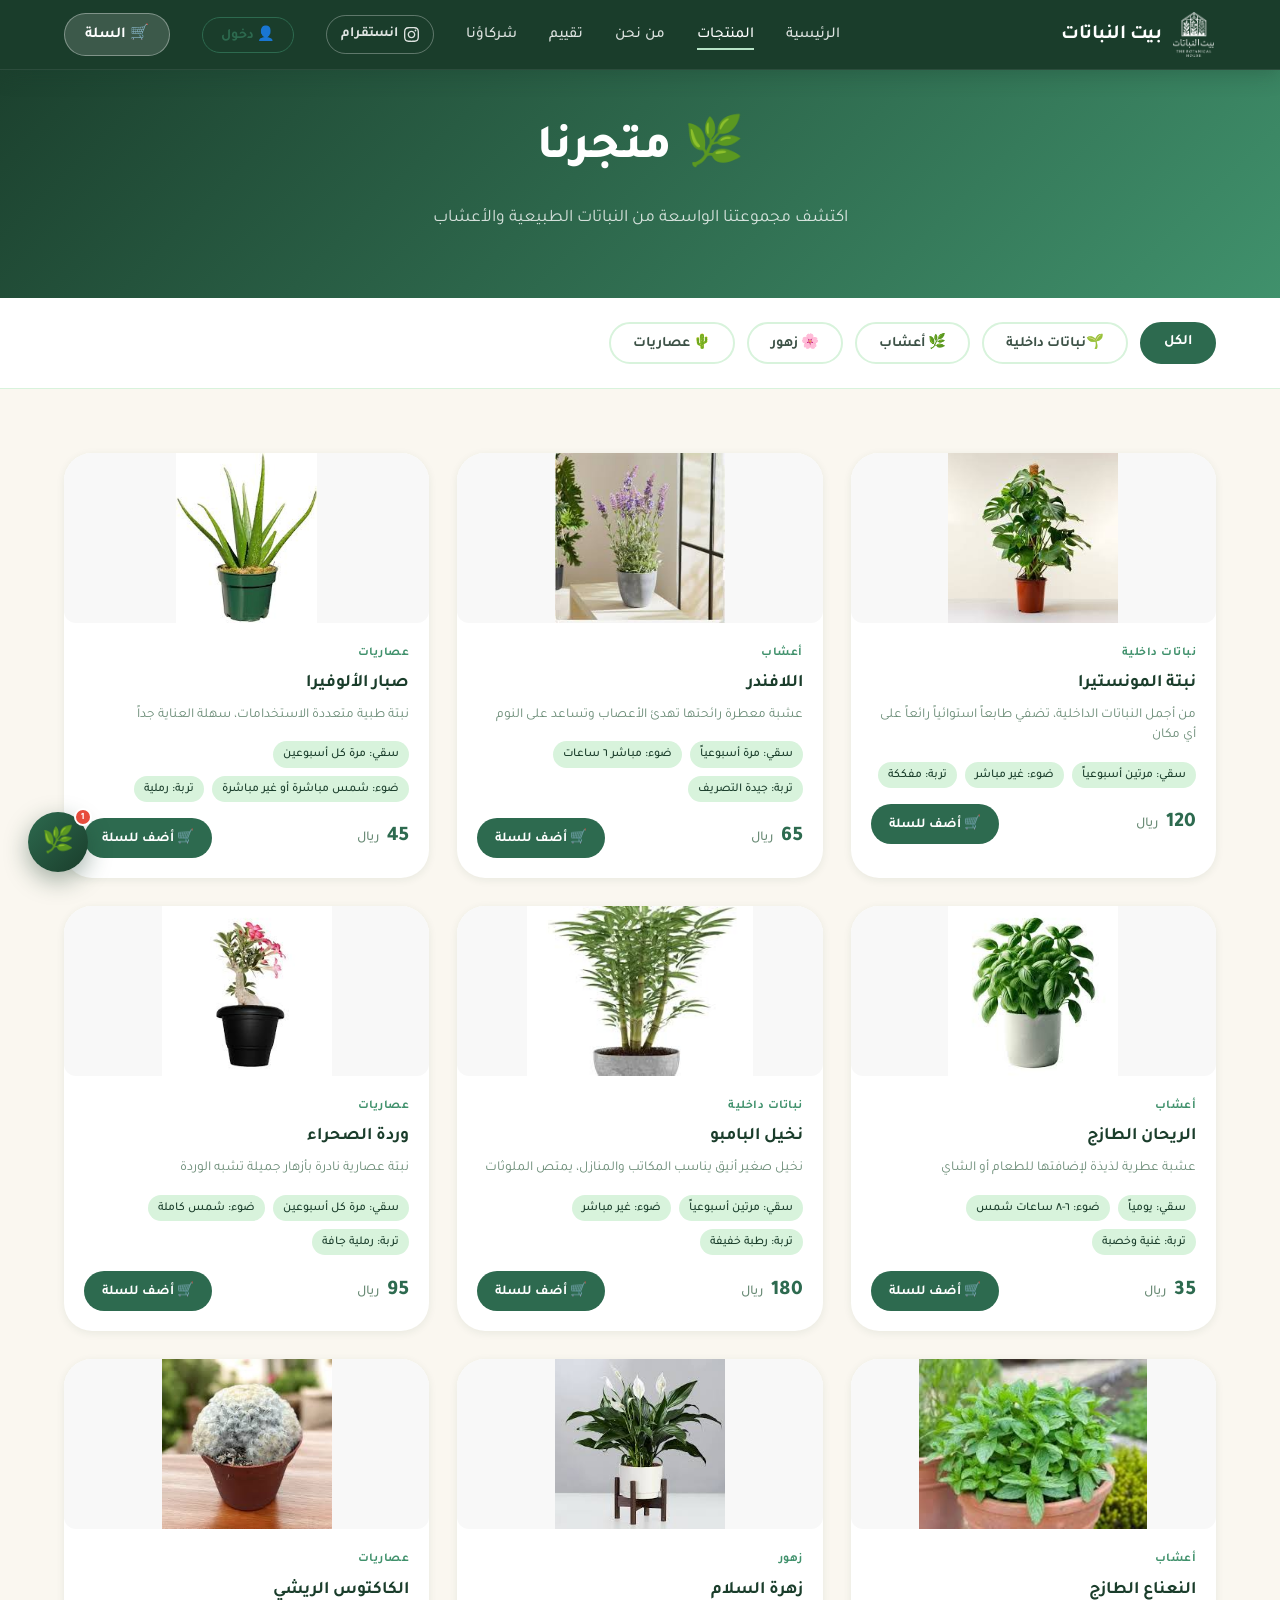
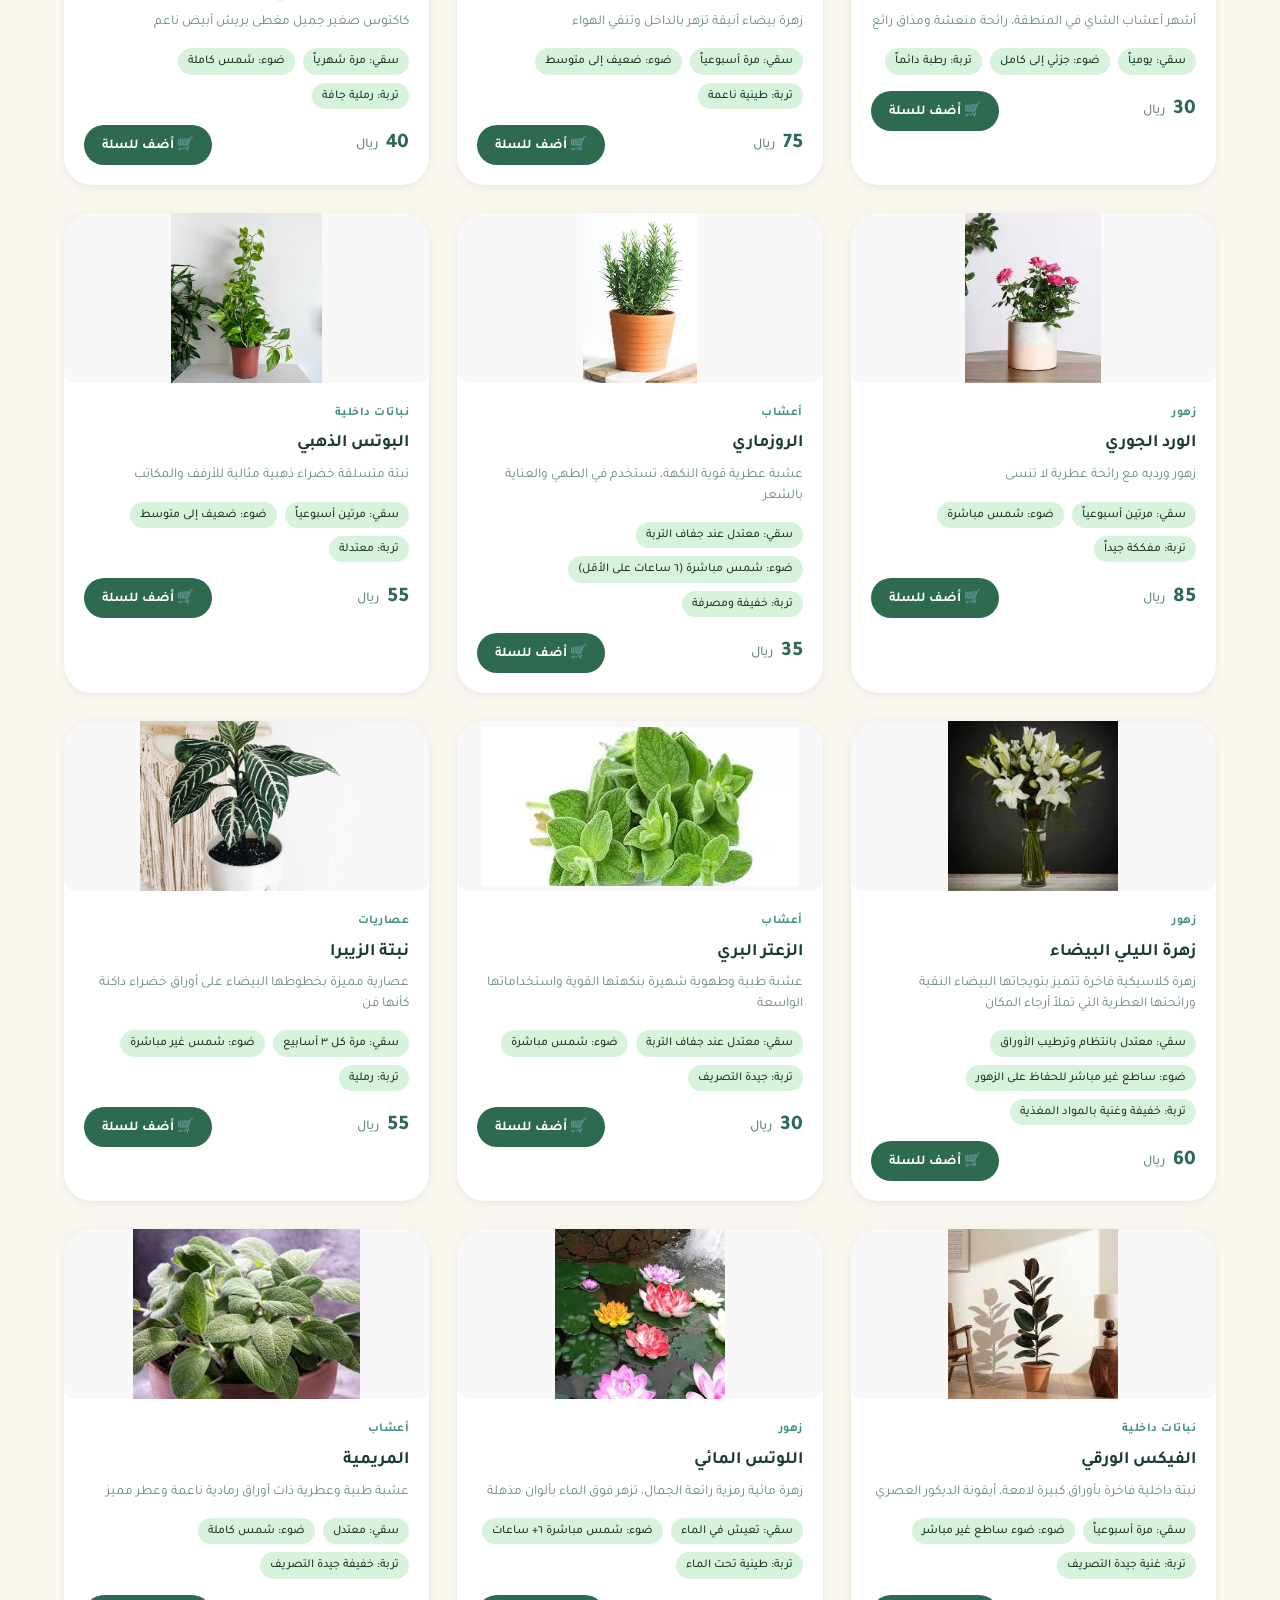
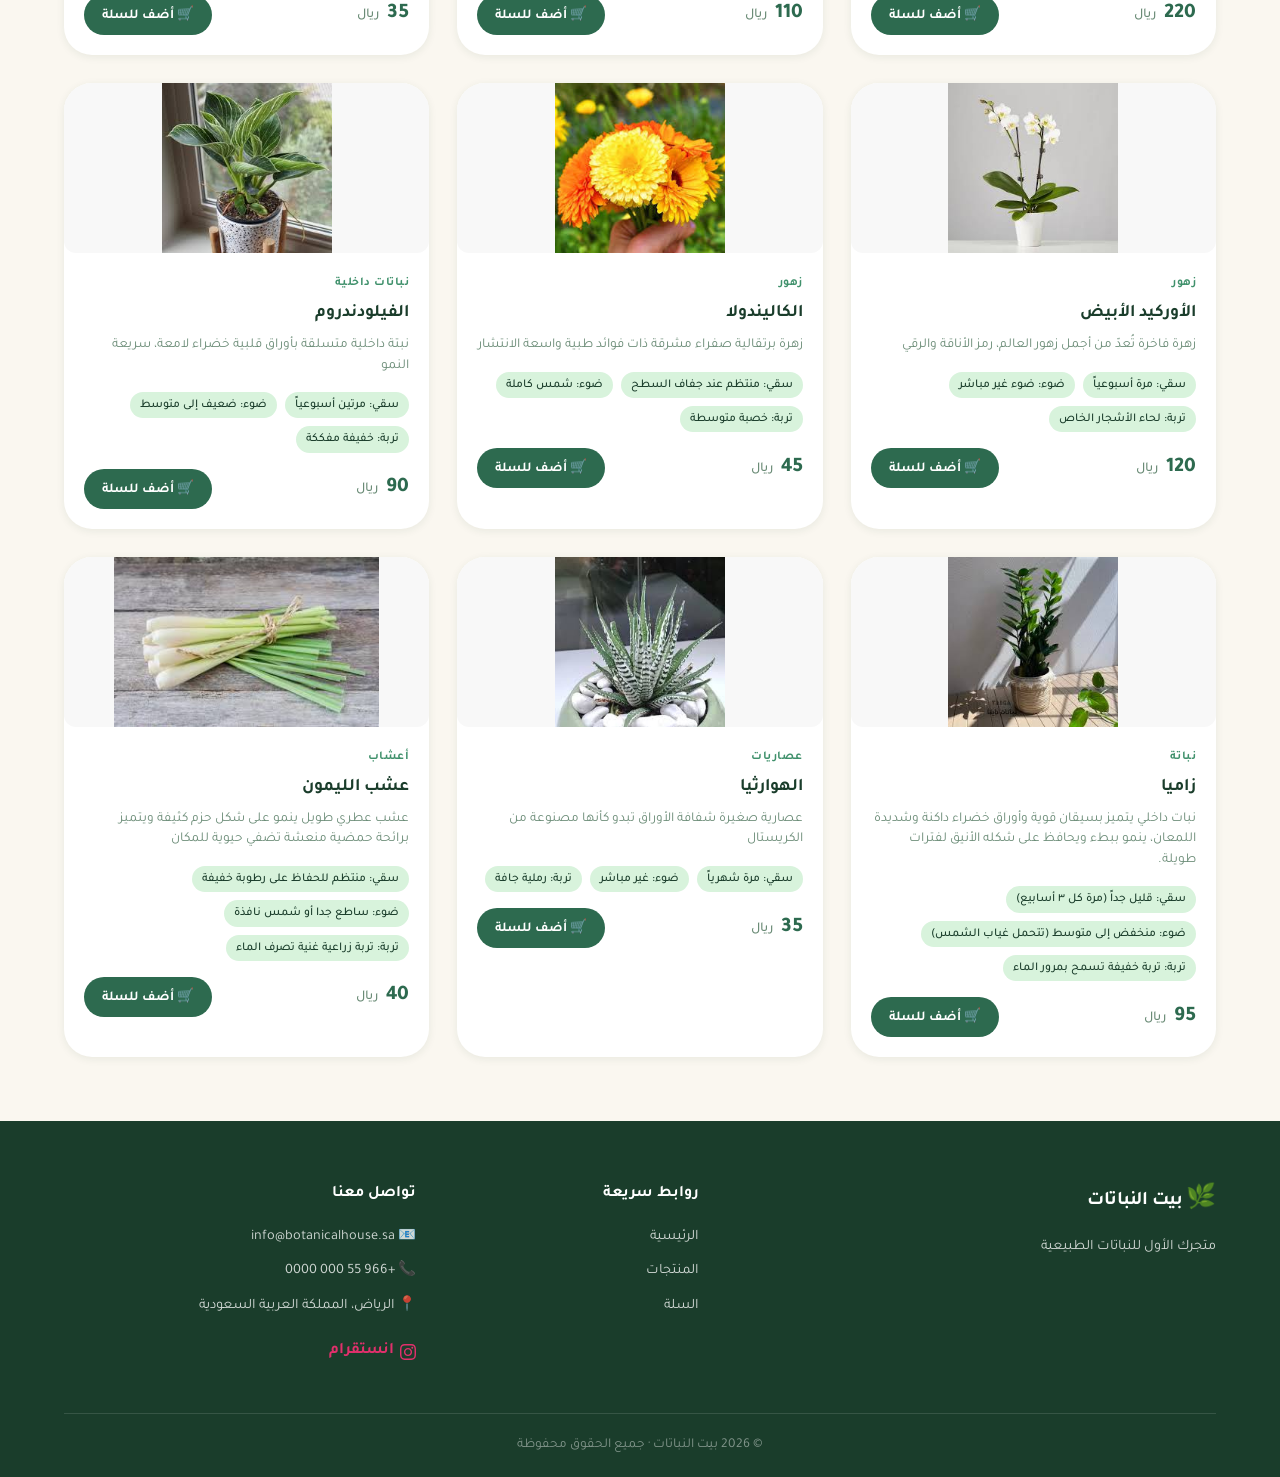
<file: products.html>
<!DOCTYPE html>
<html lang="ar" dir="rtl">
<head>
  <meta charset="UTF-8" />
  <meta name="viewport" content="width=device-width, initial-scale=1.0" />
  <title>المنتجات | بيت النباتات</title>
  <link rel="stylesheet" href="style.css" />
  <link rel="preconnect" href="https://fonts.googleapis.com" />
  <link href="https://fonts.googleapis.com/css2?family=Tajawal:wght@300;400;500;700;800&family=Playfair+Display:ital@0;1&display=swap" rel="stylesheet" />
</head>
<body>

  <header class="navbar">
    <div class="nav-logo">
       <img src="logo.jpg" alt="بيت النباتات" class="logo-img">
<span class="logo-text">بيت النباتات</span>
    </div>
    <nav class="nav-links">
      <a href="index.html">الرئيسية</a>
      <a href="products.html" class="active">المنتجات</a>
      <a href="about.html">من نحن</a>
      <a href="feedback.html"> تقييم</a>
      <a href="partners.html"> شركاؤنا</a>
      <a href="https://www.instagram.com/house_flowers25" target="_blank" class="instagram-nav-btn">
        <svg width="15" height="15" viewBox="0 0 24 24" fill="currentColor"><path d="M12 2.163c3.204 0 3.584.012 4.85.07 3.252.148 4.771 1.691 4.919 4.919.058 1.265.069 1.645.069 4.849 0 3.205-.012 3.584-.069 4.849-.149 3.225-1.664 4.771-4.919 4.919-1.266.058-1.644.07-4.85.07-3.204 0-3.584-.012-4.849-.07-3.26-.149-4.771-1.699-4.919-4.92-.058-1.265-.07-1.644-.07-4.849 0-3.204.013-3.583.07-4.849.149-3.227 1.664-4.771 4.919-4.919 1.266-.057 1.645-.069 4.849-.069zm0-2.163c-3.259 0-3.667.014-4.947.072-4.358.2-6.78 2.618-6.98 6.98-.059 1.281-.073 1.689-.073 4.948 0 3.259.014 3.668.072 4.948.2 4.358 2.618 6.78 6.98 6.98 1.281.058 1.689.072 4.948.072 3.259 0 3.668-.014 4.948-.072 4.354-.2 6.782-2.618 6.979-6.98.059-1.28.073-1.689.073-4.948 0-3.259-.014-3.667-.072-4.947-.196-4.354-2.617-6.78-6.979-6.98-1.281-.059-1.69-.073-4.949-.073zm0 5.838c-3.403 0-6.162 2.759-6.162 6.162s2.759 6.163 6.162 6.163 6.162-2.759 6.162-6.163c0-3.403-2.759-6.162-6.162-6.162zm0 10.162c-2.209 0-4-1.79-4-4 0-2.209 1.791-4 4-4s4 1.791 4 4c0 2.21-1.791 4-4 4zm6.406-11.845c-.796 0-1.441.645-1.441 1.44s.645 1.44 1.441 1.44c.795 0 1.439-.645 1.439-1.44s-.644-1.44-1.439-1.44z"/></svg>
        انستقرام
      </a>
      <a href="cart.html" class="cart-link">
        🛒 السلة <span class="cart-count" id="cartCount">0</span>
      </a>
    </nav>
  </header>

   <section class="page-hero"> 
  <h1>🌿 متجرنا</h1>
  <p>اكتشف مجموعتنا الواسعة من النباتات الطبيعية والأعشاب</p> 
  </section>

  
  <section class="filter-bar">
    <button class="filter-btn active" onclick="filterProducts('all', this)">الكل</button>
    <button class="filter-btn" onclick="filterProducts('indoor', this)">🌱نباتات داخلية</button>
    <button class="filter-btn" onclick="filterProducts('herbs', this)">🌿 أعشاب</button>
    <button class="filter-btn" onclick="filterProducts('flowers', this)">🌸 زهور</button>
    <button class="filter-btn" onclick="filterProducts('succulents', this)">🌵 عصاريات</button>
  </section>


  <section class="section">
    <div class="products-grid" id="allProducts"></div>
  </section>

  
  <footer class="footer">
    <div class="footer-grid">
      <div class="footer-brand">
        <span class="logo-leaf">🌿</span>
        <span class="logo-text">بيت النباتات</span>
        <p>متجرك الأول للنباتات الطبيعية</p>
      </div>
      <div class="footer-links">
        <h4>روابط سريعة</h4>
        <a href="index.html">الرئيسية</a>
        <a href="products.html">المنتجات</a>
        <a href="cart.html">السلة</a>
      </div>
      <div class="footer-contact">
        <h4>تواصل معنا</h4>
        <p>📧 info@botanicalhouse.sa</p>
        <p>📞 +966 55 000 0000</p>
        <p>📍 الرياض، المملكة العربية السعودية</p>
        <a href="https://www.instagram.com/house_flowers25?igsh=a3NpcDI3Zm55aTQ3&utm_source=qr" target="_blank" style="display:inline-flex;align-items:center;gap:6px;margin-top:10px;color:#e1306c;font-weight:600;">
          <svg width="16" height="16" viewBox="0 0 24 24" fill="currentColor"><path d="M12 2.163c3.204 0 3.584.012 4.85.07 3.252.148 4.771 1.691 4.919 4.919.058 1.265.069 1.645.069 4.849 0 3.205-.012 3.584-.069 4.849-.149 3.225-1.664 4.771-4.919 4.919-1.266.058-1.644.07-4.85.07-3.204 0-3.584-.012-4.849-.07-3.26-.149-4.771-1.699-4.919-4.92-.058-1.265-.07-1.644-.07-4.849 0-3.204.013-3.583.07-4.849.149-3.227 1.664-4.771 4.919-4.919 1.266-.057 1.645-.069 4.849-.069zm0-2.163c-3.259 0-3.667.014-4.947.072-4.358.2-6.78 2.618-6.98 6.98-.059 1.281-.073 1.689-.073 4.948 0 3.259.014 3.668.072 4.948.2 4.358 2.618 6.78 6.98 6.98 1.281.058 1.689.072 4.948.072 3.259 0 3.668-.014 4.948-.072 4.354-.2 6.782-2.618 6.979-6.98.059-1.28.073-1.689.073-4.948 0-3.259-.014-3.667-.072-4.947-.196-4.354-2.617-6.78-6.979-6.98-1.281-.059-1.69-.073-4.949-.073zm0 5.838c-3.403 0-6.162 2.759-6.162 6.162s2.759 6.163 6.162 6.163 6.162-2.759 6.162-6.163c0-3.403-2.759-6.162-6.162-6.162zm0 10.162c-2.209 0-4-1.79-4-4 0-2.209 1.791-4 4-4s4 1.791 4 4c0 2.21-1.791 4-4 4zm6.406-11.845c-.796 0-1.441.645-1.441 1.44s.645 1.44 1.441 1.44c.795 0 1.439-.645 1.439-1.44s-.644-1.44-1.439-1.44z"/></svg>
          انستقرام
        </a>
      </div>
    </div>
    <div class="footer-bottom">
      <p>© 2026 بيت النباتات · جميع الحقوق محفوظة</p>
    </div>
  </footer>

  <script src="data.js"></script>
  <script src="app.js"></script>
  <!-- قسم الشات بوت -->
<style>
  .chat-fab {
    position: fixed; bottom: 28px; left: 28px;
    width: 60px; height: 60px; border-radius: 50%;
    background: linear-gradient(135deg, #2d6a4f, #1a3d2b);
    color: #fff; font-size: 1.6rem; border: none;
    cursor: pointer; box-shadow: 0 8px 24px rgba(26,61,43,0.4);
    z-index: 1000; transition: all 0.3s;
    display: flex; align-items: center; justify-content: center;
    animation: pulse-chat 2.5s ease-in-out infinite;
  }
  .chat-fab:hover { transform: scale(1.12); }
  @keyframes pulse-chat {
    0%, 100% { box-shadow: 0 8px 24px rgba(26,61,43,0.4); }
    50% { box-shadow: 0 8px 32px rgba(26,61,43,0.6), 0 0 0 8px rgba(45,106,79,0.1); }
  }
  .chat-fab .chat-badge {
    position: absolute; top: -4px; right: -4px;
    width: 18px; height: 18px; background: #e74c3c;
    border-radius: 50%; border: 2px solid #fff;
    font-size: 0.6rem; display: flex; align-items: center;
    justify-content: center; font-weight: 700;
  }
  .chatbot-window {
    position: fixed; bottom: 100px; left: 28px; width: 340px;
    max-height: 500px; background: #fff; border-radius: 20px;
    box-shadow: 0 20px 60px rgba(26,61,43,0.25); z-index: 1001;
    display: flex; flex-direction: column; overflow: hidden;
    transition: all 0.35s cubic-bezier(0.34,1.56,0.64,1);
    transform-origin: bottom left;
  }
  .chatbot-window.hidden {
    transform: scale(0.7) translateY(20px);
    opacity: 0; pointer-events: none;
  }
  .chat-header {
    background: linear-gradient(135deg, #1a3d2b, #2d6a4f);
    color: #fff; padding: 16px 20px;
    display: flex; align-items: center; gap: 12px;
  }
  .chat-avatar {
    width: 40px; height: 40px; background: rgba(255,255,255,0.2);
    border-radius: 50%; display: flex; align-items: center;
    justify-content: center; font-size: 1.3rem;
  }
  .chat-header-info h4 { font-size: 0.95rem; font-weight: 700; margin: 0; }
  .chat-header-info p { font-size: 0.78rem; opacity: 0.8; margin: 0; }
  .chat-close-btn {
    margin-right: auto; background: none; border: none;
    color: rgba(255,255,255,0.8); font-size: 1.2rem;
    cursor: pointer; padding: 4px 8px; border-radius: 6px;
  }
  .chat-close-btn:hover { background: rgba(255,255,255,0.15); color: #fff; }
  .chat-messages {
    flex: 1; overflow-y: auto; padding: 16px;
    display: flex; flex-direction: column; gap: 12px;
    max-height: 340px; background: #f9fafb;
  }
  .chat-msg {
    max-width: 82%; padding: 10px 14px; border-radius: 16px;
    font-size: 0.88rem; line-height: 1.5; white-space: pre-line;
    animation: msgIn 0.3s ease;
  }
  @keyframes msgIn {
    from { transform: translateY(8px); opacity: 0; }
    to { transform: translateY(0); opacity: 1; }
  }
  .chat-msg.bot {
    background: #fff; color: #1a3d2b;
    border-radius: 16px 16px 16px 4px;
    box-shadow: 0 2px 8px rgba(0,0,0,0.06); align-self: flex-start;
  }
  .chat-msg.user {
    background: #2d6a4f; color: #fff;
    border-radius: 16px 16px 4px 16px; align-self: flex-end;
  }
  .quick-reply-btn {
    background: #d8f3dc; color: #1a3d2b;
    border: 1px solid #b7e4c7; border-radius: 20px;
    padding: 6px 14px; font-size: 0.8rem; font-weight: 600;
    cursor: pointer; transition: all 0.2s; font-family: inherit;
  }
  .quick-reply-btn:hover { background: #2d6a4f; color: #fff; }
  .chat-powered {
    text-align: center; padding: 6px;
    font-size: 0.72rem; color: #6b8c77; background: #f9fafb;
  }
</style>

<button class="chat-fab" onclick="toggleChat()" id="chatFab">
  🌿
  <span class="chat-badge">1</span>
</button>

<div class="chatbot-window hidden" id="chatbotWindow">
  <div class="chat-header">
    <div class="chat-avatar">🌿</div>
    <div class="chat-header-info">
      <h4>مساعد بيت النباتات</h4>
      <p>متصل الآن · يرد فوراً</p>
    </div>
    <button class="chat-close-btn" onclick="toggleChat()">✕</button>
  </div>
  <div class="chat-messages" id="chatMessages"></div>
  <div class="chat-powered">مساعد بيت النباتات 🌿</div>
</div>

<script>

let chatOpen = false;
let chatStarted = false;

function toggleChat() {
  chatOpen = !chatOpen;
  const win = document.getElementById("chatbotWindow");
  const fab = document.getElementById("chatFab");
  if (chatOpen) {
    win.classList.remove("hidden");
    fab.innerHTML = "✕";
    if (!chatStarted) {
      chatStarted = true;
      setTimeout(startChat, 300);
    }
  } else {
    win.classList.add("hidden");
    fab.innerHTML = '🌿<span class="chat-badge">1</span>';
  }
}

function startChat() {
  botMsg("مرحباً! 🌱 أنا مساعدك في بيت النباتات.");
  setTimeout(() => showMainMenu(), 600);
}

function showMainMenu() {
  botMsg("كيف أقدر أساعدك اليوم؟ اختر من القائمة:");
  showOptions([
    { label: "🌿 ساعدني أختار نبتة",   action: () => flowPlantHelper_step1() },
    { label: "📦 معلومات التوصيل",       action: () => flowDelivery() },
    { label: "🏷️ العروض والخصومات",     action: () => flowOffers() },
    { label: "🔍 تصفح حسب الفئة",       action: () => flowBrowseCategory() },
    { label: "💚 سياسة الضمان",          action: () => flowWarranty() },
    { label: "📞 تواصل معنا",            action: () => flowContact() },
  ]);
}

function flowPlantHelper_step1() {
  userMsg("🌿 ساعدني أختار نبتة");
  botMsg("بكل سرور! 🌱 خليني أساعدك تلقى النبتة المثالية.");
  setTimeout(() => {
    botMsg("أين ستضع النبتة؟");
    showOptions([
      { label: "🏠 داخل المنزل",   action: () => flowPlantHelper_step2("indoor") },
      { label: "🌞 خارج المنزل",   action: () => flowPlantHelper_step2("outdoor") },
      { label: "🏢 في المكتب",     action: () => flowPlantHelper_step2("office") },
      { label: "🛏️ غرفة النوم",    action: () => flowPlantHelper_step2("bedroom") },
    ]);
  }, 400);
}

function flowPlantHelper_step2(location) {
  const labels = { indoor:"داخل المنزل", outdoor:"خارج المنزل", office:"في المكتب", bedroom:"غرفة النوم" };
  userMsg(labels[location]);
  setTimeout(() => {
    botMsg("ما الغرض الأساسي من النبتة؟");
    showOptions([
      { label: "🎨 للديكور والجمال",  action: () => flowPlantHelper_step3(location, "deco") },
      { label: "💨 لتنقية الهواء",    action: () => flowPlantHelper_step3(location, "air") },
      { label: "🌸 للعطر والرائحة",   action: () => flowPlantHelper_step3(location, "scent") },
      { label: "🌿 للاستخدام الطبي",  action: () => flowPlantHelper_step3(location, "medical") },
      { label: "🍽️ للطهي والأكل",    action: () => flowPlantHelper_step3(location, "cooking") },
    ]);
  }, 400);
}

function flowPlantHelper_step3(location, purpose) {
  const labels = { deco:"للديكور", air:"لتنقية الهواء", scent:"للعطر", medical:"للاستخدام الطبي", cooking:"للطهي" };
  userMsg(labels[purpose]);
  setTimeout(() => {
    botMsg("كم وقتك لعناية النبتة أسبوعياً؟");
    showOptions([
      { label: "⚡ أقل من 5 دقائق",   action: () => showPlantResults(location, purpose, "lazy") },
      { label: "🕐 10–15 دقيقة",      action: () => showPlantResults(location, purpose, "medium") },
      { label: "⏰ أكثر من 15 دقيقة", action: () => showPlantResults(location, purpose, "active") },
    ]);
  }, 400);
}

function showPlantResults(location, purpose, care) {
  userMsg(care === "lazy" ? "أقل من 5 دقائق" : care === "medium" ? "10–15 دقيقة" : "أكثر من 15 دقيقة");
  let results = [];
  if (purpose === "cooking")       results = PRODUCTS.filter(p => p.category === "herbs");
  else if (purpose === "medical")  results = PRODUCTS.filter(p => p.category === "herbs" || p.nameEn === "Aloe Vera");
  else if (purpose === "scent")    results = PRODUCTS.filter(p => ["Lavender","Arabian Jasmine","Damask Rose","Rosemary"].includes(p.nameEn));
  else if (purpose === "air")      results = PRODUCTS.filter(p => ["Monstera Deliciosa","Bamboo Palm","Peace Lily","Golden Pothos","Fiddle Leaf Fig","Philodendron"].includes(p.nameEn));
  else if (purpose === "deco")     results = PRODUCTS.filter(p => p.category === "succulents" || p.category === "flowers" || p.nameEn === "Fiddle Leaf Fig");
  if (care === "lazy") results = results.filter(p => p.care.some(c => c.includes("شهر") || c.includes("أسبوعين") || c.includes("مرة أسبوعياً")));
  if (location === "outdoor")      results = results.filter(p => p.category !== "indoor");
  if (results.length === 0) results = PRODUCTS.slice(0, 3);
  results = results.slice(0, 3);
  setTimeout(() => {
    botMsg("🌟 إليك أفضل الخيارات المناسبة لك:");
    results.forEach((p, i) => {
      setTimeout(() => { botMsg(`${i+1}. ${p.name}\n💰 السعر: ${p.price} ريال\n📝 ${p.description}`); }, i * 300);
    });
    setTimeout(() => {
      botMsg("تبي تعرف أكثر عن أي نبتة؟");
      showOptions([
        ...results.map(p => ({ label: `🌿 ${p.name}`, action: () => showPlantDetail(p) })),
        { label: "🏠 القائمة الرئيسية", action: () => { userMsg("القائمة الرئيسية"); setTimeout(showMainMenu, 300); } }
      ]);
    }, results.length * 300 + 400);
  }, 400);
}

function showPlantDetail(p) {
  userMsg(`🌿 ${p.name}`);
  setTimeout(() => {
    botMsg(`🌿 ${p.name}\n💰 ${p.price} ريال | ${p.categoryLabel}\n\n📝 ${p.description}\n\n🌱 ${p.care.join(" | ")}\n\n✨ ${p.benefits}`);
    setTimeout(() => {
      showOptions([
        { label: "🏠 القائمة الرئيسية", action: () => { userMsg("القائمة الرئيسية"); setTimeout(showMainMenu, 300); } }
      ]);
    }, 400);
  }, 400);
}

function flowDelivery() {
  userMsg("📦 معلومات التوصيل");
  setTimeout(() => {
    botMsg("🚚 خدمات التوصيل المتاحة:");
    setTimeout(() => { botMsg("📦 أرامكس\n⏱️ المدة: 2–4 أيام عمل\n💰 الرسوم: 25 ريال"); }, 300);
    setTimeout(() => { botMsg("📦 سبل\n⏱️ المدة: 3–5 أيام عمل\n💰 الرسوم: 20 ريال"); }, 600);
    setTimeout(() => {
      botMsg("التوصيل لجميع مناطق المملكة 🇸🇦");
      showOptions([{ label: "🏠 القائمة الرئيسية", action: () => { userMsg("القائمة الرئيسية"); setTimeout(showMainMenu, 300); } }]);
    }, 900);
  }, 400);
}

function flowOffers() {
  userMsg("🏷️ العروض والخصومات");
  setTimeout(() => {
    botMsg("🎉 العروض الحالية:");
    setTimeout(() => { botMsg("✅ منتجان إلى 4 منتجات\n→ خصم 15% تلقائي"); }, 300);
    setTimeout(() => { botMsg("✅ 5 منتجات فأكثر\n→ خصم 20% تلقائي"); }, 600);
    setTimeout(() => { botMsg("✅ كود WELCOME\n→ خصم 10% على أول طلب فقط 🎁"); }, 900);
    setTimeout(() => {
      showOptions([{ label: "🏠 القائمة الرئيسية", action: () => { userMsg("القائمة الرئيسية"); setTimeout(showMainMenu, 300); } }]);
    }, 1200);
  }, 400);
}

function flowBrowseCategory() {
  userMsg("🔍 تصفح حسب الفئة");
  setTimeout(() => {
    botMsg("اختر الفئة:");
    showOptions([
      { label: "🌿 نباتات داخلية",    action: () => showCategory("indoor",    "نباتات داخلية") },
      { label: "🌸 زهور",             action: () => showCategory("flowers",   "زهور") },
      { label: "🌵 عصاريات",          action: () => showCategory("succulents","عصاريات") },
      { label: "🌱 أعشاب",            action: () => showCategory("herbs",     "أعشاب") },
      { label: "🏠 القائمة الرئيسية", action: () => { userMsg("القائمة الرئيسية"); setTimeout(showMainMenu, 300); } }
    ]);
  }, 400);
}

function showCategory(cat, label) {
  userMsg(label);
  const list = PRODUCTS.filter(p => p.category === cat);
  setTimeout(() => {
    botMsg(`🌿 ${label} (${list.length} منتج):\n` + list.map(p => `• ${p.name} — ${p.price} ريال`).join("\n"));
    setTimeout(() => {
      const opts = list.slice(0, 5).map(p => ({ label: `🌿 ${p.name}`, action: () => showPlantDetail(p) }));
      opts.push({ label: "🏠 القائمة الرئيسية", action: () => { userMsg("القائمة الرئيسية"); setTimeout(showMainMenu, 300); } });
      showOptions(opts);
    }, 400);
  }, 400);
}

function flowWarranty() {
  userMsg("💚 سياسة الضمان");
  setTimeout(() => {
    botMsg("💚 ضمان 7 أيام كاملة\nإذا وصلتك النبتة تالفة نستبدلها مجاناً.");
    setTimeout(() => { botMsg("✅ نباتات طبيعية 100% خالية من المواد الكيميائية\n✅ مع كل نبتة دليل عناية كامل"); }, 400);
    setTimeout(() => {
      showOptions([{ label: "🏠 القائمة الرئيسية", action: () => { userMsg("القائمة الرئيسية"); setTimeout(showMainMenu, 300); } }]);
    }, 800);
  }, 400);
}

function flowContact() {
  userMsg("📞 تواصل معنا");
  setTimeout(() => {
    botMsg("📷 انستقرام: house_flowers25@\n📧 info@botanicalhouse.sa\n📞 +966 55 000 0000\n📍 الرياض، المملكة العربية السعودية");
    setTimeout(() => {
      showOptions([{ label: "🏠 القائمة الرئيسية", action: () => { userMsg("القائمة الرئيسية"); setTimeout(showMainMenu, 300); } }]);
    }, 400);
  }, 400);
}

function botMsg(text) {
  const msgs = document.getElementById("chatMessages");
  const div = document.createElement("div");
  div.className = "chat-msg bot";
  div.style.whiteSpace = "pre-line";
  div.textContent = text;
  msgs.appendChild(div);
  msgs.scrollTop = msgs.scrollHeight;
}

function userMsg(text) {
  const msgs = document.getElementById("chatMessages");
  const div = document.createElement("div");
  div.className = "chat-msg user";
  div.textContent = text;
  msgs.appendChild(div);
  msgs.scrollTop = msgs.scrollHeight;
}

function showOptions(options) {
  const msgs = document.getElementById("chatMessages");
  const wrap = document.createElement("div");
  wrap.style.cssText = "display:flex;flex-wrap:wrap;gap:7px;margin-top:2px;";
  options.forEach(opt => {
    const btn = document.createElement("button");
    btn.className = "quick-reply-btn";
    btn.textContent = opt.label;
    btn.onclick = () => {
      wrap.querySelectorAll("button").forEach(b => { b.disabled = true; b.style.opacity = "0.45"; b.style.cursor = "default"; });
      opt.action();
    };
    wrap.appendChild(btn);
  });
  msgs.appendChild(wrap);
  msgs.scrollTop = msgs.scrollHeight;
}
</script>
</body>
</html>
</file>
<file: style.css>
:root {
  --green-dark:    #1a3d2b;
  --green-main:    #2d6a4f;
  --green-mid:     #40916c;
  --green-light:   #74c69d;
  --green-pale:    #d8f3dc;
  --cream:         #faf7f0;
  --cream-dark:    #f0ebe0;
  --sand:          #e9c46a;
  --text-dark:     #1a2520;
  --text-mid:      #3d5247;
  --text-soft:     #6b8c77;
  --white:         #ffffff;
  --shadow-sm:     0 2px 8px rgba(26,61,43,0.08);
  --shadow-md:     0 8px 32px rgba(26,61,43,0.14);
  --shadow-lg:     0 20px 60px rgba(26,61,43,0.18);
  --radius-sm:     8px;
  --radius-md:     16px;
  --radius-lg:     28px;
  --radius-full:   999px;
  --font-arabic:   'Tajawal', sans-serif;
  --font-display:  'Playfair Display', serif;
}


*, *::before, *::after { box-sizing: border-box; margin: 0; padding: 0; }
html { scroll-behavior: smooth; }
body {
  font-family: var(--font-arabic);
  background: var(--cream);
  color: var(--text-dark);
  direction: rtl;
  font-size: 16px;
  line-height: 1.7;
}
a { text-decoration: none; color: inherit; }
img { max-width: 100%; }
input, select, button, textarea { font-family: var(--font-arabic); }


.hidden { display: none !important; }
.text-green { color: var(--green-main); }
.section { padding: 64px 5%; }


.navbar {
  position: fixed; top: 0; left: 0; right: 0; z-index: 200;
  display: flex; align-items: center; justify-content: space-between;
  padding: 0 5%;
  height: 70px;
  background: #1a3d2b;
  backdrop-filter: blur(12px);
  border-bottom: 1px solid rgba(255,255,255,0.08);
  box-shadow: 0 4px 20px rgba(26,61,43,0.3);
}

.nav-logo {
  display: flex; align-items: center; gap: 10px;
  font-size: 1.3rem; font-weight: 800;
  color: #fff;
}
.logo-leaf { font-size: 1.5rem; }
.logo-text { letter-spacing: -0.5px; }

.nav-links {
  display: flex; align-items: center; gap: 32px;
  font-weight: 500; font-size: 0.95rem;
}
.nav-links a {
  color: rgba(255,255,255,0.85);
  transition: color 0.2s;
  position: relative;
}
.nav-links a::after {
  content: ''; position: absolute; bottom: -3px; right: 0;
  width: 0; height: 2px;
  background: #b7e4c7;
  transition: width 0.25s;
}
.nav-links a:hover::after,
.nav-links a.active::after { width: 100%; }
.nav-links a:hover, .nav-links a.active { color: #fff; }

.cart-link {
  background: rgba(255,255,255,0.15);
  color: var(--white) !important;
  border: 1.5px solid rgba(255,255,255,0.35);
  padding: 8px 20px;
  border-radius: var(--radius-full);
  font-weight: 600;
  transition: background 0.2s, transform 0.2s;
}
.cart-link:hover { background: rgba(255,255,255,0.25); transform: translateY(-1px); }
.cart-link::after { display: none !important; }

.cart-count {
  background: var(--sand);
  color: var(--text-dark);
  border-radius: var(--radius-full);
  padding: 2px 7px;
  font-size: 0.8rem;
  font-weight: 700;
  margin-right: 4px;
}


.instagram-nav-btn {
  display: flex; align-items: center; gap: 6px;
  padding: 7px 14px;
  border-radius: var(--radius-full);
  border: 1.5px solid rgba(255,255,255,0.3);
  color: rgba(255,255,255,0.85) !important;
  font-size: 0.88rem;
  font-weight: 600;
  transition: all 0.3s;
}
.instagram-nav-btn:hover {
  border-color: #e1306c;
  color: #ffb3c6 !important;
  background: rgba(225,48,108,0.15);
}
.instagram-nav-btn::after { display: none !important; }


.logo-img {
  width: 45px;
  height: 45px;
  object-fit: contain;
  filter: brightness(0) invert(1);
}

.logo-text {
  font-size: 20px;
  font-weight: bold;
  color: #fff;
}
.product-image {
  width: 100%;
  height: 170px;
  background: #f8f8f8;
  border-radius: 12px;
  display: flex;
  align-items: center;
  justify-content: center;
  overflow: hidden;
}

.product-image img {
  width: 100%;
  height: 100%;
  object-fit: scale-down;
}


.btn-primary {
  display: inline-block;
  background: var(--green-main);
  color: var(--white);
  padding: 14px 32px;
  border-radius: var(--radius-full);
  font-weight: 700;
  font-size: 1rem;
  border: 2px solid var(--green-main);
  cursor: pointer;
  transition: all 0.25s;
  text-align: center;
}
.btn-primary:hover {
  background: var(--green-dark);
  border-color: var(--green-dark);
  transform: translateY(-2px);
  box-shadow: var(--shadow-md);
}

.btn-outline {
  display: inline-block;
  background: transparent;
  color: var(--green-main);
  padding: 14px 32px;
  border-radius: var(--radius-full);
  font-weight: 600;
  font-size: 1rem;
  border: 2px solid var(--green-main);
  cursor: pointer;
  transition: all 0.25s;
}
.btn-outline:hover {
  background: var(--green-pale);
  transform: translateY(-2px);
}

.btn-outline-sm {
  background: transparent;
  color: var(--green-main);
  padding: 10px 18px;
  border-radius: var(--radius-full);
  font-weight: 600;
  border: 2px solid var(--green-main);
  cursor: pointer;
  transition: all 0.2s;
  white-space: nowrap;
}
.btn-outline-sm:hover { background: var(--green-pale); }

.btn-full { width: 100%; justify-content: center; }


.hero {
  min-height: 90vh;
  display: flex; align-items: center;
  padding: 80px 5%;
  background: linear-gradient(135deg, var(--cream) 60%, var(--green-pale) 100%);
  position: relative; overflow: hidden;
  gap: 60px;
}

.hero-bg-pattern {
  position: absolute; inset: 0;
  background-image:
    radial-gradient(circle at 20% 80%, rgba(116,198,157,0.12) 0%, transparent 50%),
    radial-gradient(circle at 80% 20%, rgba(45,106,79,0.08) 0%, transparent 50%);
  pointer-events: none;
}

.hero-content { flex: 1; max-width: 560px; z-index: 1; }

.hero-tag {
  display: inline-block;
  background: var(--green-pale);
  color: var(--green-dark);
  padding: 6px 18px;
  border-radius: var(--radius-full);
  font-size: 0.9rem;
  font-weight: 600;
  margin-bottom: 24px;
  border: 1px solid var(--green-light);
}

.hero-title {
  font-family: var(--font-arabic);
  font-size: clamp(2.8rem, 6vw, 4.5rem);
  font-weight: 800;
  line-height: 1.15;
  color: var(--green-dark);
  margin-bottom: 20px;
}
.hero-title em {
  font-style: italic;
  font-family: var(--font-display);
  color: var(--green-mid);
}

.hero-subtitle {
  font-size: 1.15rem;
  color: var(--text-mid);
  margin-bottom: 36px;
  max-width: 440px;
}

.hero-cta { display: flex; gap: 16px; flex-wrap: wrap; }


.hero-visual {
  flex: 1;
  display: flex; align-items: center; justify-content: center;
  position: relative; min-height: 400px;
}

.hero-circle {
  width: 380px; height: 380px;
  border-radius: 50%;
  background: radial-gradient(circle, var(--green-pale), var(--green-light) 70%);
  opacity: 0.6;
  position: absolute;
}

.plant-circle {
  width: 340px; height: 340px;
  border-radius: 50%;
  background: linear-gradient(135deg, var(--green-pale), var(--green-light));
  opacity: 0.5;
}

.plant-card-float {
  position: absolute;
  background: var(--white);
  border-radius: var(--radius-md);
  box-shadow: var(--shadow-md);
  font-size: 3.5rem;
  padding: 20px;
  animation: float 4s ease-in-out infinite;
}
.card-1 { top: 10%; right: 5%; animation-delay: 0s; }
.card-2 { top: 50%; left: 5%; animation-delay: 1.4s; }
.card-3 { bottom: 10%; right: 15%; animation-delay: 2.8s; }

@keyframes float {
  0%, 100% { transform: translateY(0px); }
  50%       { transform: translateY(-18px); }
}


.vine-container {
  position: absolute;
  bottom: 0;
  left: 0;
  width: 120px;
  height: 100%;
  pointer-events: none;
  z-index: 0;
  overflow: visible;
}

.vine-svg {
  position: absolute;
  bottom: 0;
  left: 0;
  width: 120px;
}

.vine-path {
  stroke: var(--green-mid);
  stroke-width: 3;
  fill: none;
  stroke-linecap: round;
  stroke-dasharray: 1200;
  stroke-dashoffset: 1200;
  animation: drawVine 3.5s ease-out forwards;
  animation-delay: 0.5s;
}

.vine-leaf {
  opacity: 0;
  transform-origin: center;
  animation: leafAppear 0.5s ease-out forwards;
}
.vine-leaf:nth-child(2)  { animation-delay: 1.0s; }
.vine-leaf:nth-child(3)  { animation-delay: 1.6s; }
.vine-leaf:nth-child(4)  { animation-delay: 2.1s; }
.vine-leaf:nth-child(5)  { animation-delay: 2.6s; }
.vine-leaf:nth-child(6)  { animation-delay: 3.0s; }
.vine-leaf:nth-child(7)  { animation-delay: 3.3s; }

@keyframes drawVine {
  to { stroke-dashoffset: 0; }
}

@keyframes leafAppear {
  0%   { opacity: 0; transform: scale(0) rotate(-20deg); }
  60%  { opacity: 1; transform: scale(1.15) rotate(5deg); }
  100% { opacity: 1; transform: scale(1) rotate(0deg); }
}


.product-modal-overlay {
  position: fixed; inset: 0; z-index: 500;
  background: rgba(10, 30, 20, 0.65);
  backdrop-filter: blur(6px);
  display: flex; align-items: center; justify-content: center;
  padding: 20px;
  animation: fadeIn 0.25s ease;
  cursor: pointer;
}

.product-modal {
  background: var(--white);
  border-radius: 28px;
  width: 100%;
  max-width: 720px;
  max-height: 90vh;
  overflow-y: auto;
  box-shadow: 0 32px 80px rgba(26,61,43,0.35);
  animation: modalSlideUp 0.35s cubic-bezier(0.34, 1.56, 0.64, 1);
  cursor: default;
  position: relative;
}

@keyframes modalSlideUp {
  from { transform: translateY(50px) scale(0.95); opacity: 0; }
  to   { transform: translateY(0) scale(1); opacity: 1; }
}

.modal-close-btn {
  position: absolute;
  top: 16px;
  left: 16px;
  width: 38px; height: 38px;
  border-radius: 50%;
  background: rgba(255,255,255,0.9);
  border: none;
  cursor: pointer;
  font-size: 1.1rem;
  display: flex; align-items: center; justify-content: center;
  box-shadow: var(--shadow-sm);
  transition: all 0.2s;
  z-index: 10;
  color: var(--text-dark);
}
.modal-close-btn:hover {
  background: #fdecea;
  color: #e74c3c;
  transform: scale(1.1);
}

.modal-hero {
  background: linear-gradient(135deg, var(--green-pale) 0%, var(--cream) 60%, var(--green-light) 100%);
  height: 220px;
  display: flex; align-items: center; justify-content: center;
  position: relative;
  overflow: hidden;
  border-radius: 28px 28px 0 0;
}

.modal-hero::before {
  content: '';
  position: absolute; inset: 0;
  background: radial-gradient(circle at 30% 70%, rgba(45,106,79,0.15), transparent 60%),
              radial-gradient(circle at 80% 20%, rgba(116,198,157,0.2), transparent 50%);
}

.modal-emoji-big {
  font-size: 8rem;
  animation: float 4s ease-in-out infinite;
  position: relative; z-index: 1;
  filter: drop-shadow(0 12px 24px rgba(26,61,43,0.2));
}

.modal-badge {
  position: absolute;
  top: 16px;
  right: 16px;
  background: var(--green-main);
  color: var(--white);
  padding: 6px 16px;
  border-radius: var(--radius-full);
  font-size: 0.8rem;
  font-weight: 700;
}

.modal-body {
  padding: 28px 32px 32px;
}

.modal-top {
  display: flex;
  align-items: flex-start;
  justify-content: space-between;
  gap: 16px;
  margin-bottom: 20px;
  flex-wrap: wrap;
}

.modal-title-group {}

.modal-category {
  font-size: 0.75rem;
  font-weight: 700;
  color: var(--green-mid);
  text-transform: uppercase;
  letter-spacing: 1px;
  margin-bottom: 6px;
}

.modal-title {
  font-size: 1.7rem;
  font-weight: 800;
  color: var(--green-dark);
  line-height: 1.2;
}

.modal-name-en {
  font-family: var(--font-display);
  font-style: italic;
  font-size: 1rem;
  color: var(--text-soft);
  margin-top: 4px;
}

.modal-price-tag {
  background: var(--green-pale);
  border: 2px solid var(--green-light);
  border-radius: var(--radius-md);
  padding: 12px 20px;
  text-align: center;
  flex-shrink: 0;
}

.modal-price-tag .price-amount {
  display: block;
  font-size: 2rem;
  font-weight: 800;
  color: var(--green-main);
  line-height: 1;
}

.modal-price-tag .price-unit {
  font-size: 0.8rem;
  color: var(--text-soft);
  font-weight: 500;
}

.modal-desc {
  font-size: 1rem;
  color: var(--text-mid);
  line-height: 1.7;
  margin-bottom: 24px;
  padding: 16px;
  background: var(--cream);
  border-radius: var(--radius-md);
  border-right: 4px solid var(--green-light);
}

.modal-sections {
  display: grid;
  grid-template-columns: 1fr 1fr;
  gap: 20px;
  margin-bottom: 24px;
}

.modal-section-card {
  background: var(--cream);
  border-radius: var(--radius-md);
  padding: 18px;
  border: 1px solid var(--green-pale);
}

.modal-section-title {
  display: flex;
  align-items: center;
  gap: 8px;
  font-size: 0.85rem;
  font-weight: 700;
  color: var(--green-dark);
  margin-bottom: 12px;
}

.modal-section-icon {
  width: 30px; height: 30px;
  background: var(--green-pale);
  border-radius: 50%;
  display: flex; align-items: center; justify-content: center;
  font-size: 0.95rem;
}

.care-list {
  display: flex; flex-direction: column; gap: 7px;
}

.care-item {
  display: flex; align-items: center; gap: 8px;
  font-size: 0.85rem;
  color: var(--text-mid);
}

.care-dot {
  width: 7px; height: 7px;
  border-radius: 50%;
  background: var(--green-light);
  flex-shrink: 0;
}

.benefits-text {
  font-size: 0.85rem;
  color: var(--text-mid);
  line-height: 1.6;
}

.benefits-icon-row {
  display: flex; gap: 6px; flex-wrap: wrap; margin-top: 8px;
}

.benefit-chip {
  background: var(--green-pale);
  color: var(--green-dark);
  padding: 3px 10px;
  border-radius: var(--radius-full);
  font-size: 0.75rem;
  font-weight: 600;
}

.modal-actions {
  display: flex;
  gap: 12px;
  align-items: center;
}

.modal-add-btn {
  flex: 1;
  background: var(--green-main);
  color: var(--white);
  border: none;
  padding: 16px 24px;
  border-radius: var(--radius-full);
  font-family: var(--font-arabic);
  font-size: 1.05rem;
  font-weight: 700;
  cursor: pointer;
  transition: all 0.25s;
  display: flex; align-items: center; justify-content: center; gap: 8px;
}

.modal-add-btn:hover {
  background: var(--green-dark);
  transform: translateY(-2px);
  box-shadow: var(--shadow-md);
}

.modal-add-btn.added {
  background: var(--sand);
  color: var(--text-dark);
}

.modal-cart-link {
  display: inline-flex; align-items: center; gap: 6px;
  background: var(--cream-dark);
  color: var(--text-mid);
  border: 2px solid var(--green-pale);
  padding: 14px 20px;
  border-radius: var(--radius-full);
  font-size: 0.9rem;
  font-weight: 600;
  text-decoration: none;
  transition: all 0.2s;
  white-space: nowrap;
}

.modal-cart-link:hover {
  background: var(--green-pale);
  border-color: var(--green-light);
  color: var(--green-dark);
}

@media (max-width: 640px) {
  .modal-sections { grid-template-columns: 1fr; }
  .modal-body { padding: 20px; }
  .modal-top { flex-direction: column; }
  .modal-price-tag { align-self: flex-start; }
  .modal-title { font-size: 1.4rem; }
  .modal-emoji-big { font-size: 6rem; }
  .modal-hero { height: 180px; }
  .modal-actions { flex-direction: column; }
  .modal-add-btn, .modal-cart-link { width: 100%; justify-content: center; }
}


.features {
  display: grid;
  grid-template-columns: repeat(4, 1fr);
  gap: 0;
  background: var(--green-dark);
  padding: 0 5%;
}

.feature-item {
  padding: 36px 24px;
  border-left: 1px solid rgba(255,255,255,0.1);
  text-align: center;
  transition: background 0.2s;
}
.feature-item:last-child { border-left: none; }
.feature-item:hover { background: rgba(255,255,255,0.05); }

.feature-icon {
  font-size: 2rem; margin-bottom: 12px;
}

.feature-item h3 {
  font-size: 1rem; font-weight: 700;
  color: var(--white); margin-bottom: 8px;
}

.feature-item p {
  font-size: 0.85rem; color: rgba(255,255,255,0.65);
  line-height: 1.5;
}


.section-header {
  text-align: center;
  margin-bottom: 48px;
}

.section-tag {
  display: inline-block;
  background: var(--green-pale);
  color: var(--green-mid);
  padding: 5px 16px;
  border-radius: var(--radius-full);
  font-size: 0.85rem;
  font-weight: 600;
  margin-bottom: 12px;
}

.section-title {
  font-size: clamp(1.8rem, 3.5vw, 2.6rem);
  font-weight: 800;
  color: var(--green-dark);
}

.section-footer {
  text-align: center;
  margin-top: 48px;
}


.products-section { background: var(--cream-dark); }

.products-grid {
  display: grid;
  grid-template-columns: repeat(auto-fill, minmax(270px, 1fr));
  gap: 28px;
}

.product-card {
  background: var(--white);
  border-radius: var(--radius-lg);
  overflow: hidden;
  box-shadow: var(--shadow-sm);
  transition: transform 0.3s, box-shadow 0.3s;
  cursor: pointer;
}
.product-card:hover {
  transform: translateY(-6px);
  box-shadow: var(--shadow-lg);
}

.product-emoji {
  background: linear-gradient(135deg, var(--green-pale), var(--cream));
  height: 180px;
  display: flex; align-items: center; justify-content: center;
  font-size: 5rem;
}

.product-info { padding: 20px; }

.product-category {
  font-size: 0.75rem;
  font-weight: 600;
  color: var(--green-mid);
  text-transform: uppercase;
  letter-spacing: 0.5px;
  margin-bottom: 6px;
}

.product-name {
  font-size: 1.1rem;
  font-weight: 700;
  color: var(--green-dark);
  margin-bottom: 6px;
}

.product-desc {
  font-size: 0.85rem;
  color: var(--text-soft);
  line-height: 1.5;
  margin-bottom: 16px;
}

.product-care {
  display: flex; gap: 8px; flex-wrap: wrap;
  margin-bottom: 16px;
}
.care-tag {
  background: var(--green-pale);
  color: var(--green-dark);
  padding: 3px 10px;
  border-radius: var(--radius-full);
  font-size: 0.75rem;
  font-weight: 500;
}

.product-footer {
  display: flex; align-items: center; justify-content: space-between;
}

.product-price {
  font-size: 1.3rem;
  font-weight: 800;
  color: var(--green-main);
}
.product-price span {
  font-size: 0.85rem;
  font-weight: 500;
  color: var(--text-soft);
  margin-right: 3px;
}

.add-to-cart-btn {
  background: var(--green-main);
  color: var(--white);
  border: none;
  padding: 10px 18px;
  border-radius: var(--radius-full);
  font-size: 0.85rem;
  font-weight: 700;
  cursor: pointer;
  transition: all 0.2s;
  font-family: var(--font-arabic);
}
.add-to-cart-btn:hover {
  background: var(--green-dark);
  transform: scale(1.04);
}
.add-to-cart-btn.added {
  background: var(--sand);
  color: var(--text-dark);
}


.filter-bar {
  display: flex; gap: 12px; flex-wrap: wrap;
  padding: 24px 5%;
  background: var(--white);
  border-bottom: 1px solid var(--green-pale);
}

.filter-btn {
  background: transparent;
  border: 2px solid var(--green-pale);
  padding: 9px 22px;
  border-radius: var(--radius-full);
  font-family: var(--font-arabic);
  font-size: 0.9rem;
  font-weight: 600;
  cursor: pointer;
  color: var(--text-mid);
  transition: all 0.2s;
}
.filter-btn:hover, .filter-btn.active {
  background: var(--green-main);
  border-color: var(--green-main);
  color: var(--white);
}


.page-hero {
  background: linear-gradient(135deg, var(--green-dark), var(--green-mid));
  padding: 64px 5%;
  padding-top: 110px;
  text-align: center;
  color: var(--white);
}
.page-hero h1 {
  font-size: clamp(2rem, 4vw, 3rem);
  font-weight: 800;
  margin-bottom: 12px;
}
.page-hero p {
  font-size: 1.1rem;
  opacity: 0.8;
}


.newsletter {
  background: linear-gradient(135deg, var(--green-mid), var(--green-dark));
  padding: 80px 5%;
  text-align: center;
}

.newsletter-icon {
  font-size: 3rem;
  display: block;
  margin-bottom: 16px;
}

.newsletter h2 {
  font-size: 2rem;
  font-weight: 800;
  color: var(--white);
  margin-bottom: 12px;
}
.newsletter p {
  color: rgba(255,255,255,0.75);
  margin-bottom: 32px;
  font-size: 1.05rem;
}

.newsletter-form {
  display: flex;
  max-width: 480px;
  margin: 0 auto;
  gap: 12px;
}
.newsletter-form input {
  flex: 1;
  padding: 14px 20px;
  border-radius: var(--radius-full);
  border: none;
  font-family: var(--font-arabic);
  font-size: 1rem;
  outline: none;
  background: rgba(255,255,255,0.15);
  color: var(--white);
  border: 1px solid rgba(255,255,255,0.3);
}
.newsletter-form input::placeholder { color: rgba(255,255,255,0.55); }


.about-section { background: var(--white); }

.about-grid {
  display: grid;
  grid-template-columns: 1fr 1fr;
  gap: 64px;
  align-items: center;
}

.about-text h2 {
  font-size: 2rem;
  font-weight: 800;
  color: var(--green-dark);
  margin: 16px 0 20px;
  line-height: 1.3;
}
.about-text p {
  color: var(--text-mid);
  margin-bottom: 16px;
  font-size: 1.05rem;
}

.about-visual {
  display: grid;
  grid-template-columns: 1fr 1fr;
  gap: 20px;
}
.about-stat {
  background: var(--green-pale);
  border-radius: var(--radius-md);
  padding: 28px 20px;
  text-align: center;
  border: 2px solid var(--green-light);
}
.about-stat:first-child { grid-column: span 2; }
.stat-number {
  display: block;
  font-size: 2.5rem;
  font-weight: 800;
  color: var(--green-dark);
}
.stat-label {
  font-size: 0.9rem;
  color: var(--text-soft);
  font-weight: 500;
}


.team-section { background: var(--cream-dark); }
.team-grid {
  display: grid;
  grid-template-columns: repeat(3, 1fr);
  gap: 28px;
  max-width: 800px;
  margin: 0 auto;
}
.team-card {
  background: var(--white);
  border-radius: var(--radius-lg);
  padding: 36px 24px;
  text-align: center;
  box-shadow: var(--shadow-sm);
  transition: transform 0.2s, box-shadow 0.2s;
}
.team-card:hover { transform: translateY(-4px); box-shadow: var(--shadow-md); }
.team-avatar {
  font-size: 3.5rem;
  margin-bottom: 16px;
}
.team-card h3 {
  font-size: 1rem;
  font-weight: 700;
  color: var(--green-dark);
  margin-bottom: 6px;
}
.team-card p { font-size: 0.85rem; color: var(--text-soft); margin-bottom: 10px; }
.student-id {
  font-size: 0.75rem;
  background: var(--green-pale);
  color: var(--green-mid);
  padding: 3px 10px;
  border-radius: var(--radius-full);
  font-weight: 600;
}


.checkout-layout {
  display: grid;
  grid-template-columns: 1fr 420px;
  gap: 40px;
  align-items: start;
}

.panel-title {
  font-size: 1.3rem;
  font-weight: 700;
  color: var(--green-dark);
  margin-bottom: 24px;
  padding-bottom: 12px;
  border-bottom: 2px solid var(--green-pale);
}


.cart-panel {
  background: var(--white);
  border-radius: var(--radius-lg);
  padding: 32px;
  box-shadow: var(--shadow-sm);
}

.cart-item {
  display: flex;
  align-items: center;
  gap: 16px;
  padding: 18px 0;
  border-bottom: 1px solid var(--green-pale);
}
.cart-item:last-child { border-bottom: none; }

.cart-item-emoji {
  width: 70px; height: 70px;
  background: var(--green-pale);
  border-radius: var(--radius-md);
  display: flex; align-items: center; justify-content: center;
  font-size: 2rem;
  flex-shrink: 0;
}

.cart-item-info { flex: 1; }
.cart-item-name { font-weight: 700; color: var(--green-dark); margin-bottom: 4px; }
.cart-item-price { font-size: 0.9rem; color: var(--text-soft); }

.cart-item-controls {
  display: flex; align-items: center; gap: 10px;
}
.qty-btn {
  width: 32px; height: 32px;
  border-radius: 50%;
  border: 2px solid var(--green-light);
  background: transparent;
  cursor: pointer;
  font-size: 1.1rem;
  color: var(--green-main);
  display: flex; align-items: center; justify-content: center;
  transition: all 0.2s;
  font-family: var(--font-arabic);
}
.qty-btn:hover { background: var(--green-main); color: var(--white); border-color: var(--green-main); }
.qty-number { font-weight: 700; min-width: 24px; text-align: center; }
.remove-btn {
  background: none; border: none; cursor: pointer;
  color: #e74c3c; font-size: 1.1rem;
  padding: 4px; border-radius: 50%;
  transition: background 0.2s;
}
.remove-btn:hover { background: #fdecea; }

.cart-empty {
  text-align: center; padding: 60px 20px;
}
.cart-empty span { font-size: 4rem; display: block; margin-bottom: 16px; }
.cart-empty p { font-size: 1.1rem; color: var(--text-soft); margin-bottom: 24px; }


.summary-panel { display: flex; flex-direction: column; gap: 24px; }

.summary-box {
  background: var(--white);
  border-radius: var(--radius-lg);
  padding: 28px;
  box-shadow: var(--shadow-sm);
}

.summary-row {
  display: flex; justify-content: space-between;
  font-size: 0.95rem; color: var(--text-mid);
  padding: 8px 0;
}
.total-row {
  font-size: 1.15rem; color: var(--green-dark); font-weight: 700;
}
.total-row strong { color: var(--green-main); font-size: 1.3rem; }
.summary-divider {
  border-top: 2px dashed var(--green-pale);
  margin: 10px 0;
}


.coupon-box {
  display: flex; gap: 10px;
  margin-top: 16px;
}
.coupon-box input {
  flex: 1; padding: 11px 16px;
  border: 2px solid var(--green-pale);
  border-radius: var(--radius-full);
  font-family: var(--font-arabic); font-size: 0.9rem;
  outline: none;
  transition: border-color 0.2s;
}
.coupon-box input:focus { border-color: var(--green-light); }
.coupon-hint { font-size: 0.82rem; margin-top: 8px; font-weight: 600; }
.coupon-hint.success { color: var(--green-main); }
.coupon-hint.error { color: #e74c3c; }


.payment-box {
  background: var(--white);
  border-radius: var(--radius-lg);
  padding: 28px;
  box-shadow: var(--shadow-sm);
}


.form-group { margin-bottom: 18px; }
.form-group label {
  display: block; font-size: 0.88rem; font-weight: 600;
  color: var(--text-mid); margin-bottom: 7px;
}
.form-group input,
.form-group select {
  width: 100%; padding: 12px 16px;
  border: 2px solid var(--green-pale);
  border-radius: var(--radius-md);
  font-family: var(--font-arabic); font-size: 0.95rem;
  color: var(--text-dark); background: var(--white);
  outline: none; transition: border-color 0.2s;
}
.form-group input:focus,
.form-group select:focus { border-color: var(--green-light); }

.form-row {
  display: grid; grid-template-columns: 1fr 1fr; gap: 14px;
}


.payment-methods { margin: 24px 0 20px; }
.payment-methods h3 {
  font-size: 1rem; font-weight: 700; color: var(--green-dark); margin-bottom: 14px;
}
.payment-options {
  display: grid; grid-template-columns: 1fr 1fr; gap: 12px;
}
.payment-option {
  display: flex; align-items: center; gap: 10px;
  padding: 14px 16px;
  border: 2px solid var(--green-pale);
  border-radius: var(--radius-md);
  cursor: pointer;
  transition: all 0.2s;
  font-size: 0.9rem; font-weight: 600;
}
.payment-option:has(input:checked) {
  border-color: var(--green-main);
  background: var(--green-pale);
}
.payment-option input[type="radio"] { accent-color: var(--green-main); }
.option-icon { font-size: 1.3rem; }

.card-fields { margin-top: 16px; }
.card-number-wrap { position: relative; }
.card-number-wrap input { padding-left: 48px; }
.card-type-icon {
  position: absolute; left: 14px; top: 50%;
  transform: translateY(-50%); font-size: 1.2rem;
}

.applepay-btn {
  background: #000;
  color: #fff;
  border-radius: var(--radius-md);
  padding: 18px;
  text-align: center;
  font-size: 1.3rem;
  cursor: pointer;
  border-radius: var(--radius-md);
  margin: 16px 0 8px;
  transition: opacity 0.2s;
}
.applepay-btn:hover { opacity: 0.85; }
.applepay-note { font-size: 0.8rem; color: var(--text-soft); text-align: center; }

.cod-note {
  display: flex; gap: 14px; align-items: flex-start;
  background: #fff8e7;
  border: 1px solid var(--sand);
  border-radius: var(--radius-md);
  padding: 16px;
  margin: 16px 0;
  font-size: 0.9rem; color: var(--text-mid);
}
.cod-note span { font-size: 1.5rem; }

.modal-overlay {
  position: fixed; inset: 0; z-index: 999;
  background: rgba(0,0,0,0.55);
  display: flex; align-items: center; justify-content: center;
  animation: fadeIn 0.3s;
}
.modal-box {
  background: var(--white);
  border-radius: var(--radius-lg);
  padding: 48px 40px;
  text-align: center;
  max-width: 440px;
  width: 90%;
  animation: slideUp 0.35s;
}
.modal-icon { font-size: 4rem; margin-bottom: 16px; display: block; }
.modal-box h2 { font-size: 1.6rem; font-weight: 800; color: var(--green-dark); margin-bottom: 12px; }
.modal-box p { color: var(--text-mid); margin-bottom: 10px; }
.order-number { font-weight: 700; color: var(--green-main); font-size: 1.1rem; }
.modal-box .btn-primary { margin-top: 24px; }

@keyframes fadeIn { from { opacity: 0; } to { opacity: 1; } }
@keyframes fadeOut { from { opacity: 1; } to { opacity: 0; } }
@keyframes slideUp { from { transform: translateY(30px); opacity: 0; } to { transform: translateY(0); opacity: 1; } }


.footer {
  background: var(--green-dark);
  padding: 60px 5% 0;
  color: rgba(255,255,255,0.8);
}

.footer-grid {
  display: grid;
  grid-template-columns: 2fr 1fr 1.5fr;
  gap: 48px;
  padding-bottom: 48px;
  border-bottom: 1px solid rgba(255,255,255,0.12);
}

.footer-brand .logo-text { color: var(--white); font-size: 1.2rem; }
.footer-brand p { margin-top: 14px; font-size: 0.9rem; line-height: 1.6; max-width: 260px; }

.footer-links, .footer-contact { display: flex; flex-direction: column; gap: 10px; }
.footer-links h4, .footer-contact h4 {
  color: var(--white); font-size: 1rem; font-weight: 700; margin-bottom: 6px;
}
.footer-links a { font-size: 0.9rem; transition: color 0.2s; }
.footer-links a:hover { color: var(--green-light); }
.footer-contact p { font-size: 0.9rem; }

.footer-bottom {
  text-align: center;
  padding: 20px 0;
  font-size: 0.85rem;
  color: rgba(255,255,255,0.45);
}


.product-popup-overlay {
  position: fixed; inset: 0; z-index: 500;
  background: rgba(10, 30, 20, 0.65);
  backdrop-filter: blur(6px);
  display: flex; align-items: center; justify-content: center;
  padding: 20px;
  animation: fadeIn 0.25s ease;
}
.product-popup-overlay.closing {
  animation: fadeOut 0.25s ease forwards;
}

.product-popup {
  background: var(--white);
  border-radius: var(--radius-lg);
  max-width: 680px;
  width: 100%;
  max-height: 90vh;
  overflow-y: auto;
  box-shadow: 0 32px 80px rgba(10,30,20,0.35);
  animation: popupIn 0.35s cubic-bezier(0.34, 1.56, 0.64, 1);
  position: relative;
}
.product-popup-overlay.closing .product-popup {
  animation: popupOut 0.25s ease forwards;
}

@keyframes popupIn {
  from { transform: scale(0.85) translateY(30px); opacity: 0; }
  to   { transform: scale(1) translateY(0); opacity: 1; }
}
@keyframes popupOut {
  from { transform: scale(1) translateY(0); opacity: 1; }
  to   { transform: scale(0.85) translateY(30px); opacity: 0; }
}
@keyframes fadeOut {
  from { opacity: 1; }
  to   { opacity: 0; }
}

.popup-close-btn {
  position: absolute; top: 16px; left: 16px;
  width: 38px; height: 38px;
  border-radius: 50%;
  background: rgba(255,255,255,0.9);
  border: 2px solid var(--green-pale);
  cursor: pointer;
  font-size: 1.1rem;
  color: var(--text-mid);
  display: flex; align-items: center; justify-content: center;
  transition: all 0.2s;
  z-index: 10;
  box-shadow: var(--shadow-sm);
}
.popup-close-btn:hover {
  background: var(--green-dark);
  color: var(--white);
  border-color: var(--green-dark);
  transform: rotate(90deg);
}

.popup-header {
  background: linear-gradient(135deg, var(--green-pale) 0%, var(--cream) 100%);
  padding: 48px 32px 32px;
  text-align: center;
  border-radius: var(--radius-lg) var(--radius-lg) 0 0;
  position: relative;
  overflow: hidden;
}
.popup-header::before {
  content: '';
  position: absolute; inset: 0;
  background-image:
    radial-gradient(circle at 10% 90%, rgba(116,198,157,0.25) 0%, transparent 40%),
    radial-gradient(circle at 90% 10%, rgba(45,106,79,0.1) 0%, transparent 40%);
  pointer-events: none;
}

.popup-emoji-wrap {
  width: 110px; height: 110px;
  border-radius: 50%;
  background: var(--white);
  box-shadow: 0 8px 32px rgba(26,61,43,0.15);
  display: flex; align-items: center; justify-content: center;
  font-size: 4.5rem;
  margin: 0 auto 20px;
  position: relative; z-index: 1;
  animation: floatSlow 4s ease-in-out infinite;
}

@keyframes floatSlow {
  0%, 100% { transform: translateY(0); }
  50%       { transform: translateY(-8px); }
}

.popup-name-en {
  font-family: var(--font-display);
  font-style: italic;
  font-size: 0.95rem;
  color: var(--green-mid);
  margin-bottom: 6px;
}

.popup-name-ar {
  font-size: 1.8rem;
  font-weight: 800;
  color: var(--green-dark);
  margin-bottom: 12px;
}

.popup-category-badge {
  display: inline-block;
  background: var(--green-main);
  color: var(--white);
  padding: 5px 18px;
  border-radius: var(--radius-full);
  font-size: 0.82rem;
  font-weight: 700;
}

.popup-body {
  padding: 28px 32px 32px;
  display: flex; flex-direction: column; gap: 24px;
}

.popup-description {
  font-size: 1rem;
  color: var(--text-mid);
  line-height: 1.75;
  padding: 18px;
  background: var(--cream);
  border-radius: var(--radius-md);
  border-right: 4px solid var(--green-light);
}

.popup-section-title {
  font-size: 0.82rem;
  font-weight: 700;
  text-transform: uppercase;
  letter-spacing: 1px;
  color: var(--green-mid);
  margin-bottom: 12px;
  display: flex; align-items: center; gap: 8px;
}
.popup-section-title::after {
  content: '';
  flex: 1;
  height: 1px;
  background: var(--green-pale);
}

.popup-care-grid {
  display: grid;
  grid-template-columns: repeat(auto-fill, minmax(140px, 1fr));
  gap: 10px;
}

.popup-care-item {
  background: var(--green-pale);
  border-radius: var(--radius-md);
  padding: 14px 16px;
  font-size: 0.83rem;
  color: var(--green-dark);
  font-weight: 500;
  line-height: 1.4;
  border: 1px solid rgba(116,198,157,0.4);
  transition: transform 0.2s;
}
.popup-care-item:hover { transform: translateY(-2px); }
.popup-care-item .care-icon { font-size: 1.3rem; display: block; margin-bottom: 6px; }

.popup-benefits-box {
  background: linear-gradient(135deg, #e8f5e9, #f1f8e9);
  border: 1px solid var(--green-light);
  border-radius: var(--radius-md);
  padding: 18px 20px;
  font-size: 0.95rem;
  color: var(--green-dark);
  font-weight: 500;
  line-height: 1.6;
  display: flex; gap: 12px; align-items: flex-start;
}
.popup-benefits-box .benefits-icon { font-size: 1.6rem; flex-shrink: 0; }

.popup-footer {
  display: flex; align-items: center; justify-content: space-between;
  padding: 20px 32px 28px;
  border-top: 2px solid var(--green-pale);
  gap: 16px;
}

.popup-price-block .price-label {
  font-size: 0.8rem; color: var(--text-soft); font-weight: 500; margin-bottom: 2px;
}
.popup-price-block .price-value {
  font-size: 2rem; font-weight: 800; color: var(--green-main); line-height: 1;
}
.popup-price-block .price-currency {
  font-size: 0.9rem; color: var(--text-soft); font-weight: 500;
}

.popup-add-btn {
  background: var(--green-main);
  color: var(--white);
  border: none;
  padding: 15px 32px;
  border-radius: var(--radius-full);
  font-size: 1rem;
  font-weight: 700;
  cursor: pointer;
  transition: all 0.25s;
  font-family: var(--font-arabic);
  display: flex; align-items: center; gap: 10px;
  box-shadow: 0 4px 16px rgba(45,106,79,0.35);
}
.popup-add-btn:hover {
  background: var(--green-dark);
  transform: translateY(-2px);
  box-shadow: 0 8px 24px rgba(26,61,43,0.4);
}
.popup-add-btn.added {
  background: var(--sand);
  color: var(--text-dark);
}


.vine-container {
  position: absolute;
  bottom: 0;
  left: 0;
  width: 90px;
  height: 100%;
  pointer-events: none;
  z-index: 0;
  overflow: hidden;
}

.vine-stem {
  position: absolute;
  bottom: 0;
  left: 50%;
  transform: translateX(-50%);
  width: 4px;
  background: linear-gradient(to top, var(--green-dark), var(--green-mid), var(--green-light));
  border-radius: 4px;
  height: 0;
  animation: growVine 3.5s cubic-bezier(0.25, 0.46, 0.45, 0.94) 0.3s forwards;
  transform-origin: bottom center;
}

@keyframes growVine {
  0%   { height: 0; }
  100% { height: 95%; }
}

.vine-leaf {
  position: absolute;
  font-size: 1.6rem;
  opacity: 0;
  transform-origin: bottom center;
  animation: leafAppear 0.6s ease forwards;
  filter: drop-shadow(0 2px 4px rgba(26,61,43,0.2));
}

@keyframes leafAppear {
  0%   { opacity: 0; transform: scale(0) rotate(-30deg); }
  60%  { opacity: 1; transform: scale(1.15) rotate(5deg); }
  100% { opacity: 1; transform: scale(1) rotate(0deg); }
}


.vine-leaf:nth-child(2)  { bottom: 10%; left: 30px;  animation-delay: 0.8s; }
.vine-leaf:nth-child(3)  { bottom: 22%; right: 5px;  transform: scaleX(-1); animation-delay: 1.2s; }
.vine-leaf:nth-child(4)  { bottom: 35%; left: 25px;  animation-delay: 1.6s; }
.vine-leaf:nth-child(5)  { bottom: 48%; right: 8px;  transform: scaleX(-1); animation-delay: 2.0s; }
.vine-leaf:nth-child(6)  { bottom: 60%; left: 28px;  animation-delay: 2.4s; }
.vine-leaf:nth-child(7)  { bottom: 72%; right: 5px;  transform: scaleX(-1); animation-delay: 2.8s; }
.vine-leaf:nth-child(8)  { bottom: 84%; left: 22px;  animation-delay: 3.2s; }

.vine-leaf:nth-child(2)  { animation: leafAppear 0.6s ease 0.8s forwards, leafWiggle 3s ease-in-out 1.5s infinite; }
.vine-leaf:nth-child(3)  { animation: leafAppear 0.6s ease 1.2s forwards, leafWiggle 3.5s ease-in-out 2s infinite; }
.vine-leaf:nth-child(4)  { animation: leafAppear 0.6s ease 1.6s forwards, leafWiggle 2.8s ease-in-out 2.4s infinite; }
.vine-leaf:nth-child(5)  { animation: leafAppear 0.6s ease 2.0s forwards, leafWiggle 3.2s ease-in-out 2.8s infinite; }
.vine-leaf:nth-child(6)  { animation: leafAppear 0.6s ease 2.4s forwards, leafWiggle 3s ease-in-out 3.2s infinite; }
.vine-leaf:nth-child(7)  { animation: leafAppear 0.6s ease 2.8s forwards, leafWiggle 3.8s ease-in-out 3.6s infinite; }
.vine-leaf:nth-child(8)  { animation: leafAppear 0.6s ease 3.2s forwards, leafWiggle 3s ease-in-out 4s infinite; }

@keyframes leafWiggle {
  0%, 100% { transform: rotate(0deg); }
  25%       { transform: rotate(8deg); }
  75%       { transform: rotate(-6deg); }
}


@media (max-width: 1024px) {
  .checkout-layout { grid-template-columns: 1fr; }
  .about-grid { grid-template-columns: 1fr; gap: 40px; }
  .features { grid-template-columns: repeat(2, 1fr); }
  .footer-grid { grid-template-columns: 1fr 1fr; }
}

@media (max-width: 768px) {
  .hero { flex-direction: column; text-align: center; padding: 60px 5%; min-height: auto; }
  .hero-cta { justify-content: center; }
  .hero-visual { min-height: 260px; }
  .plant-circle { width: 240px; height: 240px; }
  .features { grid-template-columns: 1fr 1fr; }
  .nav-links { gap: 16px; font-size: 0.85rem; }
  .team-grid { grid-template-columns: 1fr; max-width: 320px; }
  .footer-grid { grid-template-columns: 1fr; gap: 28px; }
  .payment-options { grid-template-columns: 1fr; }
  .form-row { grid-template-columns: 1fr; }
}

@media (max-width: 520px) {
  .features { grid-template-columns: 1fr; }
  .nav-links a:not(.cart-link):not(.active) { display: none; }
}


.card-img {
  width: 120px;
  height: 120px;
  object-fit: cover;
  border-radius: var(--radius-md);
  display: block;
}

.deco-butterfly {
  position: absolute;
  width: 80px;
  mix-blend-mode: multiply;
  opacity: 0.88;
  top: 18%;
  right: 38%;
  z-index: 2;
  pointer-events: none;
  animation: butterflyFly 6s ease-in-out infinite;
  filter: drop-shadow(0 4px 8px rgba(26,61,43,0.15));
}

@keyframes butterflyFly {
  0%   { transform: translateY(0px)   rotate(-5deg); }
  25%  { transform: translateY(-20px) rotate(3deg);  }
  50%  { transform: translateY(-8px)  rotate(-3deg); }
  75%  { transform: translateY(-28px) rotate(5deg);  }
  100% { transform: translateY(0px)   rotate(-5deg); }
}


.card-img {
  width: 120px;
  height: 120px;
  object-fit: cover;
  border-radius: var(--radius-md);
  display: block;
  mix-blend-mode: multiply;
}

.vine-flower {
  font-size: 0 !important; 
}

.vine-flower-img {
  width: 36px;
  height: 36px;
  object-fit: cover;
  border-radius: 50%;
  mix-blend-mode: multiply;
  filter: drop-shadow(0 2px 6px rgba(26,61,43,0.25));
  display: block;
}

.deco-butterfly {
  position: absolute;
  width: 70px;
  mix-blend-mode: multiply;  
  opacity: 0.9;
  top: 15%;
  right: 36%;
  z-index: 2;
  pointer-events: none;
  animation: butterflyFly 6s ease-in-out infinite;
  filter: drop-shadow(0 4px 8px rgba(26,61,43,0.1));
}

@keyframes butterflyFly {
  0%   { transform: translateY(0px)   rotate(-4deg) scaleX(1);   }
  25%  { transform: translateY(-22px) rotate(3deg)  scaleX(1);   }
  50%  { transform: translateY(-10px) rotate(-2deg) scaleX(-1);  }
  75%  { transform: translateY(-28px) rotate(4deg)  scaleX(-1);  }
  100% { transform: translateY(0px)   rotate(-4deg) scaleX(1);   }
}
</file>
